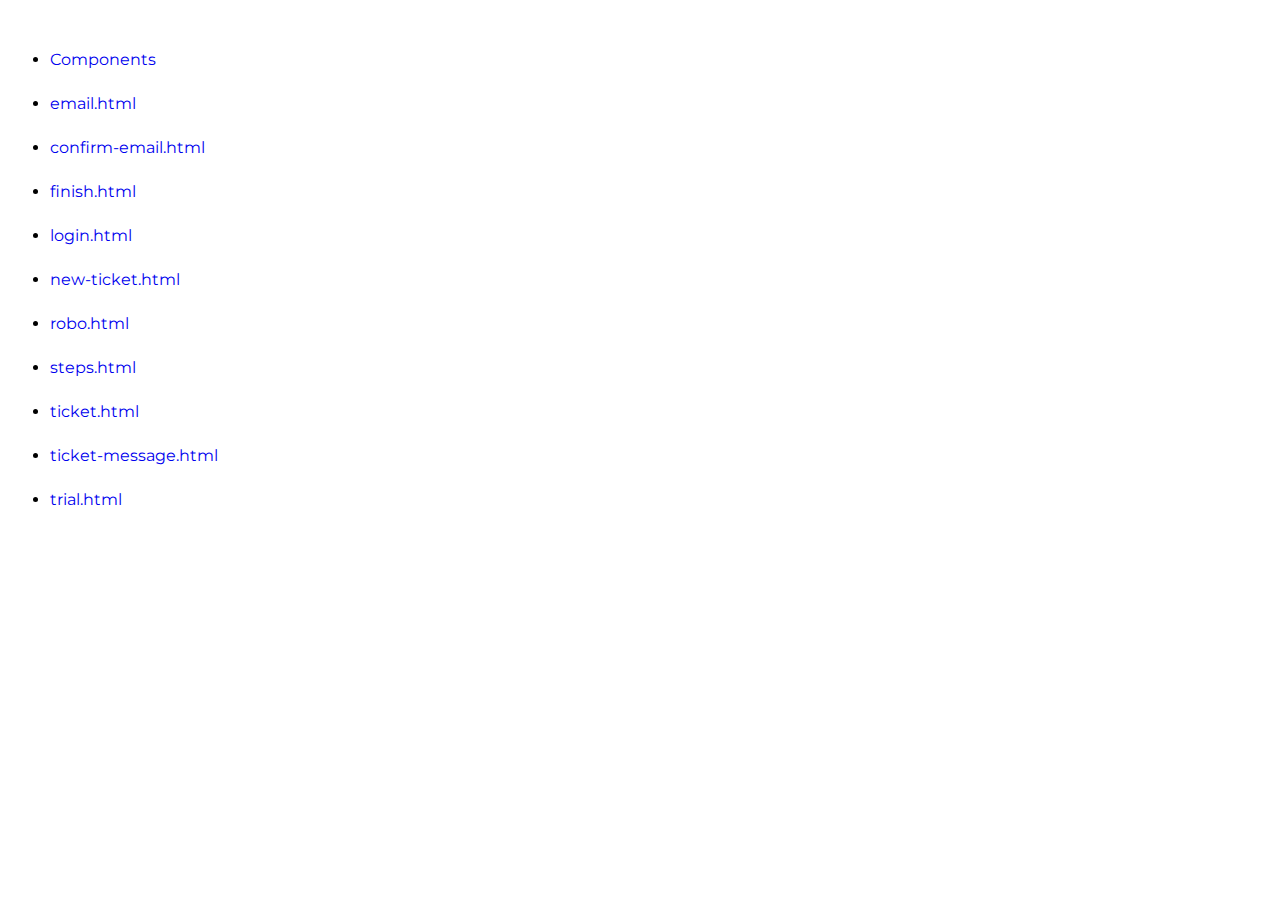
<file: index.html>
<!doctype html>
<html lang="ru">
<head>
  <meta charset="utf-8">
  <meta name="viewport" content="width=device-width, initial-scale=1.0, maximum-scale=1.0, user-scalable=no" />
  <meta http-equiv="X-UA-Compatible" content="ie=edge">
  <meta name="apple-mobile-web-app-status-bar-style" content="#222529">
  <meta name="apple-mobile-web-app-capable" content="yes">
  <meta name="msapplication-config" content="browserconfig.xml" />

  <meta name="theme-color" content="#00CF91">
  <meta name="msapplication-navbutton-color" content="#00CF91">
  <meta name="apple-mobile-web-app-capable" content="yes"/>
  <meta name="apple-mobile-web-app-status-bar-style" content="#00CF91">

  <link rel="icon" type="image/x-icon" href="favicon.ico">
  <link rel="icon" type="image/png" href="favicon.png">
  <link rel="apple-touch-icon" href="android-chrome-192x192.png">

  <link rel="preconnect" href="https://fonts.googleapis.com">
  <link rel="preconnect" href="https://fonts.gstatic.com" crossorigin>
  <link href="https://fonts.googleapis.com/css2?family=Montserrat:wght@100;200;300;400;500;600;700&display=swap" rel="stylesheet">


  <link rel="stylesheet" href="css/style.css">
  <link rel="stylesheet" href="css/responsive.css">


  <script src="js/input-mask.js"></script>
  <title>Ainox</title>
</head>
<body style="padding: 50px;background-color: #FFFFFF">

<ul>
  <li class="mb-25">
    <a href="components.html">Components</a>
  </li>
  <li class="mb-25">
    <a href="email.html">email.html</a>
  </li>
  <li class="mb-25">
    <a href="confirm-email.html">confirm-email.html</a>
  </li>
  <li class="mb-25">
    <a href="finish.html">finish.html</a>
  </li>
  <li class="mb-25">
    <a href="login.html">login.html</a>
  </li>
  <li class="mb-25">
    <a href="new-ticket.html">new-ticket.html</a>
  </li>
  <li class="mb-25">
    <a href="robo.html">robo.html</a>
  </li>
  <li class="mb-25">
    <a href="steps.html">steps.html</a>
  </li>
  <li class="mb-25">
    <a href="ticket.html">ticket.html</a>
  </li>
  <li class="mb-25">
    <a href="ticket-message.html">ticket-message.html</a>
  </li>
  <li class="mb-25">
    <a href="trial.html">trial.html</a>
  </li>
</ul>

<script src="js/mask-data.js"></script>
<script src="js/fastfront.js"></script>
<script src="js/main.js"></script>
</body>
</html>
</file>
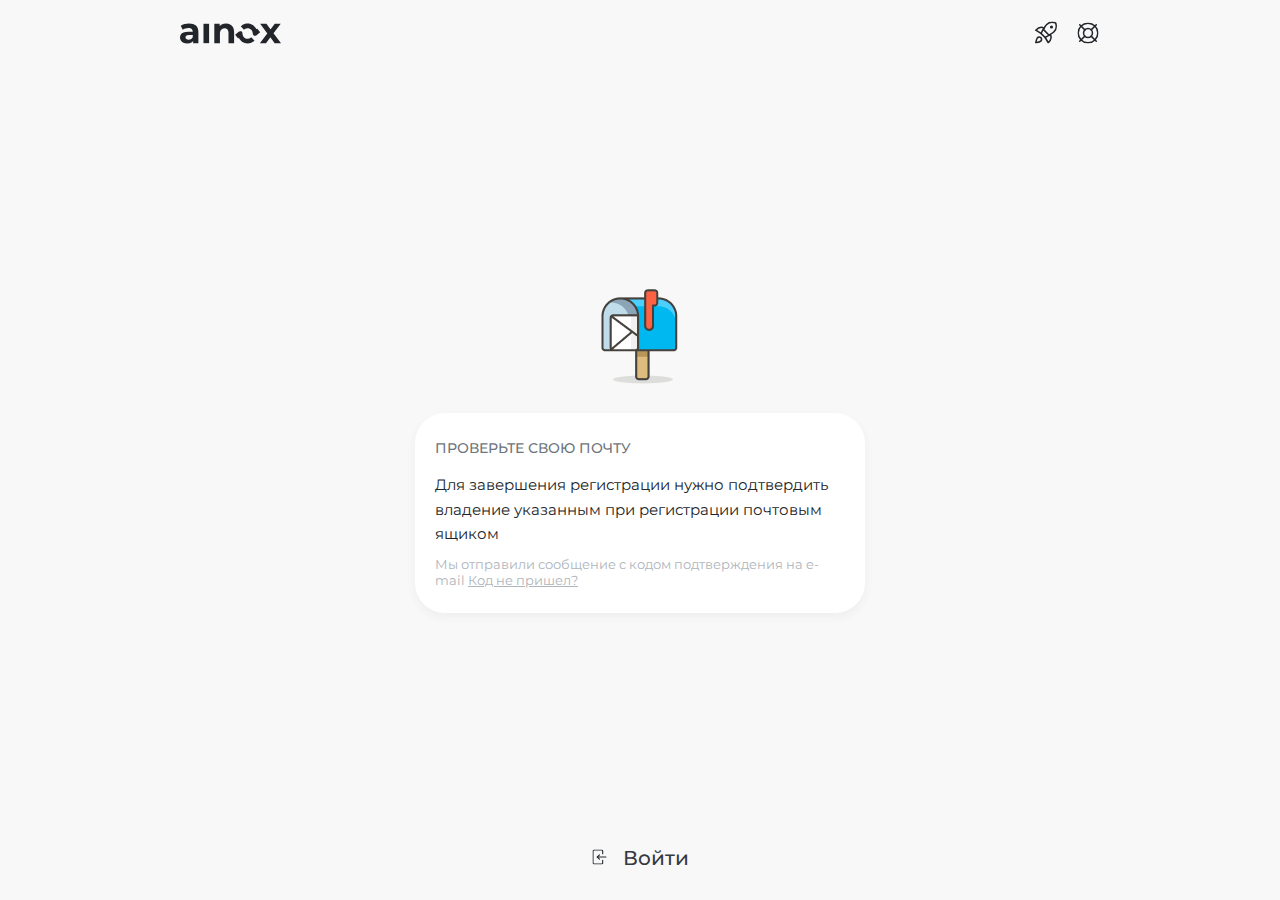
<file: confirm-email.html>
<!doctype html>
<html lang="ru">
<head>
  <meta charset="utf-8">
  <meta name="viewport" content="width=device-width, initial-scale=1.0, maximum-scale=1.0, user-scalable=no" />
  <meta http-equiv="X-UA-Compatible" content="ie=edge">
  <meta name="theme-color" content="#00CF91">
  <meta name="msapplication-navbutton-color" content="#00CF91">
  <meta name="apple-mobile-web-app-capable" content="yes"/>
  <meta name="apple-mobile-web-app-status-bar-style" content="#00CF91">

  <link rel="preconnect" href="https://fonts.googleapis.com">
  <link rel="preconnect" href="https://fonts.gstatic.com" crossorigin>
  <link href="https://fonts.googleapis.com/css2?family=Montserrat:wght@100;200;300;400;500;600;700&display=swap"
        rel="stylesheet">


  <link rel="stylesheet" href="css/style.css">
  <link rel="stylesheet" href="css/responsive.css">


  <script src="js/input-mask.js"></script>
  <title>Email</title>
</head>
<body>


<nav class="navbar">
  <div class="navbar-content">
    <a href="index.html">
      <img src="assets/images/logo-site.svg" alt="logo site">
    </a>


    <div class="navbar-usr-info">
      <a href="#">
        <div class="rocket-icon">
          <img src="assets/icons/rocket.svg" alt="rocket" class="rocket-icon-green">
          <img src="assets/icons/rocket-black.svg" alt="rocket" class="rocket-icon-black">
        </div>
      </a>

      <div class="profile-dropdowns">
        <div class="profile-dropdowns-icon">
          <i class="icon" data-name="help"></i>
        </div>
        <div class="profile-dropdowns-toggle">
          <div class="profile-dropdowns-toggle-title">Справочная информация</div>
          <a href="#" class="profile-dropdowns-toggle-item">
            <img src="assets/icons/energi.svg" alt="energi" class="profile-dropdowns-toggle-icon">
            Мастер быстрой настройки
          </a>
          <a href="#" class="profile-dropdowns-toggle-item">
            <img src="assets/icons/book.svg" alt="book" class="profile-dropdowns-toggle-icon">
            База знаний Ainox
          </a>
          <div class="profile-dropdowns-toggle-title">Справочная информация</div>
          <a href="#" class="profile-dropdowns-toggle-item">
            <img src="assets/icons/send-message.svg" alt="book" class="profile-dropdowns-toggle-icon">
            Поддержка в Telegram
          </a>
          <a href="ticket-message.html" class="profile-dropdowns-toggle-item">
            <img src="assets/icons/help.svg" alt="help" class="profile-dropdowns-toggle-icon">
            Диалоги с поддержкой
          </a>
          <a href="new-ticket.html" class="menu-btn">
            <button class="btn-black">
              <img src="assets/icons/quation.svg" alt="quation" class="profile-dropdowns-toggle-icon">
              Создать обращение
            </button>
          </a>
        </div>
      </div>

    </div>
  </div>
</nav>






<div class="email emaile">

      <div class="email-box emaile-box">
        <div class="image">
          <img src="assets/images/email.png" alt="email">
        </div>
        <div class="wrapper">
          <h3 class="email-box-title">Проверьте свою почту</h3>
          <p class="email-box-subtitle">
            Для завершения регистрации нужно подтвердить владение указанным при регистрации почтовым ящиком
          </p>
          <p class="email-change-kod emaile-box-change">
            Мы отправили сообщение с кодом подтверждения на e-mail
            <a href="#"> Код не пришел?</a>
          </p>
        </div>
        <a href="steps.html" class="register-now sign-emaile">
          <img src="assets/icons/exit-black.svg" alt="exit">
          Войти
        </a>
      </div>


    </div>


<div class="modal-delete-account">
  <div class="modal-delete-account-body"></div>
  <div class="modal-form">
    <h2 class="modal-form-heading">Подтвердите удаление аккаунта</h2>
    <p class="modal-form-title">Все данные об аккаунте будут незамедлительно удалены. Восстановление не возможно.</p>
    <div class="wrapper wrapper-modal-form">
      <span>Подтвердите удаление</span>
      <div class="switch-modal">
        <label class="def-switch">
          <input type="checkbox">
          <span></span>
        </label>
        <p>Подтверждаю удаление аккаунта без возможности восстановления.</p>
      </div>
      <div class="switch-modal switch-modal-mobile">
        <p>Подтверждаю удаление аккаунта без возможности восстановления.</p>
        <label class="def-switch">
          <input type="checkbox">
          <span></span>
        </label>
      </div>
    </div>
    <div class="modal-buttons">
      <button class="close-modal">
        <img src="assets/icons/X.svg" alt="X">
        Отмена
      </button>
      <button class="btn-delete">
        Удалить аккаунт
      </button>
    </div>
  </div>
</div>

<script src="js/mask-data.js"></script>
<script src="js/main.js"></script>
</body>
</html>
</file>
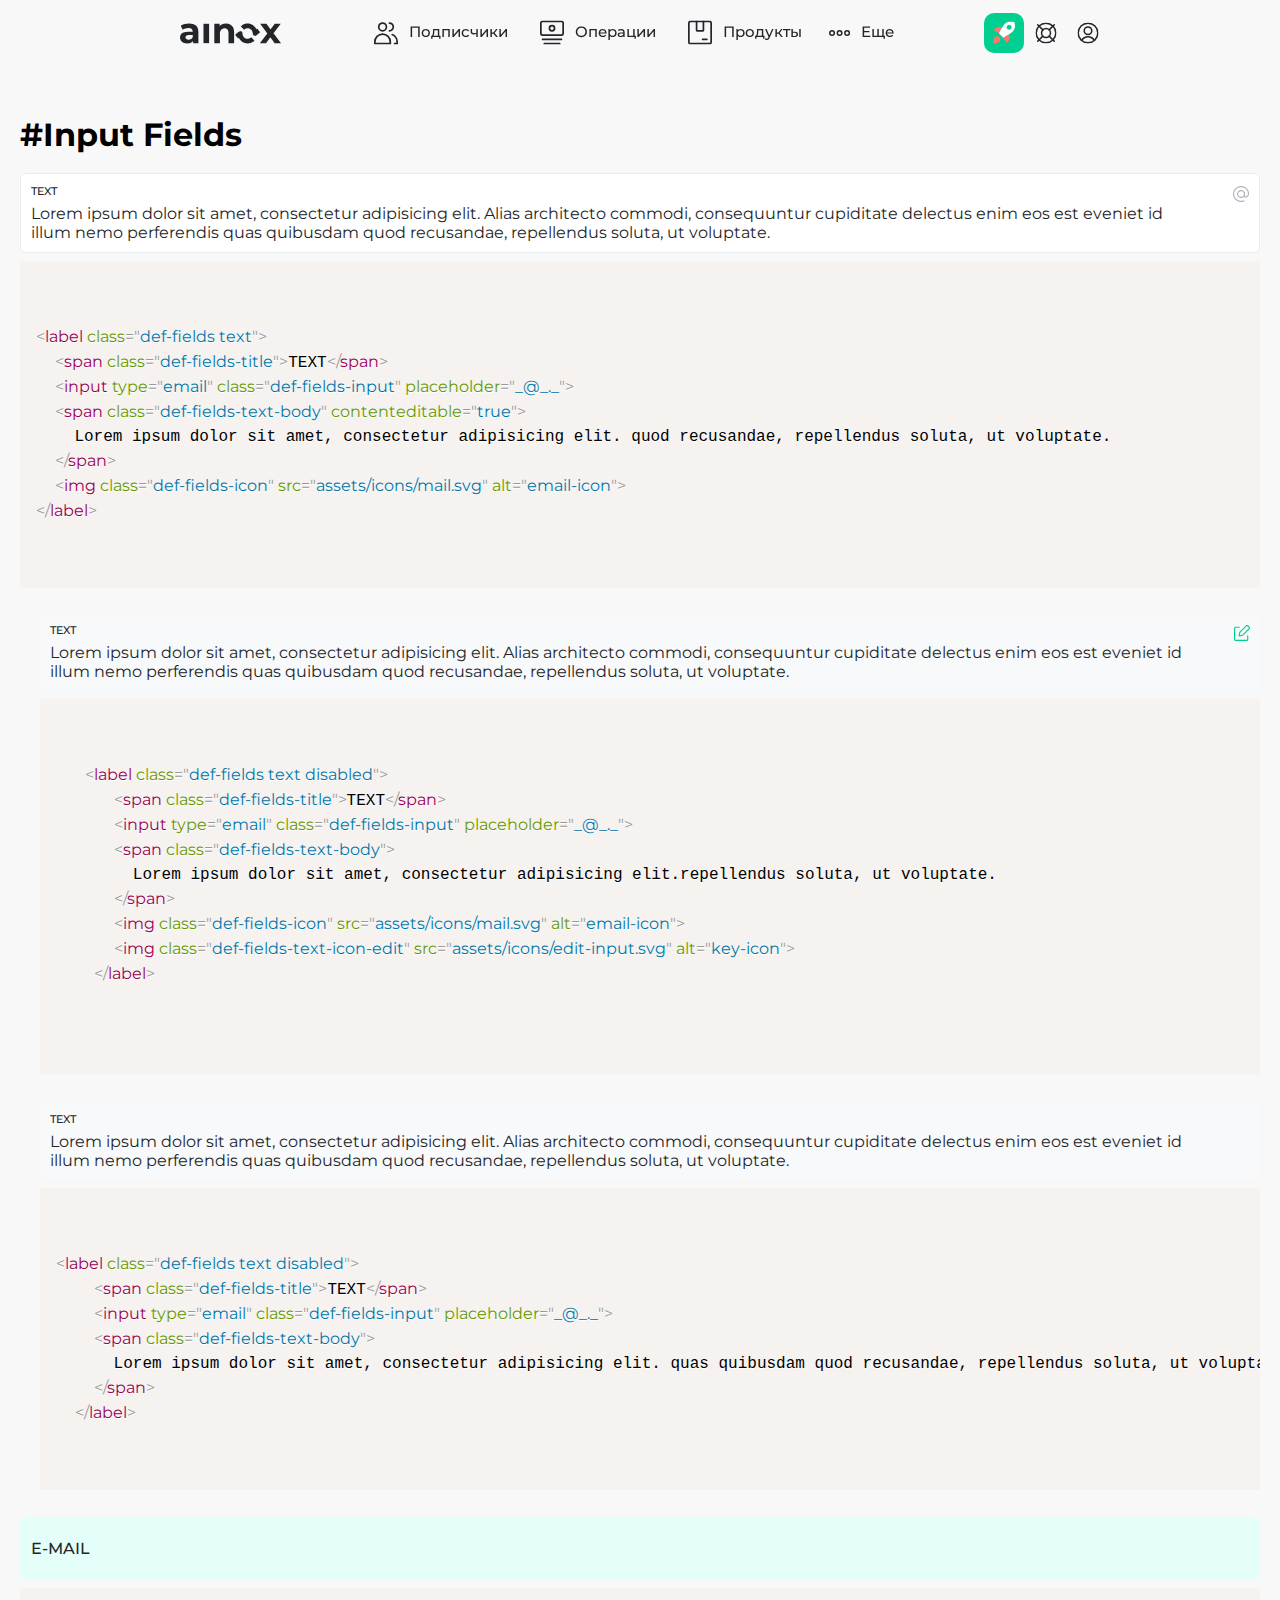
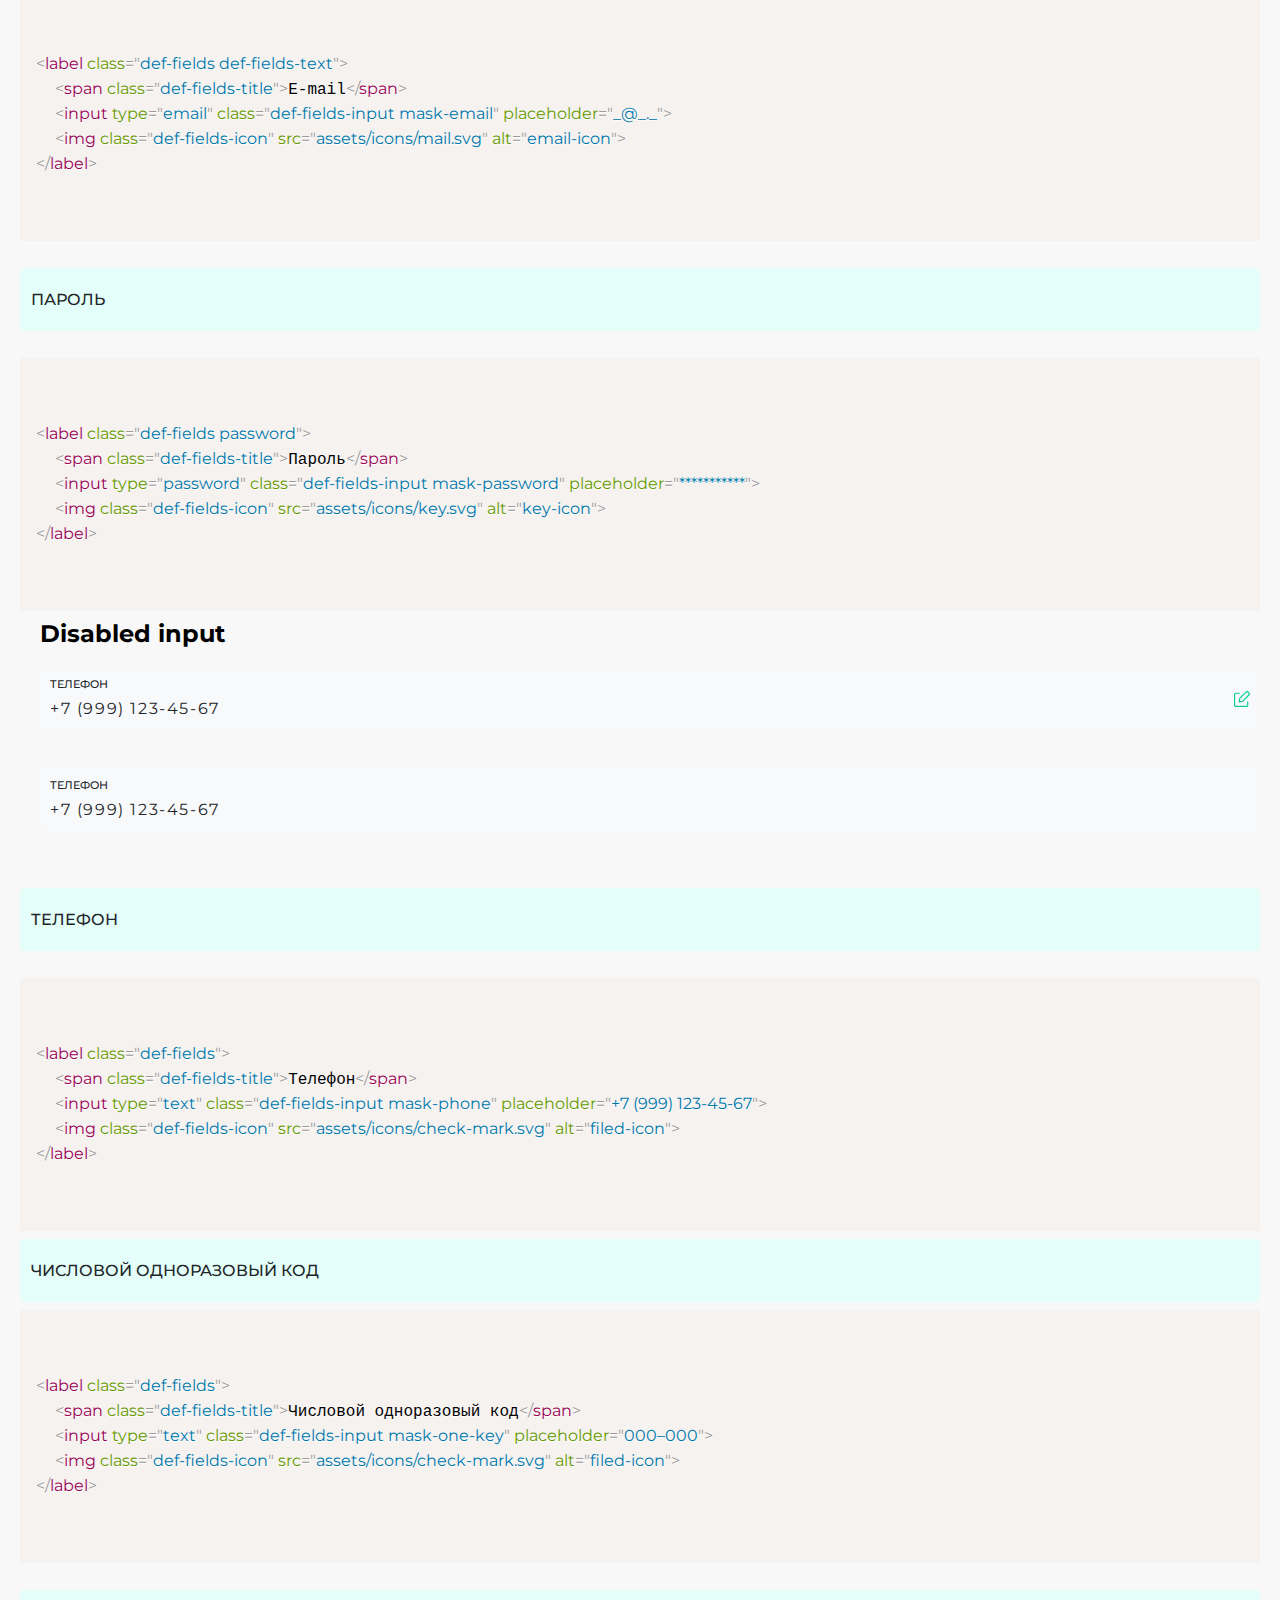
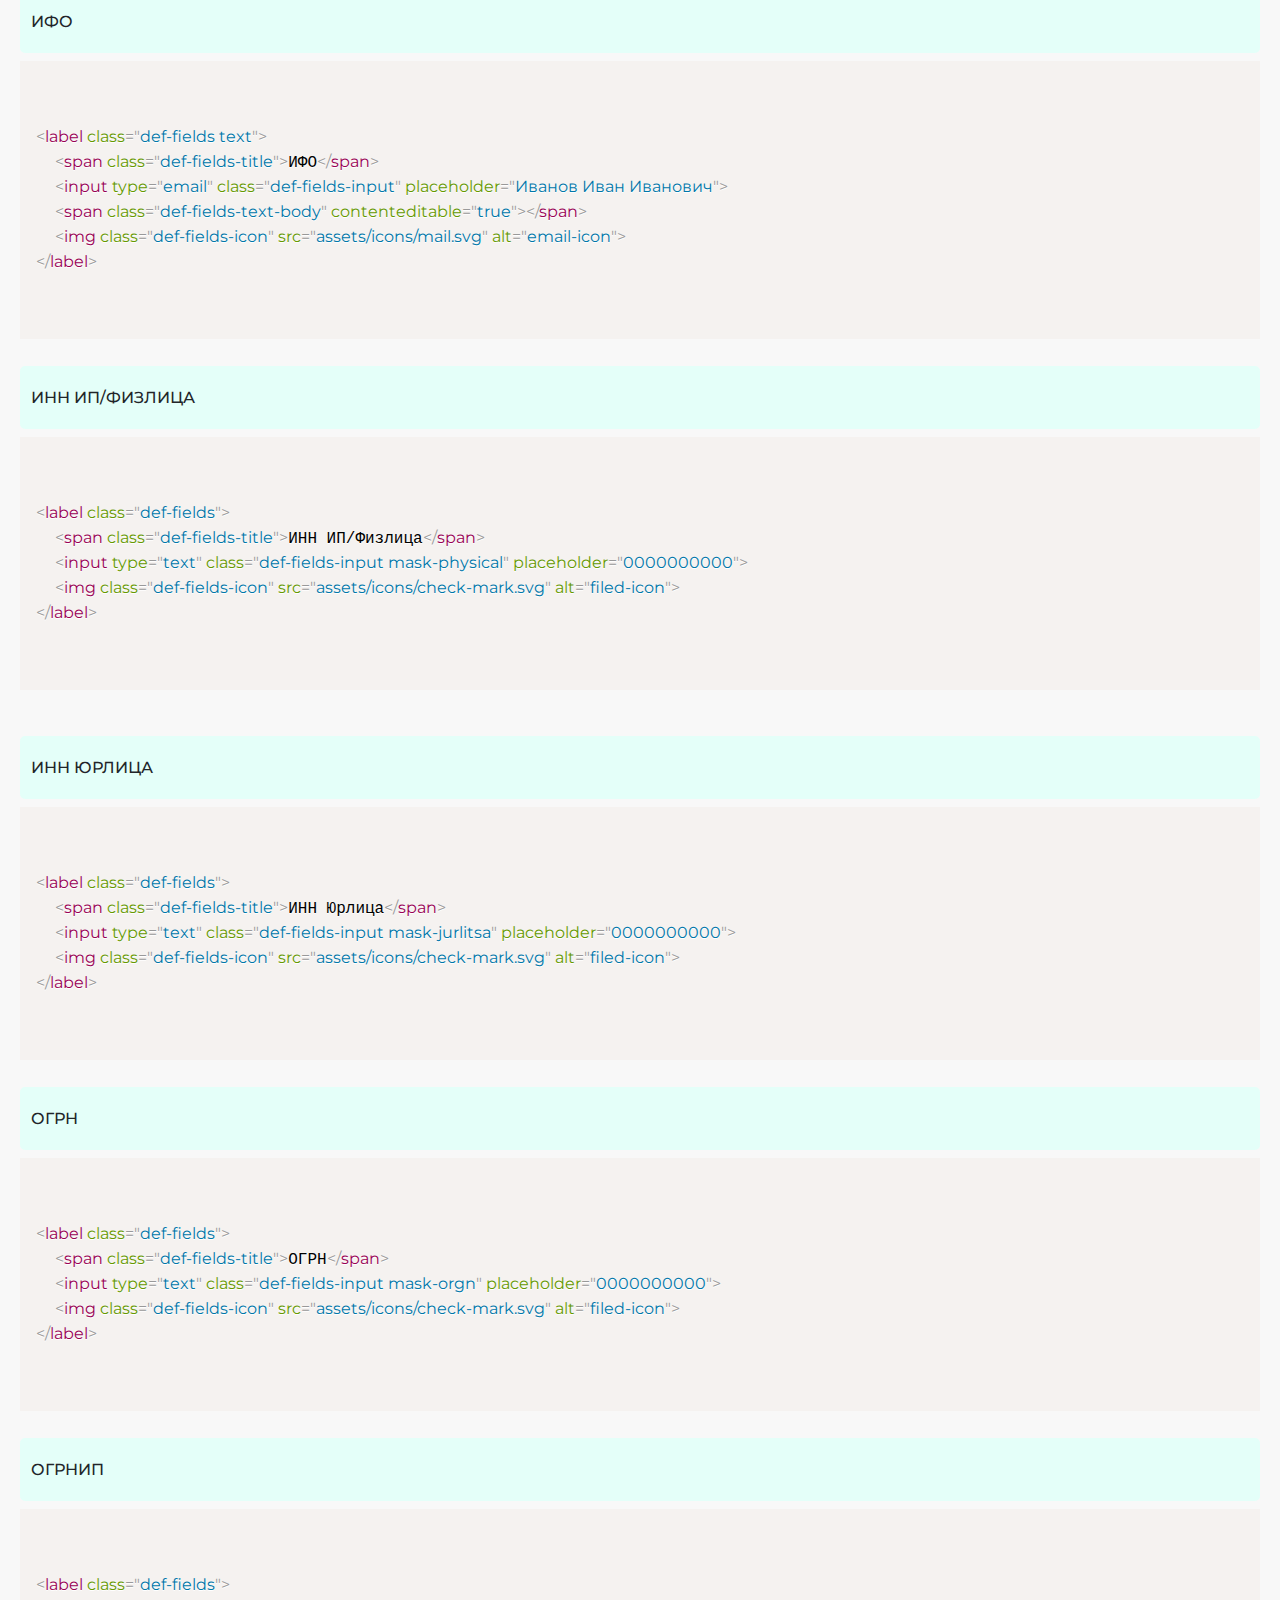
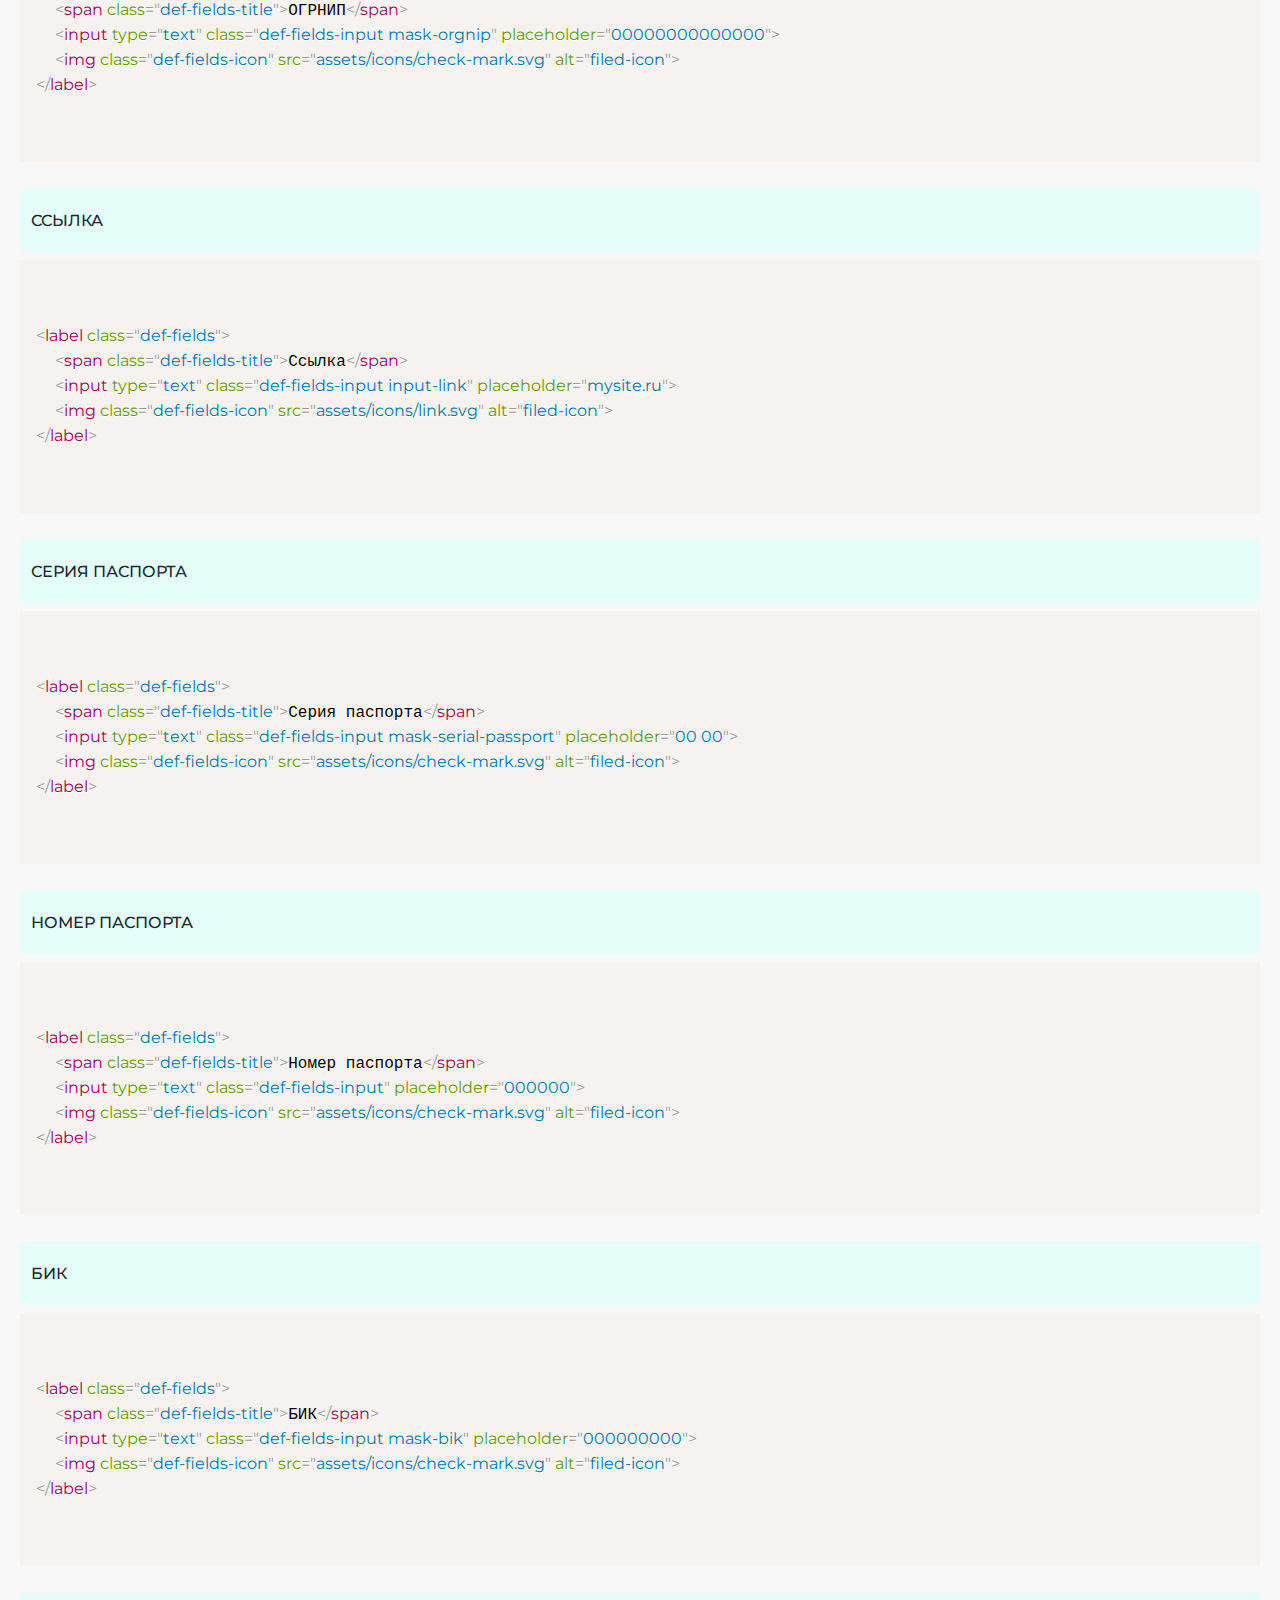
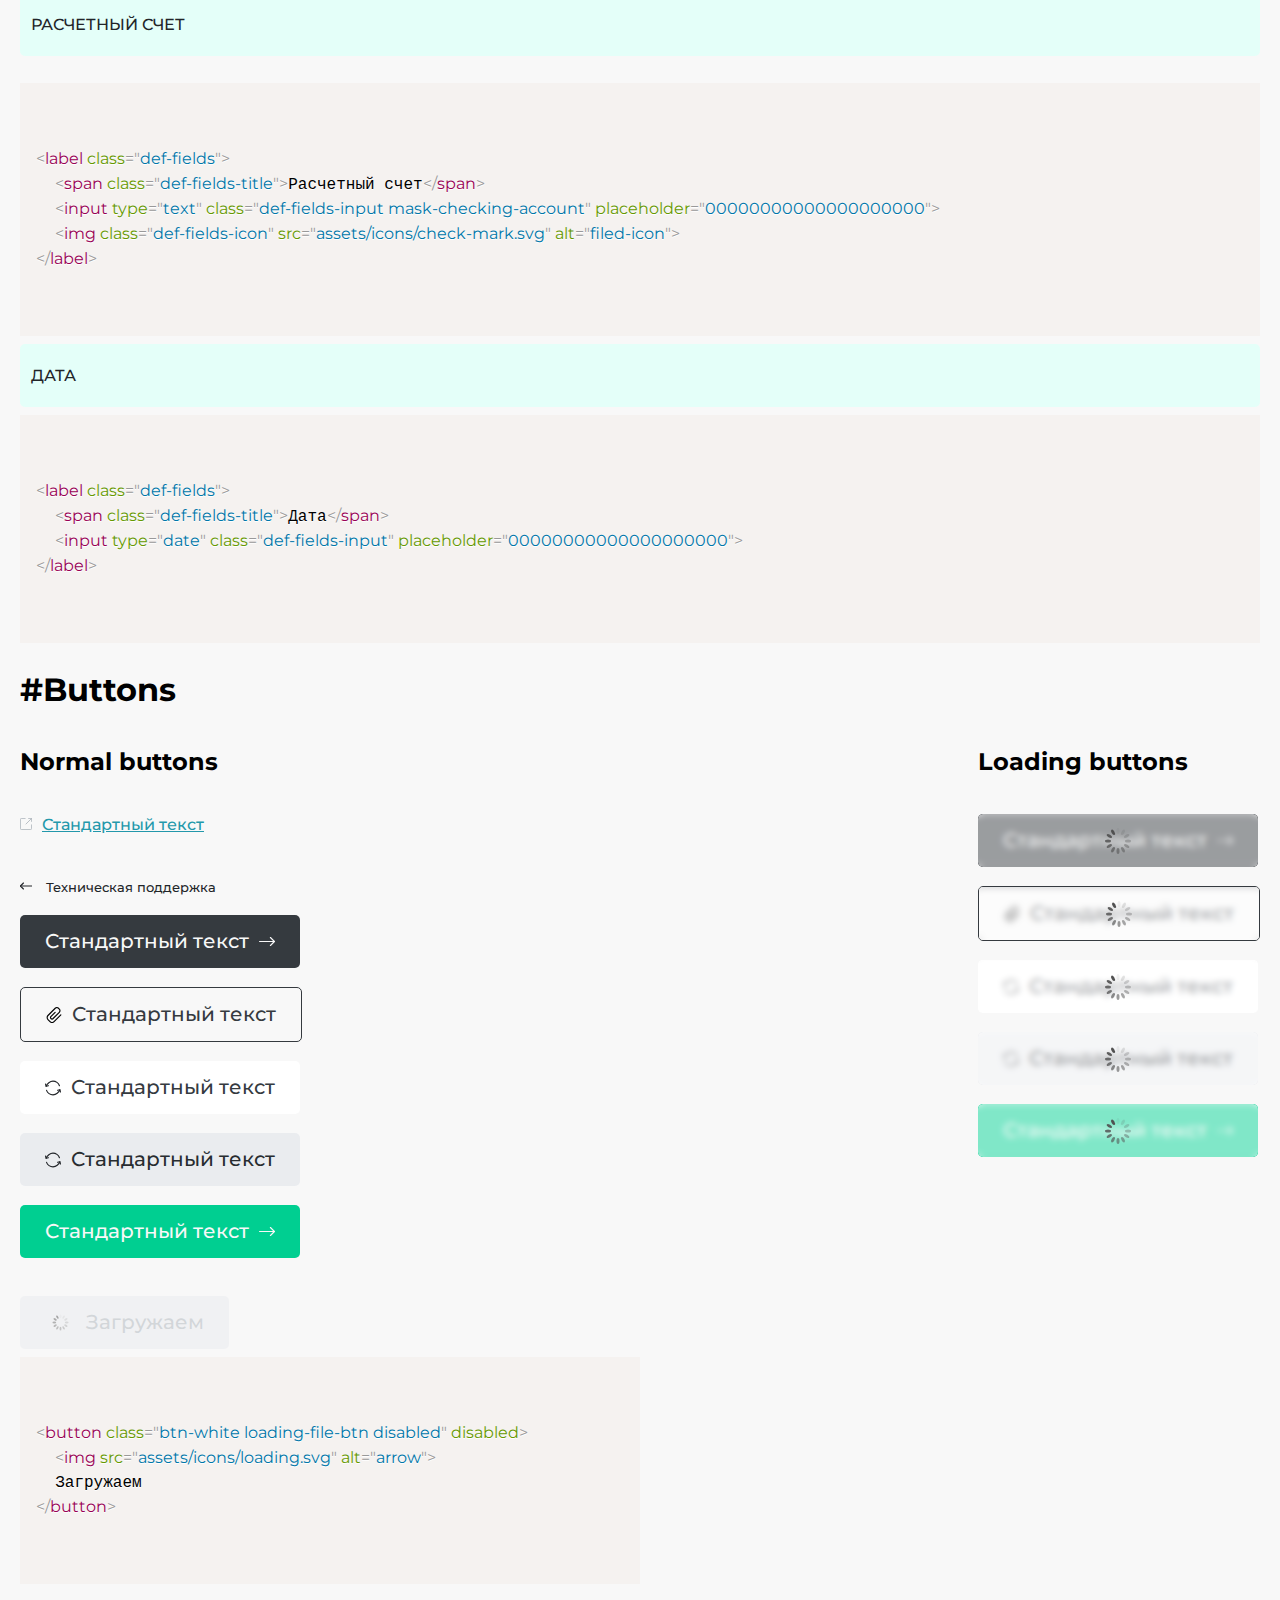
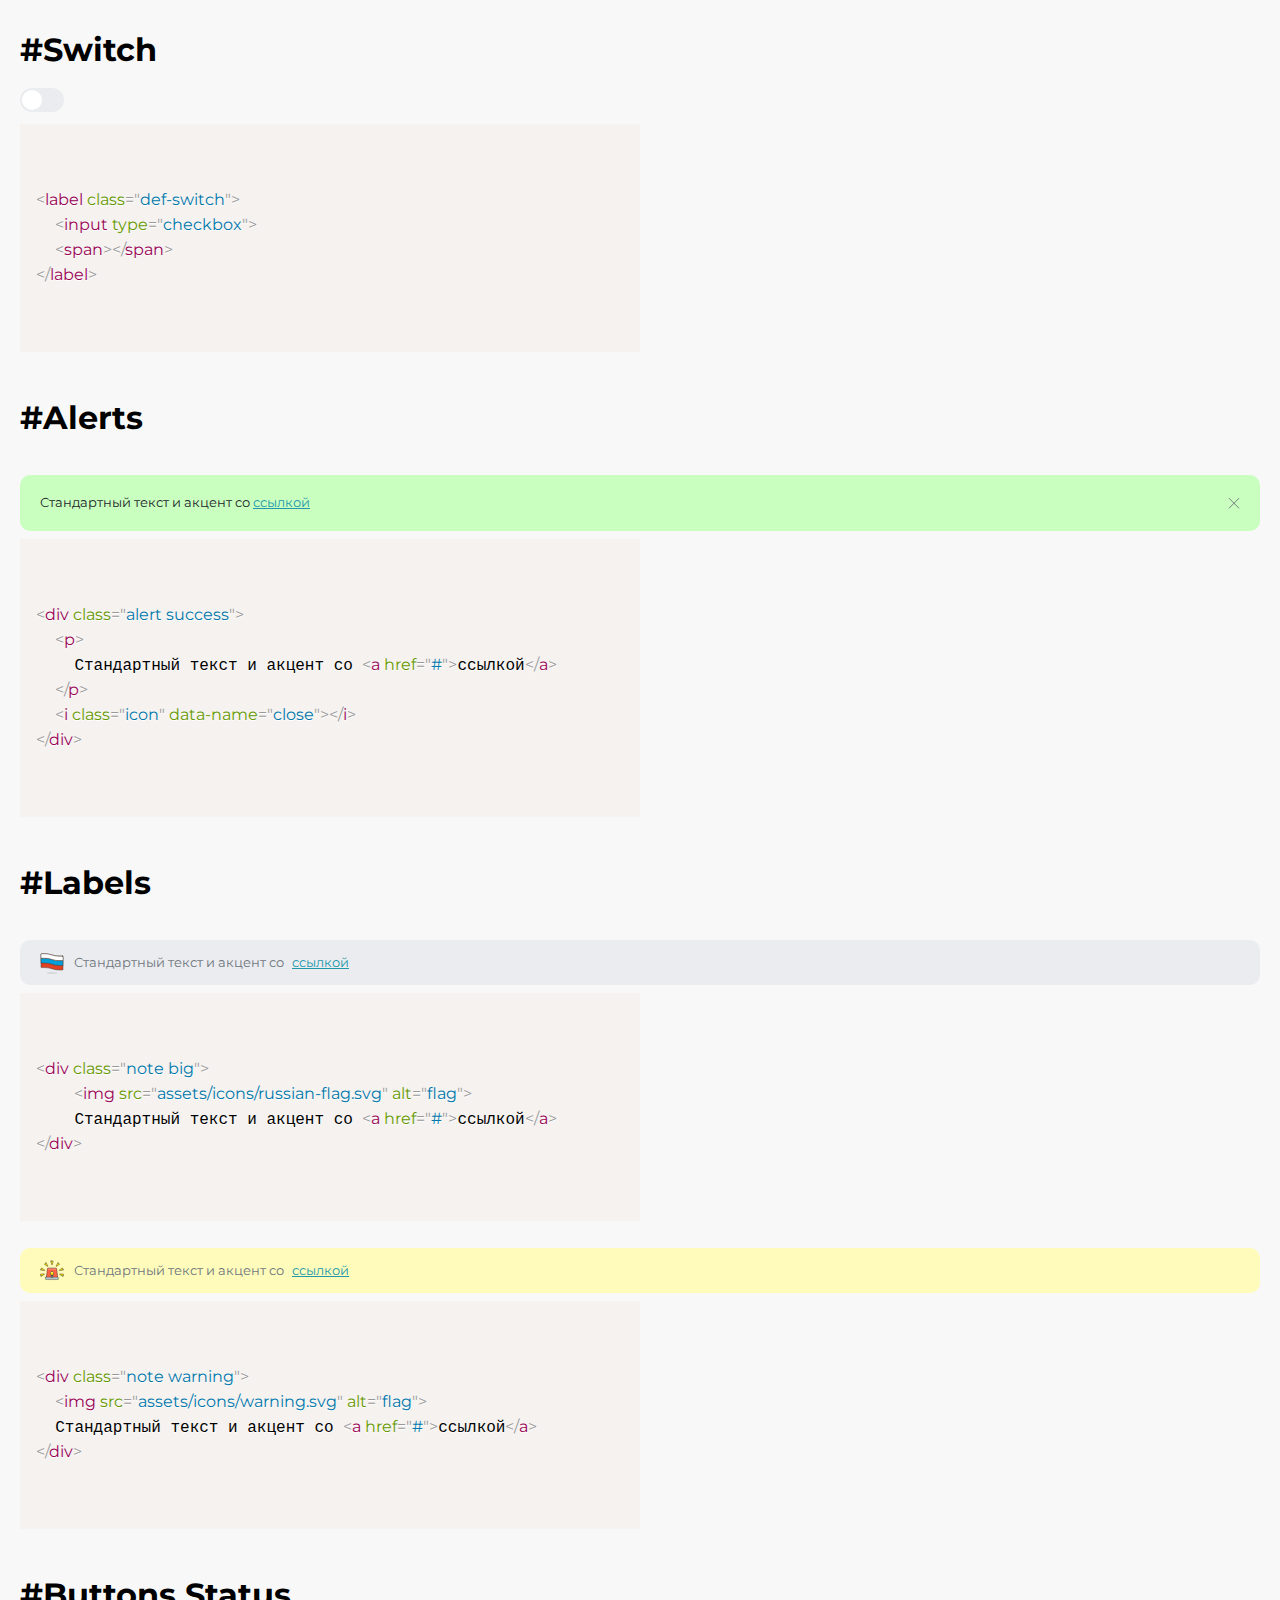
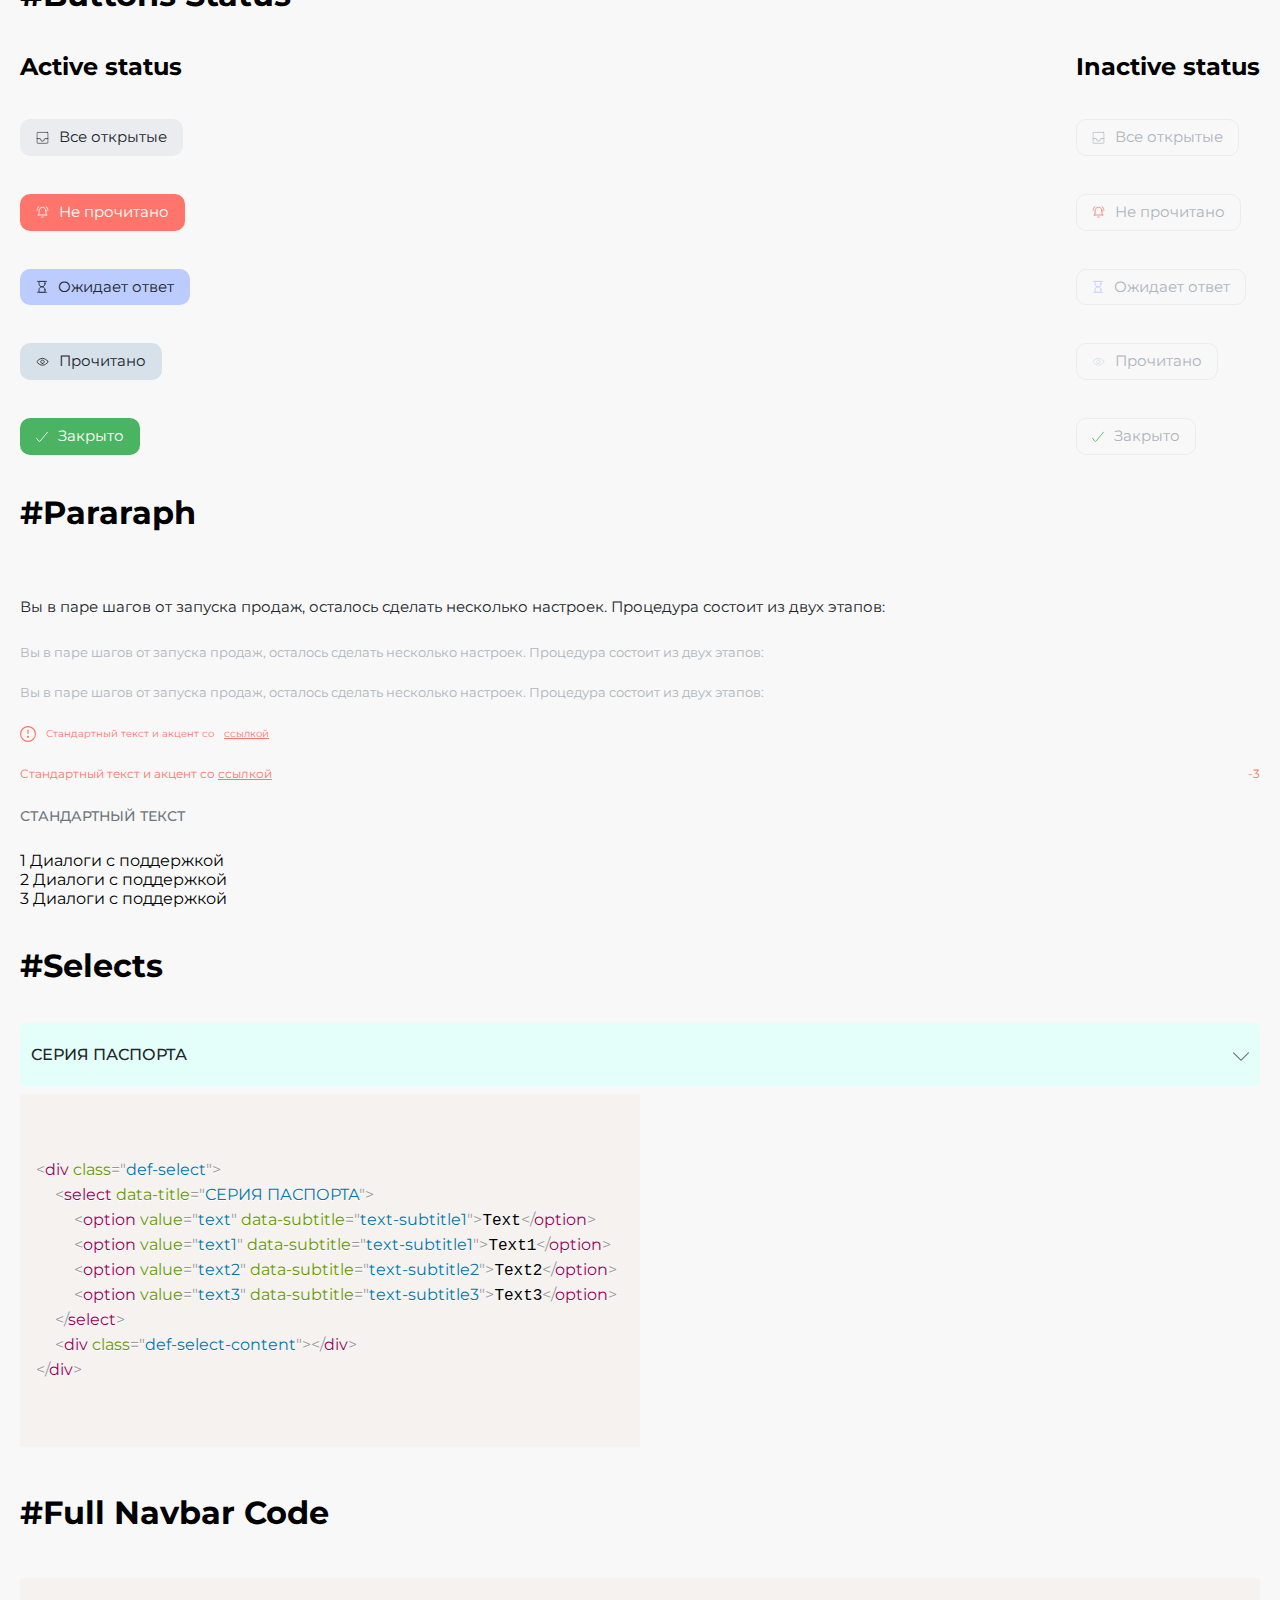
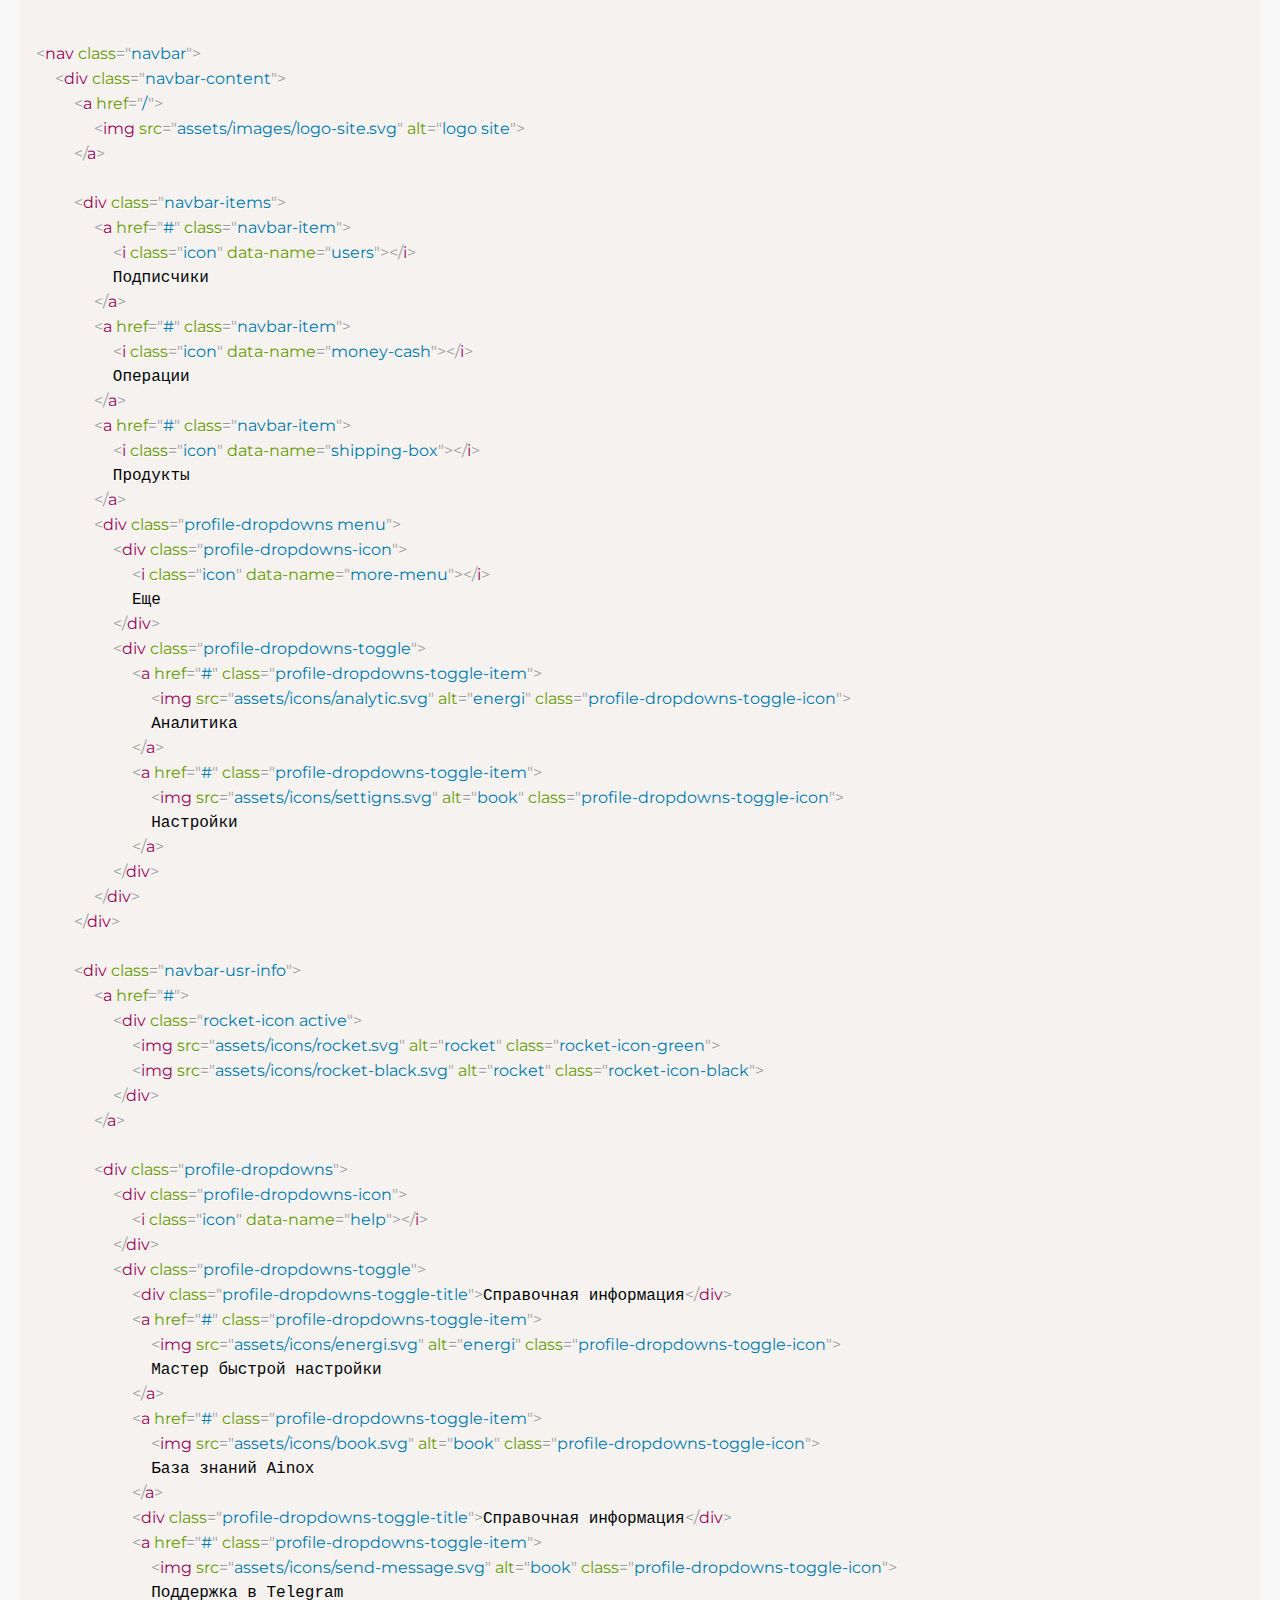
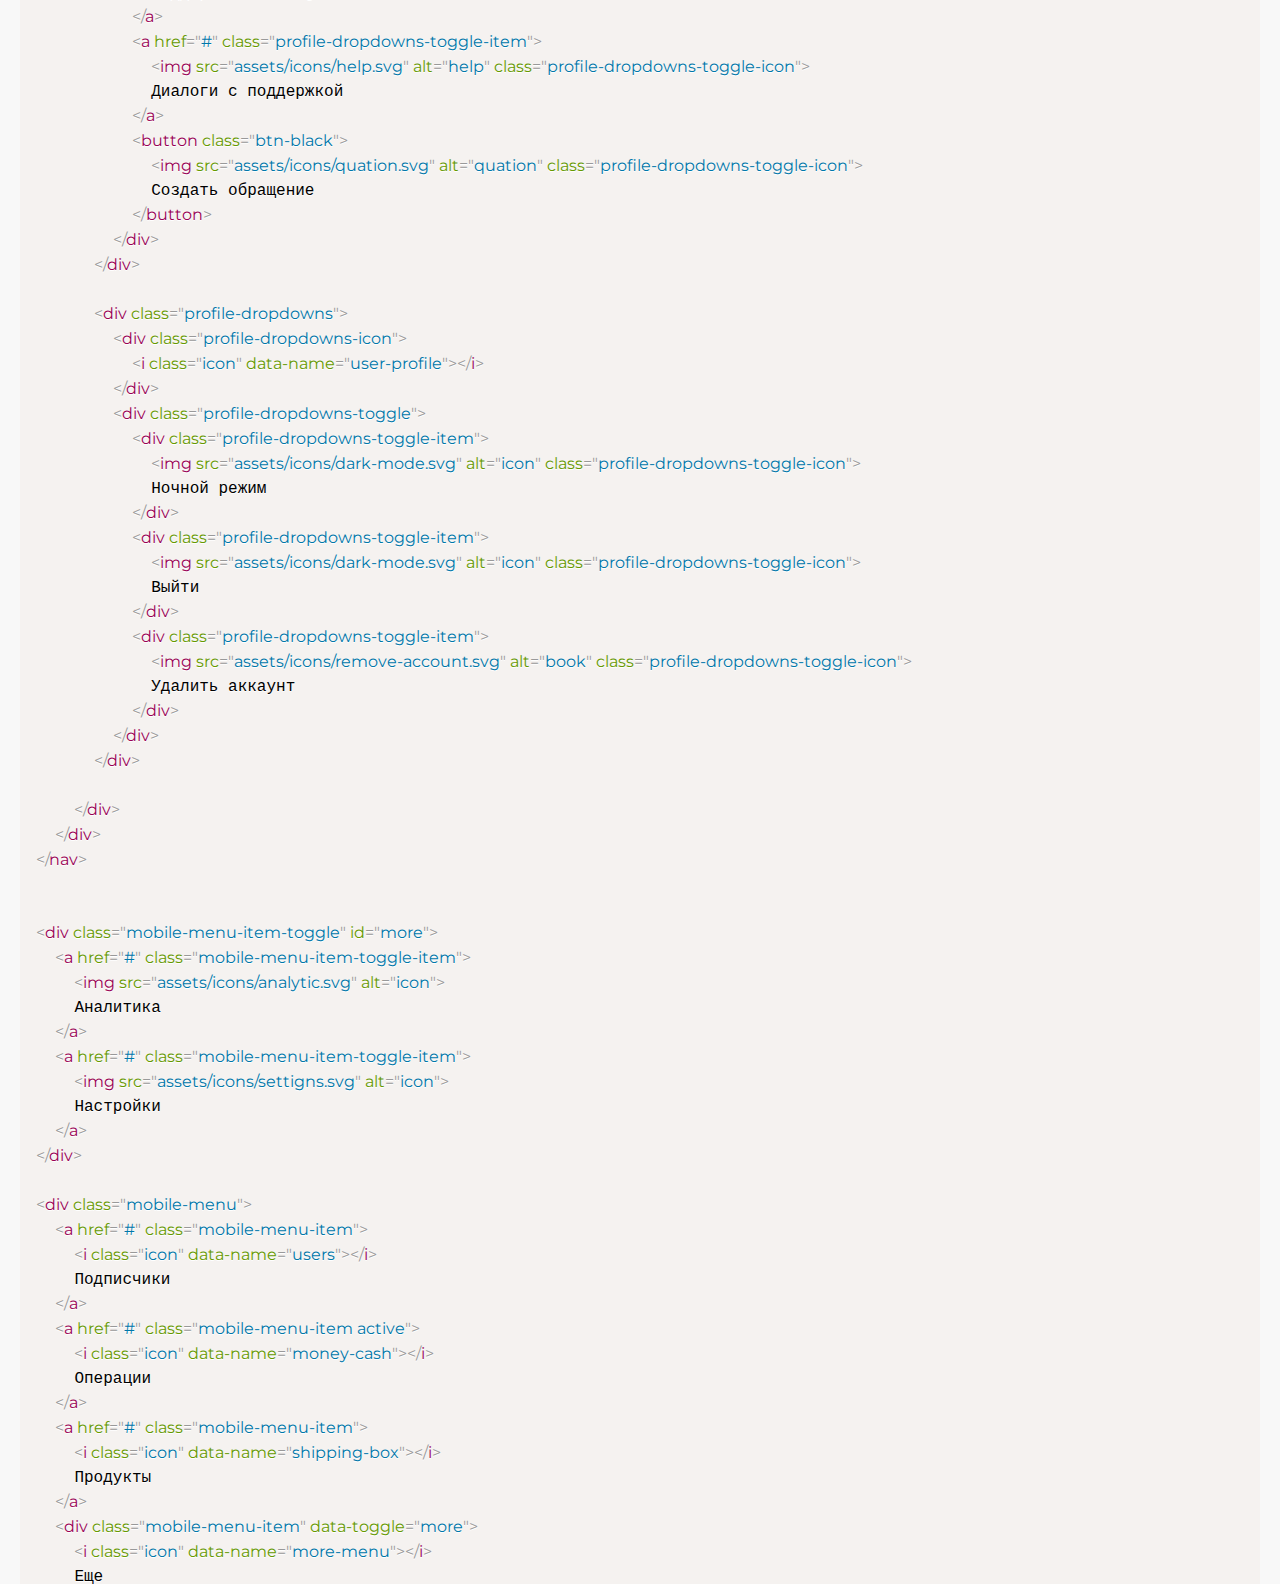
<file: copmonet.html>
<!doctype html>
<html lang="ru">
<head>
  <meta charset="utf-8">
  <meta name="viewport" content="width=device-width, initial-scale=1, viewport-fit=cover">
  <meta http-equiv="X-UA-Compatible" content="ie=edge">

  <link rel="preconnect" href="https://fonts.googleapis.com">
  <link rel="preconnect" href="https://fonts.gstatic.com" crossorigin>
  <link href="https://fonts.googleapis.com/css2?family=Montserrat:wght@100;200;300;400;500;600;700&display=swap" rel="stylesheet">


  <link rel="stylesheet" href="css/style.css">
  <link rel="stylesheet" href="css/responsive.css">
  <link rel="stylesheet" href="for-component-html/prism.css">


  <script src="js/input-mask.js"></script>
  <script src="for-component-html/prism.js"></script>
  <title>Components</title>


  <style>
    .button-row{
        display: flex;
        justify-content: space-between;
        flex-wrap: wrap;
    }

  </style>


</head>
<body style="padding: 20px 20px 100px;">


<br><br><br><br><br>
<nav class="navbar">
  <div class="navbar-content">
    <a href="/">
      <img src="assets/images/logo-site.svg" alt="logo site">
    </a>

    <div class="navbar-items">
      <a href="#" class="navbar-item">
        <i class="icon" data-name="users"></i>
        Подписчики
      </a>
      <a href="#" class="navbar-item">
        <i class="icon" data-name="money-cash"></i>
        Операции
      </a>
      <a href="#" class="navbar-item">
        <i class="icon" data-name="shipping-box"></i>
        Продукты
      </a>
      <div class="profile-dropdowns menu">
        <div class="profile-dropdowns-icon">
          <i class="icon" data-name="more-menu"></i>
          Еще
        </div>
        <div class="profile-dropdowns-toggle">
          <a href="#" class="profile-dropdowns-toggle-item">
            <img src="assets/icons/analytic.svg" alt="energi" class="profile-dropdowns-toggle-icon">
            Аналитика
          </a>
          <a href="#" class="profile-dropdowns-toggle-item">
            <img src="assets/icons/settigns.svg" alt="book" class="profile-dropdowns-toggle-icon">
            Настройки
          </a>
        </div>
      </div>
    </div>

    <div class="navbar-usr-info">
      <a href="#">
        <div class="rocket-icon active">
          <img src="assets/icons/rocket.svg" alt="rocket" class="rocket-icon-green">
          <img src="assets/icons/rocket-black.svg" alt="rocket" class="rocket-icon-black">
        </div>
      </a>

      <div class="profile-dropdowns">
        <div class="profile-dropdowns-icon">
          <i class="icon" data-name="help"></i>
        </div>
        <div class="profile-dropdowns-toggle">
          <div class="profile-dropdowns-toggle-title">Справочная информация</div>
          <a href="#" class="profile-dropdowns-toggle-item">
            <img src="assets/icons/energi.svg" alt="energi" class="profile-dropdowns-toggle-icon">
            Мастер быстрой настройки
          </a>
          <a href="#" class="profile-dropdowns-toggle-item">
            <img src="assets/icons/book.svg" alt="book" class="profile-dropdowns-toggle-icon">
            База знаний Ainox
          </a>
          <div class="profile-dropdowns-toggle-title">Справочная информация</div>
          <a href="#" class="profile-dropdowns-toggle-item">
            <img src="assets/icons/send-message.svg" alt="book" class="profile-dropdowns-toggle-icon">
            Поддержка в Telegram
          </a>
          <a href="#" class="profile-dropdowns-toggle-item">
            <img src="assets/icons/help.svg" alt="help" class="profile-dropdowns-toggle-icon">
            Диалоги с поддержкой
          </a>
          <button class="btn-black">
            <img src="assets/icons/quation.svg" alt="quation" class="profile-dropdowns-toggle-icon">
            Создать обращение
          </button>
        </div>
      </div>

      <div class="profile-dropdowns">
        <div class="profile-dropdowns-icon">
          <i class="icon" data-name="user-profile"></i>
        </div>
        <div class="profile-dropdowns-toggle">
          <div class="profile-dropdowns-toggle-item">
            <img src="assets/icons/dark-mode.svg" alt="icon" class="profile-dropdowns-toggle-icon">
            Ночной режим
          </div>
          <div class="profile-dropdowns-toggle-item">
            <img src="assets/icons/dark-mode.svg" alt="icon" class="profile-dropdowns-toggle-icon">
            Выйти
          </div>
          <div class="profile-dropdowns-toggle-item">
            <img src="assets/icons/remove-account.svg" alt="book" class="profile-dropdowns-toggle-icon">
            Удалить аккаунт
          </div>
        </div>
      </div>

    </div>
  </div>
</nav>


<div class="mobile-menu-item-toggle" id="more">
  <a href="#" class="mobile-menu-item-toggle-item">
    <img src="assets/icons/analytic.svg" alt="icon">
    Аналитика
  </a>
  <a href="#" class="mobile-menu-item-toggle-item">
    <img src="assets/icons/settigns.svg" alt="icon">
    Настройки
  </a>
</div>

<div class="mobile-menu">
  <a href="#" class="mobile-menu-item">
    <i class="icon" data-name="users"></i>
    Подписчики
  </a>
  <a href="#" class="mobile-menu-item active">
    <i class="icon" data-name="money-cash"></i>
    Операции
  </a>
  <a href="#" class="mobile-menu-item">
    <i class="icon" data-name="shipping-box"></i>
    Продукты
  </a>
  <div class="mobile-menu-item" data-toggle="more">
    <i class="icon" data-name="more-menu"></i>
    Еще
  </div>
</div>


<h1>#Input Fields</h1>
<br>

<label class="def-fields text">
  <span class="def-fields-title">TEXT</span>
  <input type="email" class="def-fields-input" placeholder="_@_._">
  <span class="def-fields-text-body" contenteditable="true">
    Lorem ipsum dolor sit amet, consectetur adipisicing elit. Alias architecto commodi, consequuntur cupiditate delectus enim eos est eveniet id illum nemo perferendis quas quibusdam quod recusandae, repellendus soluta, ut voluptate.
  </span>
  <img class="def-fields-icon" src="assets/icons/mail.svg" alt="email-icon">
</label>

<pre>
  <code class="language-html">
    <xmp>
<label class="def-fields text">
  <span class="def-fields-title">TEXT</span>
  <input type="email" class="def-fields-input" placeholder="_@_._">
  <span class="def-fields-text-body" contenteditable="true">
    Lorem ipsum dolor sit amet, consectetur adipisicing elit. quod recusandae, repellendus soluta, ut voluptate.
  </span>
  <img class="def-fields-icon" src="assets/icons/mail.svg" alt="email-icon">
</label>
    </xmp>
  </code>
</pre>

<div class="ps-20 mt-25">
  <label class="def-fields text disabled">
    <span class="def-fields-title">TEXT</span>
    <input type="email" class="def-fields-input" placeholder="_@_._">
    <span class="def-fields-text-body">
      Lorem ipsum dolor sit amet, consectetur adipisicing elit. Alias architecto commodi, consequuntur cupiditate delectus enim eos est eveniet id illum nemo perferendis quas quibusdam quod recusandae, repellendus soluta, ut voluptate.
    </span>
    <img class="def-fields-icon" src="assets/icons/mail.svg" alt="email-icon">
    <img class="def-fields-text-icon-edit" src="assets/icons/edit-input.svg" alt="key-icon">
  </label>
  <pre>
    <code class="language-html">
      <xmp>
   <label class="def-fields text disabled">
      <span class="def-fields-title">TEXT</span>
      <input type="email" class="def-fields-input" placeholder="_@_._">
      <span class="def-fields-text-body">
        Lorem ipsum dolor sit amet, consectetur adipisicing elit.repellendus soluta, ut voluptate.
      </span>
      <img class="def-fields-icon" src="assets/icons/mail.svg" alt="email-icon">
      <img class="def-fields-text-icon-edit" src="assets/icons/edit-input.svg" alt="key-icon">
    </label>
      </xmp>
    </code>
  </pre>
  <br>
  <label class="def-fields text disabled">
    <span class="def-fields-title">TEXT</span>
    <input type="email" class="def-fields-input" placeholder="_@_._">
    <span class="def-fields-text-body">
      Lorem ipsum dolor sit amet, consectetur adipisicing elit. Alias architecto commodi, consequuntur cupiditate delectus enim eos est eveniet id illum nemo perferendis quas quibusdam quod recusandae, repellendus soluta, ut voluptate.
    </span>
  </label>
  <pre>
  <code class="language-html">
    <xmp>
<label class="def-fields text disabled">
    <span class="def-fields-title">TEXT</span>
    <input type="email" class="def-fields-input" placeholder="_@_._">
    <span class="def-fields-text-body">
      Lorem ipsum dolor sit amet, consectetur adipisicing elit. quas quibusdam quod recusandae, repellendus soluta, ut voluptate.
    </span>
  </label>
    </xmp>
  </code>
</pre>
</div>

<br>

<label class="def-fields def-fields-text">
  <span class="def-fields-title">E-mail</span>
  <input type="email" class="def-fields-input mask-email" placeholder="_@_._">
  <img class="def-fields-icon" src="assets/icons/mail.svg" alt="email-icon">
</label>
<pre>
  <code class="language-html">
    <xmp>
<label class="def-fields def-fields-text">
  <span class="def-fields-title">E-mail</span>
  <input type="email" class="def-fields-input mask-email" placeholder="_@_._">
  <img class="def-fields-icon" src="assets/icons/mail.svg" alt="email-icon">
</label>
    </xmp>
  </code>
</pre>


<br>

<label class="def-fields password">
  <span class="def-fields-title">Пароль</span>
  <input type="password" class="def-fields-input mask-password" placeholder="***********">
  <img class="def-fields-icon" src="assets/icons/key.svg" alt="key-icon">
</label>
<br>

<pre>
  <code class="language-html">
    <xmp>
<label class="def-fields password">
  <span class="def-fields-title">Пароль</span>
  <input type="password" class="def-fields-input mask-password" placeholder="***********">
  <img class="def-fields-icon" src="assets/icons/key.svg" alt="key-icon">
</label>
    </xmp>
  </code>
</pre>


<div style="padding-left: 20px;">
  <h2>Disabled input</h2>
  <br>

  <label class="def-fields disabled">
    <span class="def-fields-title">Телефон</span>
    <input type="text" class="def-fields-input mask-phone" placeholder="+7 (999) 123-45-67" value="+7 (999) 123-45-67" disabled>
    <img class="def-fields-icon-edit" src="assets/icons/edit-input.svg" alt="key-icon">
  </label>
  <br><br>
  <label class="def-fields disabled">
    <span class="def-fields-title">Телефон</span>
    <input type="text" class="def-fields-input mask-phone" placeholder="+7 (999) 123-45-67" value="+7 (999) 123-45-67" disabled>
  </label>
  <br><br><br>
</div>


<label class="def-fields">
  <span class="def-fields-title">Телефон</span>
  <input type="text" class="def-fields-input mask-phone" placeholder="+7 (999) 123-45-67">
  <img class="def-fields-icon" src="assets/icons/check-mark.svg" alt="filed-icon">
</label>
<br>

<pre>
  <code class="language-html">
    <xmp>
<label class="def-fields">
  <span class="def-fields-title">Телефон</span>
  <input type="text" class="def-fields-input mask-phone" placeholder="+7 (999) 123-45-67">
  <img class="def-fields-icon" src="assets/icons/check-mark.svg" alt="filed-icon">
</label>
    </xmp>
  </code>
</pre>


<label class="def-fields">
  <span class="def-fields-title">Числовой одноразовый код</span>
  <input type="text" class="def-fields-input mask-one-key" placeholder="000–000">
  <img class="def-fields-icon" src="assets/icons/check-mark.svg" alt="filed-icon">
</label>

<pre>
  <code class="language-html">
    <xmp>
<label class="def-fields">
  <span class="def-fields-title">Числовой одноразовый код</span>
  <input type="text" class="def-fields-input mask-one-key" placeholder="000–000">
  <img class="def-fields-icon" src="assets/icons/check-mark.svg" alt="filed-icon">
</label>
    </xmp>
  </code>
</pre>

<br>

<label class="def-fields text">
  <span class="def-fields-title">ИФО</span>
  <input type="email" class="def-fields-input" placeholder="Иванов Иван Иванович">
  <span class="def-fields-text-body" contenteditable="true"></span>
  <img class="def-fields-icon" src="assets/icons/mail.svg" alt="email-icon">
</label>

<pre>
  <code class="language-html">
    <xmp>
<label class="def-fields text">
  <span class="def-fields-title">ИФО</span>
  <input type="email" class="def-fields-input" placeholder="Иванов Иван Иванович">
  <span class="def-fields-text-body" contenteditable="true"></span>
  <img class="def-fields-icon" src="assets/icons/mail.svg" alt="email-icon">
</label>
    </xmp>
  </code>
</pre>

<br>

<label class="def-fields">
  <span class="def-fields-title">ИНН ИП/Физлица</span>
  <input type="text" class="def-fields-input mask-physical" placeholder="0000000000">
  <img class="def-fields-icon" src="assets/icons/check-mark.svg" alt="filed-icon">
</label>

<pre>
  <code class="language-html">
    <xmp>
<label class="def-fields">
  <span class="def-fields-title">ИНН ИП/Физлица</span>
  <input type="text" class="def-fields-input mask-physical" placeholder="0000000000">
  <img class="def-fields-icon" src="assets/icons/check-mark.svg" alt="filed-icon">
</label>
    </xmp>
  </code>
</pre>

<br>
<br>

<label class="def-fields">
  <span class="def-fields-title">ИНН Юрлица</span>
  <input type="text" class="def-fields-input mask-jurlitsa" placeholder="0000000000">
  <img class="def-fields-icon" src="assets/icons/check-mark.svg" alt="filed-icon">
</label>


<pre>
  <code class="language-html">
    <xmp>
<label class="def-fields">
  <span class="def-fields-title">ИНН Юрлица</span>
  <input type="text" class="def-fields-input mask-jurlitsa" placeholder="0000000000">
  <img class="def-fields-icon" src="assets/icons/check-mark.svg" alt="filed-icon">
</label>
    </xmp>
  </code>
</pre>

<br>

<label class="def-fields">
  <span class="def-fields-title">ОГРН</span>
  <input type="text" class="def-fields-input mask-orgn" placeholder="0000000000">
  <img class="def-fields-icon" src="assets/icons/check-mark.svg" alt="filed-icon">
</label>
<pre>
  <code class="language-html">
    <xmp>
<label class="def-fields">
  <span class="def-fields-title">ОГРН</span>
  <input type="text" class="def-fields-input mask-orgn" placeholder="0000000000">
  <img class="def-fields-icon" src="assets/icons/check-mark.svg" alt="filed-icon">
</label>
    </xmp>
  </code>
</pre>

<br>

<label class="def-fields">
  <span class="def-fields-title">ОГРНИП</span>
  <input type="text" class="def-fields-input mask-orgnip" placeholder="00000000000000">
  <img class="def-fields-icon" src="assets/icons/check-mark.svg" alt="filed-icon">
</label>

<pre>
  <code class="language-html">
    <xmp>
<label class="def-fields">
  <span class="def-fields-title">ОГРНИП</span>
  <input type="text" class="def-fields-input mask-orgnip" placeholder="00000000000000">
  <img class="def-fields-icon" src="assets/icons/check-mark.svg" alt="filed-icon">
</label>
    </xmp>
  </code>
</pre>
<br>

<label class="def-fields">
  <span class="def-fields-title">Ссылка</span>
  <input type="text" class="def-fields-input input-link" placeholder="mysite.ru">
  <img class="def-fields-icon" src="assets/icons/link.svg" alt="filed-icon">
</label>
<pre>
  <code class="language-html">
    <xmp>
<label class="def-fields">
  <span class="def-fields-title">Ссылка</span>
  <input type="text" class="def-fields-input input-link" placeholder="mysite.ru">
  <img class="def-fields-icon" src="assets/icons/link.svg" alt="filed-icon">
</label>
    </xmp>
  </code>
</pre>

<br>

<label class="def-fields">
  <span class="def-fields-title">Серия паспорта</span>
  <input type="text" class="def-fields-input mask-serial-passport" placeholder="00 00">
  <img class="def-fields-icon" src="assets/icons/check-mark.svg" alt="filed-icon">
</label>
<pre>
  <code class="language-html">
    <xmp>
<label class="def-fields">
  <span class="def-fields-title">Серия паспорта</span>
  <input type="text" class="def-fields-input mask-serial-passport" placeholder="00 00">
  <img class="def-fields-icon" src="assets/icons/check-mark.svg" alt="filed-icon">
</label>
    </xmp>
  </code>
</pre>

<br>

<label class="def-fields">
  <span class="def-fields-title">Номер паспорта</span>
  <input type="text" class="def-fields-input" placeholder="000000">
  <img class="def-fields-icon" src="assets/icons/check-mark.svg" alt="filed-icon">
</label>
<pre>
  <code class="language-html">
    <xmp>
<label class="def-fields">
  <span class="def-fields-title">Номер паспорта</span>
  <input type="text" class="def-fields-input" placeholder="000000">
  <img class="def-fields-icon" src="assets/icons/check-mark.svg" alt="filed-icon">
</label>
    </xmp>
  </code>
</pre>


<br>

<label class="def-fields">
  <span class="def-fields-title">БИК</span>
  <input type="text" class="def-fields-input mask-bik" placeholder="000000000">
  <img class="def-fields-icon" src="assets/icons/check-mark.svg" alt="filed-icon">
</label>
<pre>
  <code class="language-html">
    <xmp>
<label class="def-fields">
  <span class="def-fields-title">БИК</span>
  <input type="text" class="def-fields-input mask-bik" placeholder="000000000">
  <img class="def-fields-icon" src="assets/icons/check-mark.svg" alt="filed-icon">
</label>
    </xmp>
  </code>
</pre>

<br>

<label class="def-fields">
  <span class="def-fields-title">Расчетный счет</span>
  <input type="text" class="def-fields-input mask-checking-account" placeholder="00000000000000000000">
  <img class="def-fields-icon" src="assets/icons/check-mark.svg" alt="filed-icon">
</label>
<br>
<pre>
  <code class="language-html">
    <xmp>
<label class="def-fields">
  <span class="def-fields-title">Расчетный счет</span>
  <input type="text" class="def-fields-input mask-checking-account" placeholder="00000000000000000000">
  <img class="def-fields-icon" src="assets/icons/check-mark.svg" alt="filed-icon">
</label>
    </xmp>
  </code>
</pre>

<label class="def-fields">
  <span class="def-fields-title">Дата</span>
  <input type="date" class="def-fields-input" placeholder="00000000000000000000">
</label>
<pre>
  <code class="language-html">
    <xmp>
<label class="def-fields">
  <span class="def-fields-title">Дата</span>
  <input type="date" class="def-fields-input" placeholder="00000000000000000000">
</label>
    </xmp>
  </code>
</pre>

<br>

<h1>#Buttons</h1>
<br><br>
<div class="button-row">
  <div class="buttons">
    <h2>Normal buttons</h2>
    <br>
    <br>
    <button class="btn-link">
      <i class="icon" data-name="link"></i>Стандартный текст
    </button>
    <br><br>
    <button class="go-to-back">
      <img src="assets/icons/arrow-left.svg" alt="arrow-left">
      Техническая поддержка
    </button>
    <br>
    <br>
    <button class="btn-black">
      Стандартный текст
      <img src="assets/icons/arrow-right.svg" alt="arrow">
    </button>
    <br>
    <button class="btn-white">
      <img src="assets/icons/Edit-Attachment.svg" alt="arrow">
      Стандартный текст
    </button>
    <br>
    <button class="btn-transparent">
      <img src="assets/icons/Arrows%20Synchronize.svg" alt="arrow">
      Стандартный текст
    </button>
    <br>
    <button class="btn-gray">
      <img src="assets/icons/Arrows%20Synchronize.svg" alt="arrow">
      Стандартный текст
    </button>
    <br>
    <button class="btn-green">
      Стандартный текст
      <img src="assets/icons/arrow-right.svg" alt="arrow">
    </button>
  </div>
  <div class="buttons">
    <h2>Loading buttons</h2>
    <br>
    <br>
    <button class="btn-black btn-loading">
      Стандартный текст
      <img src="assets/icons/arrow-right.svg" alt="arrow">
    </button>
    <br>
    <button class="btn-white btn-loading">
      <img src="assets/icons/Edit-Attachment.svg" alt="arrow">
      Стандартный текст
    </button>
    <br>
    <button class="btn-transparent btn-loading">
      <img src="assets/icons/Arrows%20Synchronize.svg" alt="arrow">
      Стандартный текст
    </button>
    <br>
    <button class="btn-gray btn-loading">
      <img src="assets/icons/Arrows%20Synchronize.svg" alt="arrow">
      Стандартный текст
    </button>
    <br>
    <button class="btn-green btn-loading">
      Стандартный текст
      <img src="assets/icons/arrow-right.svg" alt="arrow">
    </button>
  </div>
</div>
<br>
<br>
<button class="btn-white loading-file-btn disabled" disabled>
  <img src="assets/icons/loading.svg" alt="arrow">
  Загружаем
</button>

<div style="width: 50%">
  <pre>
  <code class="language-html">
    <xmp>
<button class="btn-white loading-file-btn disabled" disabled>
  <img src="assets/icons/loading.svg" alt="arrow">
  Загружаем
</button>
    </xmp>
  </code>
</pre>
</div>

<br>
<br>

<h1>#Switch</h1>
<br>
<label class="def-switch">
  <input type="checkbox">
  <span></span>
</label>

<div style="width: 50%">
  <pre>
  <code class="language-html">
    <xmp>
<label class="def-switch">
  <input type="checkbox">
  <span></span>
</label>
    </xmp>
  </code>
</pre>
</div>

<br><br>
<h1>#Alerts</h1>
<br><br>
<div class="alert success">
  <p>
    Стандартный текст и акцент со <a href="#">ссылкой</a>
  </p>
  <i class="icon" data-name="close"></i>
</div>
<div style="width: 50%">
  <pre>
  <code class="language-html">
    <xmp>
<div class="alert success">
  <p>
    Стандартный текст и акцент со <a href="#">ссылкой</a>
  </p>
  <i class="icon" data-name="close"></i>
</div>
    </xmp>
  </code>
</pre>
</div>

<br><br>
<h1>#Labels</h1>
<br><br>
<div class="note big">
    <img src="assets/icons/russian-flag.svg" alt="flag">
    Стандартный текст и акцент со <a href="#">ссылкой</a>
</div>

<div style="width: 50%">
  <pre>
  <code class="language-html">
    <xmp>
<div class="note big">
    <img src="assets/icons/russian-flag.svg" alt="flag">
    Стандартный текст и акцент со <a href="#">ссылкой</a>
</div>
    </xmp>
  </code>
</pre>
</div>
<br>
<div class="note warning">
  <img src="assets/icons/warning.svg" alt="flag">
  Стандартный текст и акцент со <a href="#">ссылкой</a>
</div>
<div style="width: 50%">
  <pre>
  <code class="language-html">
    <xmp>
<div class="note warning">
  <img src="assets/icons/warning.svg" alt="flag">
  Стандартный текст и акцент со <a href="#">ссылкой</a>
</div>
    </xmp>
  </code>
</pre>
</div>

<br><br>
<h1>#Buttons Status</h1>
<br><br>

<div class="button-row">
  <div class="buttons">
    <h2>Active status</h2>
    <br>
    <br>
    <button class="btn-status all-opened">
      <i class="icon" data-name="all-open"></i>
      Все открытые
    </button>
    <br>
    <br>
    <button class="btn-status no-read">
      <i class="icon" data-name="notification"></i>
      Не прочитано
    </button>
    <br>
    <br>
    <button class="btn-status wait">
      <i class="icon" data-name="loading"></i>
      Ожидает ответ
    </button>
    <br>
    <br>
    <button class="btn-status read-it">
      <i class="icon" data-name="view"></i>
      Прочитано
    </button>
    <br>
    <br>
    <button class="btn-status closed">
      <i class="icon" data-name="check"></i>
      Закрыто
    </button>
  </div>
  <div class="buttons">
    <h2>Inactive status</h2><br>
    <br>
    <button class="btn-status all-opened disabled">
      <i class="icon" data-name="all-open"></i>
      Все открытые
    </button>
    <br>
    <br>
    <button class="btn-status no-read disabled">
      <i class="icon" data-name="notification"></i>
      Не прочитано
    </button>
    <br>
    <br>
    <button class="btn-status wait disabled">
      <i class="icon" data-name="loading"></i>
      Ожидает ответ
    </button>
    <br>
    <br>
    <button class="btn-status read-it disabled">
      <i class="icon" data-name="view"></i>
      Прочитано
    </button>
    <br>
    <br>
    <button class="btn-status closed disabled">
      <i class="icon" data-name="check"></i>
      Закрыто
    </button>
  </div>
</div>

<br><br>
<h1>#Pararaph</h1>
<br><br>

<p class="standard-p mt-25 mb-25">
  Вы в паре шагов от запуска продаж, осталось сделать несколько настроек. Процедура состоит из двух этапов:
</p>


<p class="standard-explanation mt-25 mb-25">
  Вы в паре шагов от запуска продаж, осталось сделать несколько настроек. Процедура состоит из двух этапов:
</p>
<p class="standard-explanation mt-25 mb-25">
  Вы в паре шагов от запуска продаж, осталось сделать несколько настроек. Процедура состоит из двух этапов:
</p>
<p class="icon-accent">
  <img src="assets/icons/error-rounded.svg" alt="rounded">
  Стандартный текст и акцент со <a href="#">ссылкой</a>
</p>
<p class="error-form mt-25">
  <span>
    Стандартный текст и акцент со <a href="#">ссылкой</a>
  </span>
  <span>-3</span>
</p>
<p class="form-title mt-25 mb-25">
  Стандартный текст
</p>

<div class="menu-list-with-content">
  <span>
    1
  </span>
  Диалоги с поддержкой
</div>
<div class="menu-list-with-content active">
  <span>
    2
  </span>
  Диалоги с поддержкой
</div>
<div class="menu-list-with-content no-active">
  <span>
    3
  </span>
  Диалоги с поддержкой
</div>


<br><br>
<h1>#Selects</h1>
<br><br>



<div class="def-select">
  <select data-title="СЕРИЯ ПАСПОРТА">
    <option value="text" data-subtitle="text-subtitle1">Text</option>
    <option value="text1" data-subtitle="text-subtitle1">Text1</option>
    <option value="text2" data-subtitle="text-subtitle2">Text2</option>
    <option value="text3" data-subtitle="text-subtitle3">Text3</option>
  </select>
  <div class="def-select-content"></div>
</div>

<div style="width: 50%">
  <pre>
  <code class="language-html">
    <xmp>
<div class="def-select">
  <select data-title="СЕРИЯ ПАСПОРТА">
    <option value="text" data-subtitle="text-subtitle1">Text</option>
    <option value="text1" data-subtitle="text-subtitle1">Text1</option>
    <option value="text2" data-subtitle="text-subtitle2">Text2</option>
    <option value="text3" data-subtitle="text-subtitle3">Text3</option>
  </select>
  <div class="def-select-content"></div>
</div>
    </xmp>
  </code>
</pre>
</div>

<br><br>
<h1>#Full Navbar Code</h1>
<br><br>


<div>
  <pre>
  <code class="language-html">
    <xmp>
<nav class="navbar">
  <div class="navbar-content">
    <a href="/">
      <img src="assets/images/logo-site.svg" alt="logo site">
    </a>

    <div class="navbar-items">
      <a href="#" class="navbar-item">
        <i class="icon" data-name="users"></i>
        Подписчики
      </a>
      <a href="#" class="navbar-item">
        <i class="icon" data-name="money-cash"></i>
        Операции
      </a>
      <a href="#" class="navbar-item">
        <i class="icon" data-name="shipping-box"></i>
        Продукты
      </a>
      <div class="profile-dropdowns menu">
        <div class="profile-dropdowns-icon">
          <i class="icon" data-name="more-menu"></i>
          Еще
        </div>
        <div class="profile-dropdowns-toggle">
          <a href="#" class="profile-dropdowns-toggle-item">
            <img src="assets/icons/analytic.svg" alt="energi" class="profile-dropdowns-toggle-icon">
            Аналитика
          </a>
          <a href="#" class="profile-dropdowns-toggle-item">
            <img src="assets/icons/settigns.svg" alt="book" class="profile-dropdowns-toggle-icon">
            Настройки
          </a>
        </div>
      </div>
    </div>

    <div class="navbar-usr-info">
      <a href="#">
        <div class="rocket-icon active">
          <img src="assets/icons/rocket.svg" alt="rocket" class="rocket-icon-green">
          <img src="assets/icons/rocket-black.svg" alt="rocket" class="rocket-icon-black">
        </div>
      </a>

      <div class="profile-dropdowns">
        <div class="profile-dropdowns-icon">
          <i class="icon" data-name="help"></i>
        </div>
        <div class="profile-dropdowns-toggle">
          <div class="profile-dropdowns-toggle-title">Справочная информация</div>
          <a href="#" class="profile-dropdowns-toggle-item">
            <img src="assets/icons/energi.svg" alt="energi" class="profile-dropdowns-toggle-icon">
            Мастер быстрой настройки
          </a>
          <a href="#" class="profile-dropdowns-toggle-item">
            <img src="assets/icons/book.svg" alt="book" class="profile-dropdowns-toggle-icon">
            База знаний Ainox
          </a>
          <div class="profile-dropdowns-toggle-title">Справочная информация</div>
          <a href="#" class="profile-dropdowns-toggle-item">
            <img src="assets/icons/send-message.svg" alt="book" class="profile-dropdowns-toggle-icon">
            Поддержка в Telegram
          </a>
          <a href="#" class="profile-dropdowns-toggle-item">
            <img src="assets/icons/help.svg" alt="help" class="profile-dropdowns-toggle-icon">
            Диалоги с поддержкой
          </a>
          <button class="btn-black">
            <img src="assets/icons/quation.svg" alt="quation" class="profile-dropdowns-toggle-icon">
            Создать обращение
          </button>
        </div>
      </div>

      <div class="profile-dropdowns">
        <div class="profile-dropdowns-icon">
          <i class="icon" data-name="user-profile"></i>
        </div>
        <div class="profile-dropdowns-toggle">
          <div class="profile-dropdowns-toggle-item">
            <img src="assets/icons/dark-mode.svg" alt="icon" class="profile-dropdowns-toggle-icon">
            Ночной режим
          </div>
          <div class="profile-dropdowns-toggle-item">
            <img src="assets/icons/dark-mode.svg" alt="icon" class="profile-dropdowns-toggle-icon">
            Выйти
          </div>
          <div class="profile-dropdowns-toggle-item">
            <img src="assets/icons/remove-account.svg" alt="book" class="profile-dropdowns-toggle-icon">
            Удалить аккаунт
          </div>
        </div>
      </div>

    </div>
  </div>
</nav>


<div class="mobile-menu-item-toggle" id="more">
  <a href="#" class="mobile-menu-item-toggle-item">
    <img src="assets/icons/analytic.svg" alt="icon">
    Аналитика
  </a>
  <a href="#" class="mobile-menu-item-toggle-item">
    <img src="assets/icons/settigns.svg" alt="icon">
    Настройки
  </a>
</div>

<div class="mobile-menu">
  <a href="#" class="mobile-menu-item">
    <i class="icon" data-name="users"></i>
    Подписчики
  </a>
  <a href="#" class="mobile-menu-item active">
    <i class="icon" data-name="money-cash"></i>
    Операции
  </a>
  <a href="#" class="mobile-menu-item">
    <i class="icon" data-name="shipping-box"></i>
    Продукты
  </a>
  <div class="mobile-menu-item" data-toggle="more">
    <i class="icon" data-name="more-menu"></i>
    Еще
  </div>
</div>
    </xmp>
  </code>
</pre>
</div>


<script src="js/fastfront.js"></script>
<script src="js/main.js"></script>
</body>
</html>
</file>
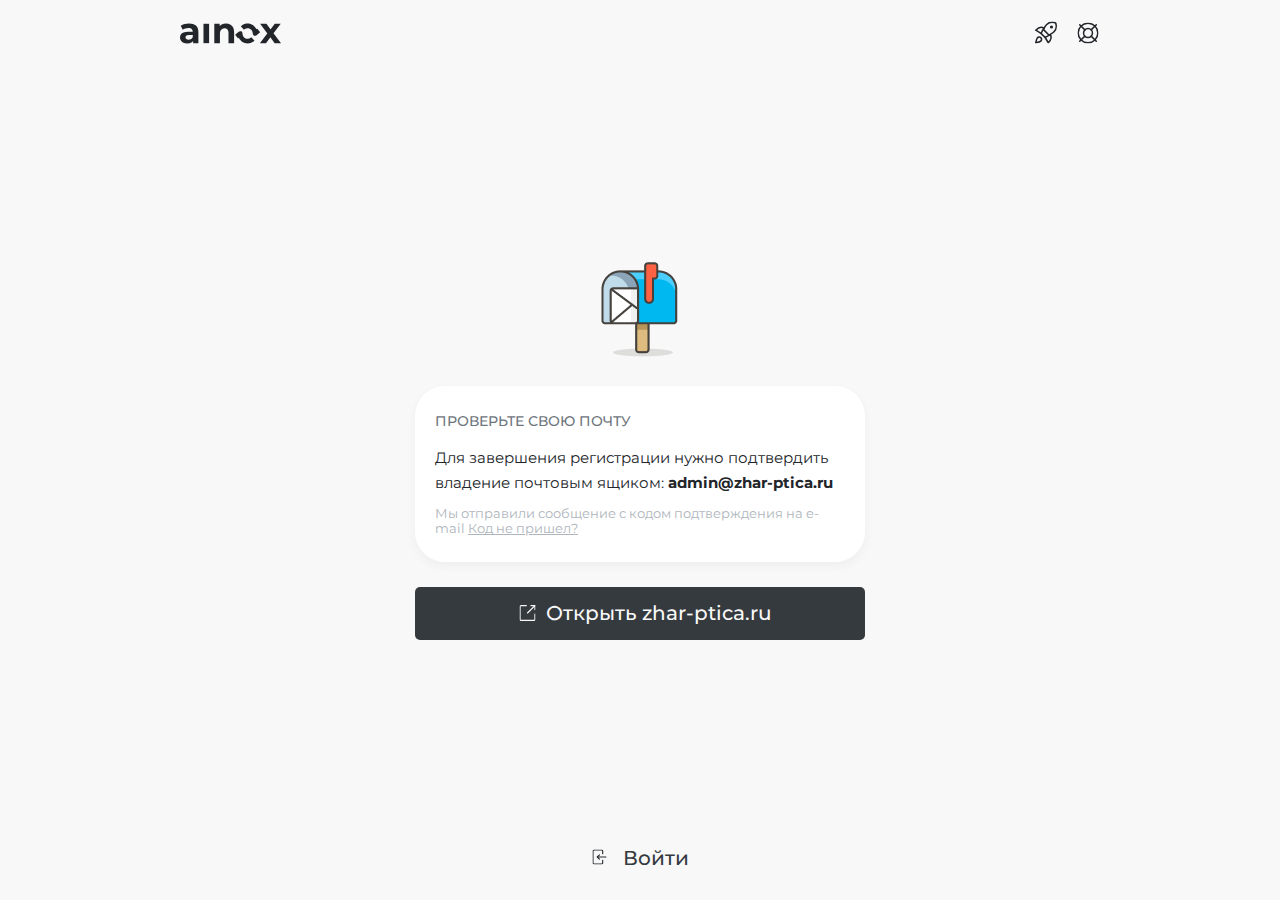
<file: email.html>
<!doctype html>
<html lang="ru">
<head>
  <meta charset="utf-8">
  <meta name="viewport" content="width=device-width, initial-scale=1.0, maximum-scale=1.0, user-scalable=no" />
  <meta http-equiv="X-UA-Compatible" content="ie=edge">
  <meta name="theme-color" content="#00CF91">
  <meta name="msapplication-navbutton-color" content="#00CF91">
  <meta name="apple-mobile-web-app-capable" content="yes"/>
  <meta name="apple-mobile-web-app-status-bar-style" content="#00CF91">

  <link rel="preconnect" href="https://fonts.googleapis.com">
  <link rel="preconnect" href="https://fonts.gstatic.com" crossorigin>
  <link href="https://fonts.googleapis.com/css2?family=Montserrat:wght@100;200;300;400;500;600;700&display=swap"
        rel="stylesheet">


  <link rel="stylesheet" href="css/style.css">
  <link rel="stylesheet" href="css/responsive.css">


  <script src="js/input-mask.js"></script>
  <title>Email</title>
</head>
<body>


<nav class="navbar">
  <div class="navbar-content">
    <a href="index.html">
      <img src="assets/images/logo-site.svg" alt="logo site">
    </a>


    <div class="navbar-usr-info">
      <a href="#">
        <div class="rocket-icon">
          <img src="assets/icons/rocket.svg" alt="rocket" class="rocket-icon-green">
          <img src="assets/icons/rocket-black.svg" alt="rocket" class="rocket-icon-black">
        </div>
      </a>

      <div class="profile-dropdowns">
        <div class="profile-dropdowns-icon">
          <i class="icon" data-name="help"></i>
        </div>
        <div class="profile-dropdowns-toggle">
          <div class="profile-dropdowns-toggle-title">Справочная информация</div>
          <a href="#" class="profile-dropdowns-toggle-item">
            <img src="assets/icons/energi.svg" alt="energi" class="profile-dropdowns-toggle-icon">
            Мастер быстрой настройки
          </a>
          <a href="#" class="profile-dropdowns-toggle-item">
            <img src="assets/icons/book.svg" alt="book" class="profile-dropdowns-toggle-icon">
            База знаний Ainox
          </a>
          <div class="profile-dropdowns-toggle-title">Справочная информация</div>
          <a href="#" class="profile-dropdowns-toggle-item">
            <img src="assets/icons/send-message.svg" alt="book" class="profile-dropdowns-toggle-icon">
            Поддержка в Telegram
          </a>
          <a href="ticket-message.html" class="profile-dropdowns-toggle-item">
            <img src="assets/icons/help.svg" alt="help" class="profile-dropdowns-toggle-icon">
            Диалоги с поддержкой
          </a>
          <a href="new-ticket.html" class="menu-btn">
            <button class="btn-black">
              <img src="assets/icons/quation.svg" alt="quation" class="profile-dropdowns-toggle-icon">
              Создать обращение
            </button>
          </a>
        </div>
      </div>

    </div>
  </div>
</nav>






<div class="email emaile">

      <div class="email-box emaile-box">
        <div class="image">
          <img src="assets/images/email.png" alt="email">
        </div>
        <div class="wrapper">
          <h3 class="email-box-title">Проверьте свою почту</h3>
          <p class="email-box-subtitle">Для завершения регистрации нужно подтвердить владение почтовым ящиком:
            <a href="#">admin@zhar-ptica.ru</a>
          </p>
          <p class="email-change-kod emaile-box-change">
            Мы отправили сообщение с кодом подтверждения на e-mail
            <a href="#"> Код не пришел?</a>
          </p>
        </div>
          <button class="btn-black btn-emaile">
            <img src="assets/icons/arrow-right-top.svg" alt="arrow-">
            Открыть zhar-ptica.ru
          </button>
        <a href="login.html" class="register-now sign-emaile">
          <img src="assets/icons/exit-black.svg" alt="exit">
          Войти
        </a>
      </div>


    </div>


<div class="modal-delete-account">
  <div class="modal-delete-account-body"></div>
  <div class="modal-form">
    <h2 class="modal-form-heading">Подтвердите удаление аккаунта</h2>
    <p class="modal-form-title">Все данные об аккаунте будут незамедлительно удалены. Восстановление не возможно.</p>
    <div class="wrapper wrapper-modal-form">
      <span>Подтвердите удаление</span>
      <div class="switch-modal">
        <label class="def-switch">
          <input type="checkbox">
          <span></span>
        </label>
        <p>Подтверждаю удаление аккаунта без возможности восстановления.</p>
      </div>
      <div class="switch-modal switch-modal-mobile">
        <p>Подтверждаю удаление аккаунта без возможности восстановления.</p>
        <label class="def-switch">
          <input type="checkbox">
          <span></span>
        </label>
      </div>
    </div>
    <div class="modal-buttons">
      <button class="close-modal">
        <img src="assets/icons/X.svg" alt="X">
        Отмена
      </button>
      <button class="btn-delete">
        Удалить аккаунт
      </button>
    </div>
  </div>
</div>

<script src="js/mask-data.js"></script>
<script src="js/main.js"></script>
</body>
</html>
</file>
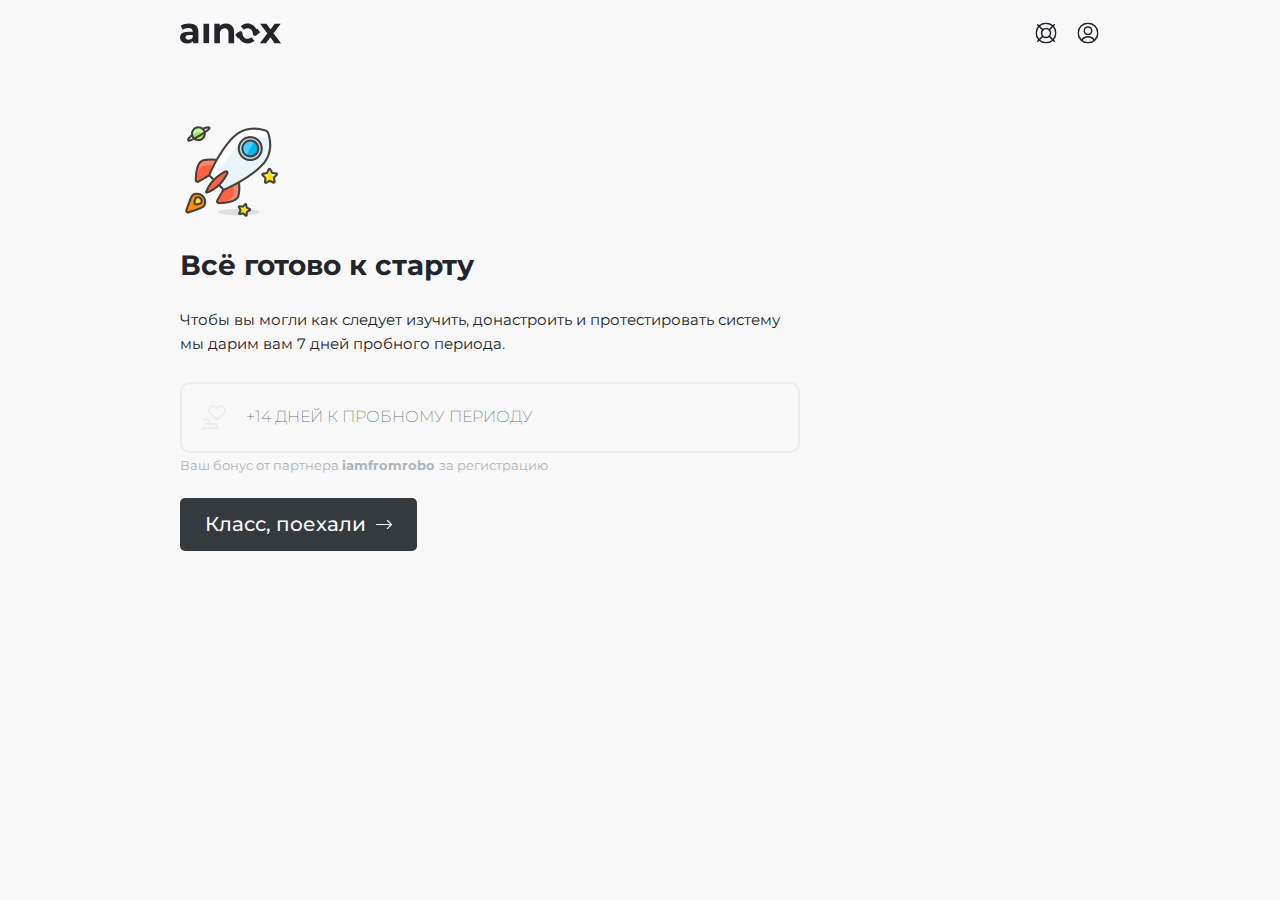
<file: finish.html>
<!doctype html>
<html lang="ru">
<head>
  <meta charset="utf-8">
  <meta name="viewport" content="width=device-width, initial-scale=1.0, maximum-scale=1.0, user-scalable=no" />
  <meta http-equiv="X-UA-Compatible" content="ie=edge">
  <meta name="apple-mobile-web-app-status-bar-style" content="#222529">
  <meta name="apple-mobile-web-app-capable" content="yes">
  <meta name="theme-color" content="#00CF91">
  <meta name="msapplication-navbutton-color" content="#00CF91">
  <meta name="apple-mobile-web-app-capable" content="yes"/>
  <meta name="apple-mobile-web-app-status-bar-style" content="#00CF91">

  <link rel="icon" type="image/x-icon" href="favicon.ico">
  <link rel="icon" type="image/png" href="favicon.png">
  <link rel="apple-touch-icon" href="android-chrome-192x192.png">
  <meta name="msapplication-config" content="browserconfig.xml" />

  <link rel="preconnect" href="https://fonts.googleapis.com">
  <link rel="preconnect" href="https://fonts.gstatic.com" crossorigin>
  <link href="https://fonts.googleapis.com/css2?family=Montserrat:wght@100;200;300;400;500;600;700&display=swap"
        rel="stylesheet">


  <link rel="stylesheet" href="css/style.css">
  <link rel="stylesheet" href="css/responsive.css">


  <script src="js/input-mask.js"></script>
  <title>Finish</title>
</head>
<body class="ticket">

<nav class="navbar">
  <div class="navbar-content">
    <a href="index.html">
      <img src="assets/images/logo-site.svg" alt="logo site">
    </a>


    <div class="navbar-usr-info">

      <div class="profile-dropdowns">
        <div class="profile-dropdowns-icon">
          <i class="icon" data-name="help"></i>
        </div>
        <div class="profile-dropdowns-toggle">
          <div class="profile-dropdowns-toggle-title">Справочная информация</div>
          <a href="#" class="profile-dropdowns-toggle-item">
            <img src="assets/icons/energi.svg" alt="energi" class="profile-dropdowns-toggle-icon">
            Мастер быстрой настройки
          </a>
          <a href="#" class="profile-dropdowns-toggle-item">
            <img src="assets/icons/book.svg" alt="book" class="profile-dropdowns-toggle-icon">
            База знаний Ainox
          </a>
          <div class="profile-dropdowns-toggle-title">Справочная информация</div>
          <a href="#" class="profile-dropdowns-toggle-item">
            <img src="assets/icons/send-message.svg" alt="book" class="profile-dropdowns-toggle-icon">
            Поддержка в Telegram
          </a>
          <a href="ticket-message.html" class="profile-dropdowns-toggle-item">
            <img src="assets/icons/help.svg" alt="help" class="profile-dropdowns-toggle-icon">
            Диалоги с поддержкой
          </a>
          <a href="new-ticket.html" class="menu-btn">
            <button class="btn-black">
              <img src="assets/icons/quation.svg" alt="quation" class="profile-dropdowns-toggle-icon">
              Создать обращение
            </button>
          </a>
        </div>
      </div>

      <div class="profile-dropdowns">
        <div class="profile-dropdowns-icon">
          <i class="icon" data-name="user-profile"></i>
        </div>
        <div class="profile-dropdowns-toggle">
          <div class="profile-dropdowns-toggle-item">
            <img src="assets/icons/dark-mode.svg" alt="icon" class="profile-dropdowns-toggle-icon">
            Ночной режим
          </div>
          <div class="profile-dropdowns-toggle-item">
            <img src="assets/icons/dark-mode.svg" alt="icon" class="profile-dropdowns-toggle-icon">
            Выйти
          </div>
          <div class="profile-dropdowns-toggle-item btn-delete-account">
            <img src="assets/icons/remove-account.svg" alt="book" class="profile-dropdowns-toggle-icon">
            Удалить аккаунт
          </div>
        </div>
      </div>

    </div>
  </div>
</nav>


<div class="container container-finish pt-30">
  <div class="finish">
    <div class="image">
      <img src="assets/images/finish.png" alt="finish-img">
    </div>
    <h2 class="finish-heading">Всё готово к старту</h2>
    <p class="finish-title">Чтобы вы могли как следует изучить, донастроить и протестировать систему мы дарим вам 7 дней пробного периода.</p>
      <div class="finish-text">
        <img src="assets/icons/finish-text.svg" alt="text-finish">
        <span>+14 дней к пробному периоду</span>
      </div>
    <p class="finish-subtitle" >Ваш бонус от партнера <span> iamfromrobo </span> за регистрацию</p>
      <button class="btn-black btn-finish">
        Класс, поехали
        <img src="assets/icons/arrow-right.svg" alt="arrow">
      </button>
  </div>
</div>


<div class="modal-delete-account">
  <div class="modal-delete-account-body"></div>
  <div class="modal-form">
    <h2 class="modal-form-heading">Подтвердите удаление аккаунта</h2>
    <p class="modal-form-title">Все данные об аккаунте будут незамедлительно удалены. Восстановление не возможно.</p>
    <div class="wrapper wrapper-modal-form">
      <span>Подтвердите удаление</span>
      <div class="switch-modal">
        <label class="def-switch">
          <input type="checkbox">
          <span></span>
        </label>
        <p>Подтверждаю удаление аккаунта без возможности восстановления.</p>
      </div>
      <div class="switch-modal switch-modal-mobile">
        <p>Подтверждаю удаление аккаунта без возможности восстановления.</p>
        <label class="def-switch">
          <input type="checkbox">
          <span></span>
        </label>
      </div>
    </div>
    <div class="modal-buttons">
      <button class="close-modal">
        <img src="assets/icons/X.svg" alt="X">
        Отмена
      </button>
      <button class="btn-delete">
        Удалить аккаунт
      </button>
    </div>
  </div>
</div>

<script src="js/mask-data.js"></script>
<script src="js/fastfront.js"></script>
<script src="js/main.js"></script>
</body>
</html>
</file>
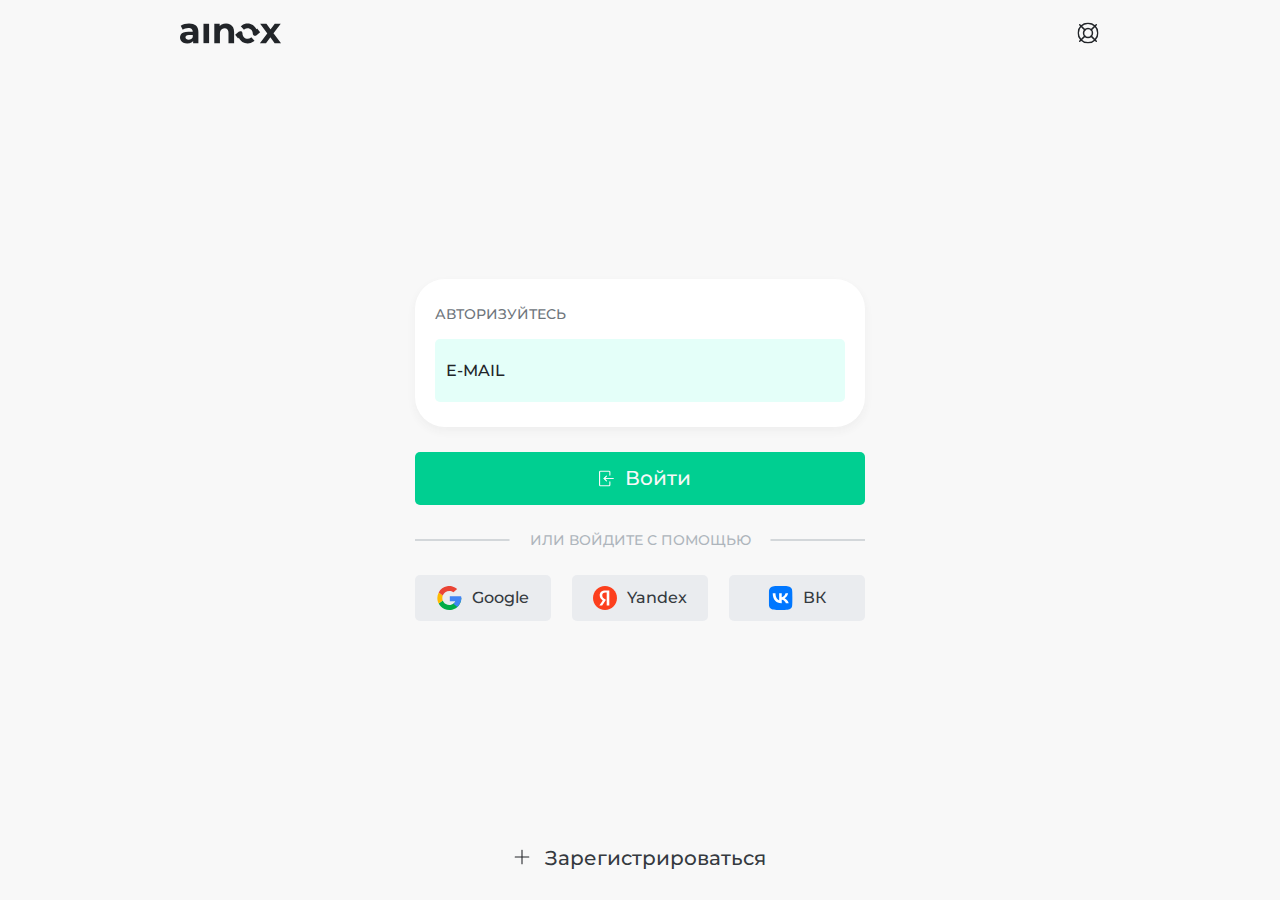
<file: login.html>
<!doctype html>
<html lang="ru">
<head>
  <meta charset="utf-8">
  <meta name="viewport" content="width=device-width, initial-scale=1.0, maximum-scale=1.0, user-scalable=no" />
  <meta http-equiv="X-UA-Compatible" content="ie=edge">
  <meta name="theme-color" content="#00CF91">
  <meta name="msapplication-navbutton-color" content="#00CF91">
  <meta name="apple-mobile-web-app-capable" content="yes"/>
  <meta name="apple-mobile-web-app-status-bar-style" content="#00CF91">
  <link rel="icon" type="image/x-icon" href="favicon.ico">
  <link rel="icon" type="image/png" href="favicon.png">
  <link rel="apple-touch-icon" href="android-chrome-192x192.png">
  <meta name="msapplication-config" content="browserconfig.xml" />


  <link rel="preconnect" href="https://fonts.googleapis.com">
  <link rel="preconnect" href="https://fonts.gstatic.com" crossorigin>
  <link href="https://fonts.googleapis.com/css2?family=Montserrat:wght@100;200;300;400;500;600;700&display=swap"
        rel="stylesheet">


  <link rel="stylesheet" href="css/style.css">
  <link rel="stylesheet" href="css/responsive.css">


  <script src="js/input-mask.js"></script>
  <title>Login</title>
</head>
<body>


<nav class="navbar">
  <div class="navbar-content">
    <a href="index.html">
      <img src="assets/images/logo-site.svg" alt="logo site">
    </a>


    <div class="navbar-usr-info">


      <div class="profile-dropdowns">
        <div class="profile-dropdowns-icon">
          <i class="icon" data-name="help"></i>
        </div>
        <div class="profile-dropdowns-toggle">
          <div class="profile-dropdowns-toggle-title">Справочная информация</div>
          <a href="#" class="profile-dropdowns-toggle-item">
              <img src="assets/icons/energi.svg" alt="energi" class="profile-dropdowns-toggle-icon">
              Мастер быстрой настройки
          </a>
          <a href="#" class="profile-dropdowns-toggle-item">
              <img src="assets/icons/book.svg" alt="book" class="profile-dropdowns-toggle-icon">
              База знаний Ainox
          </a>
          <div class="profile-dropdowns-toggle-title">Справочная информация</div>
          <a href="#" class="profile-dropdowns-toggle-item">
              <img src="assets/icons/send-message.svg" alt="book" class="profile-dropdowns-toggle-icon">
              Поддержка в Telegram
          </a>
          <a href="ticket-message.html" class="profile-dropdowns-toggle-item">
              <img src="assets/icons/help.svg" alt="help" class="profile-dropdowns-toggle-icon">
              Диалоги с поддержкой
          </a>
          <a href="new-ticket.html" class="menu-btn">
            <button class="btn-black">
              <img src="assets/icons/quation.svg" alt="quation" class="profile-dropdowns-toggle-icon">
              Создать обращение
            </button>
          </a>
        </div>
      </div>

    </div>
  </div>
</nav>





<div class="email">

  <div class="email-box">

    <div class="wrapper login">
      <h3 class="email-box-title">Авторизуйтесь</h3>

      <label class="def-fields def-fields-text">
        <span class="def-fields-title">E-mail</span>
        <input type="email" class="def-fields-input mask-email email-input" placeholder="_@_._">
        <img class="def-fields-icon-edit " id="def-fields-icon-edit-email" src="assets/icons/edit-input.svg" alt="key-icon">
        <img class="def-fields-icon" src="assets/icons/mail.svg" alt="email-icon">
      </label>

      <p class="error-form d-none mt-6" id="email-alert">
        Пожалуйста, введите правильный адрес электронной почты
      </p>

      <div class="input-kod">
        <label class="def-fields fields-kod">
          <span class="def-fields-title">Код из письма</span>
          <input type="text" class="def-fields-input mask-one-key email-kod" placeholder="000–000">
          <img class="def-fields-icon" src="assets/icons/check-mark.svg" alt="filed-icon">
          <img class="def-fields-icon-edit" src="assets/icons/edit-input.svg" alt="key-icon">
        </label>
        <p class="email-change-kod">
          Мы отправили вам на почту одноразовый код для авторизации.
          <a href="#">Код не пришел?</a>
        </p>
      </div>
      <div class="email-password">
        <label class="def-fields fields-password">
          <span class="def-fields-title">Пароль</span>
          <input type="password" id="password" class="def-fields-input mask-password email-password-input"
                 placeholder="✱✱✱✱✱✱✱✱✱✱">
          <img class="def-fields-icon" src="assets/icons/key.svg" alt="key-icon">
          <img class="def-fields-icon-edit" src="assets/icons/edit-input.svg" alt="key-icon">
        </label>
        <a href="#">Код не пришел?</a>
      </div>
    </div>
    <button class="btn-green btn-email">
      <img src="assets/icons/exit.svg" alt="exit" class="exit">
      <img src="assets/icons/loading.svg" alt="arrow" class="icon-loading">
      Войти
    </button>
    <div class="email-footer">
      <div class="solid-text">
        <span>Или войдите с помощью</span>
      </div>
      <div class="social-sites">
        <button class="btn-social">
          <img src="assets/icons/google.svg" alt="google">
          Google
        </button>
        <button class="btn-social">
          <img src="assets/icons/Yandex.svg" alt="yandex">
          Yandex
        </button>
        <button class="btn-social">
          <img src="assets/icons/VK.svg" alt="vk">
          ВК
        </button>
      </div>
    </div>
    <a href="#" class="register-now">
      <img src="assets/icons/plus.svg" alt="plus">
      Зарегистрироваться
    </a>
  </div>

</div>


<div class="modal-delete-account">
  <div class="modal-delete-account-body"></div>
  <div class="modal-form">
    <h2 class="modal-form-heading">Подтвердите удаление аккаунта</h2>
    <p class="modal-form-title">Все данные об аккаунте будут незамедлительно удалены. Восстановление не возможно.</p>
    <div class="wrapper wrapper-modal-form">
      <span>Подтвердите удаление</span>
      <div class="switch-modal">
        <label class="def-switch">
          <input type="checkbox">
          <span></span>
        </label>
        <p>Подтверждаю удаление аккаунта без возможности восстановления.</p>
      </div>
      <div class="switch-modal switch-modal-mobile">
        <p>Подтверждаю удаление аккаунта без возможности восстановления.</p>
        <label class="def-switch">
          <input type="checkbox">
          <span></span>
        </label>
      </div>
    </div>
    <div class="modal-buttons">
      <button class="close-modal">
        <img src="assets/icons/X.svg" alt="X">
        Отмена
      </button>
      <button class="btn-delete">
        Удалить аккаунт
      </button>
    </div>
  </div>
</div>


<script src="js/mask-data.js"></script>
<script src="js/fastfront.js"></script>
<script src="js/main.js"></script>
<script src="js/login.js"></script>
</body>
</html>
</file>
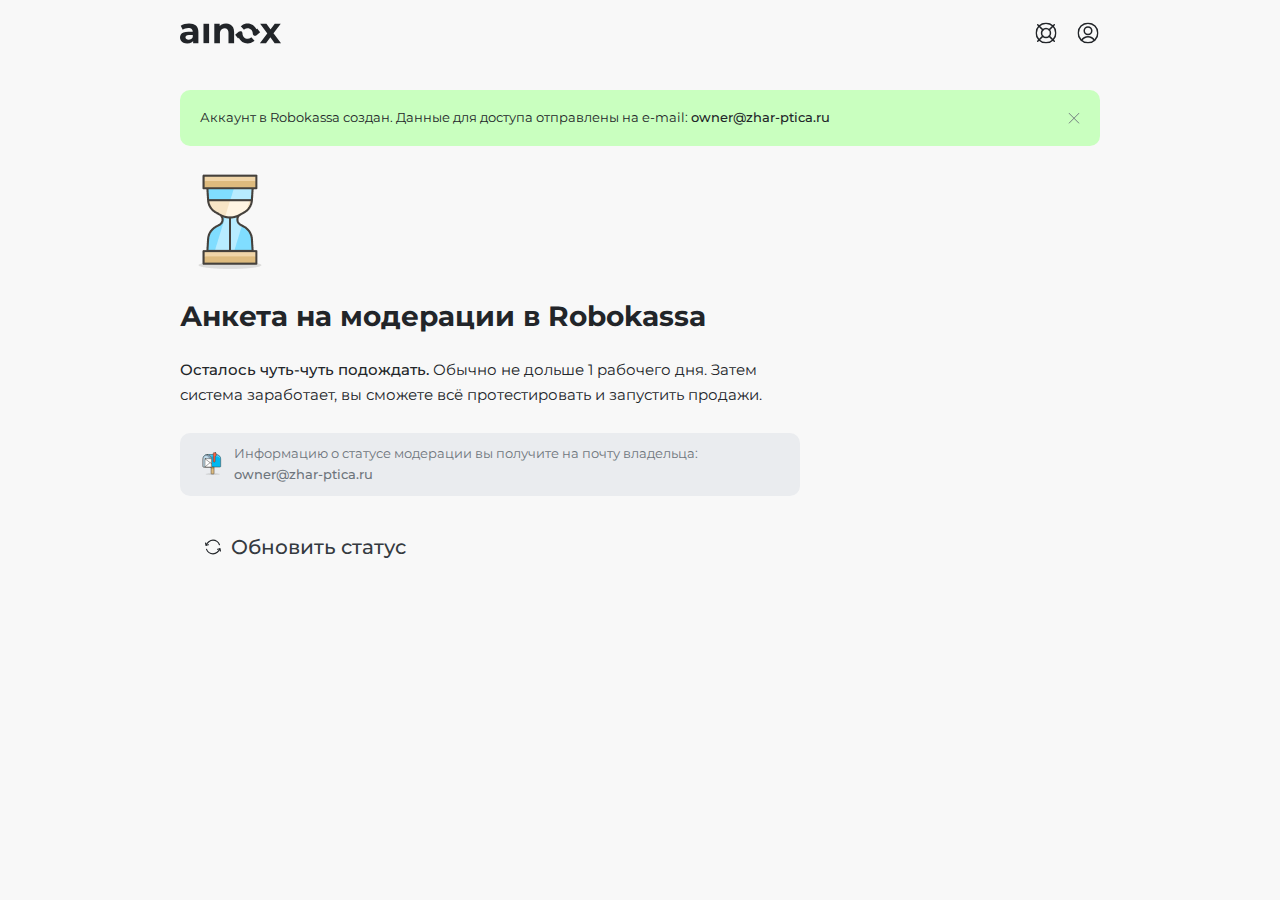
<file: robo.html>
<!doctype html>
<html lang="ru">
<head>
  <meta charset="utf-8">
  <meta name="viewport" content="width=device-width, initial-scale=1.0, maximum-scale=1.0, user-scalable=no" />
  <meta http-equiv="X-UA-Compatible" content="ie=edge">
  <meta name="theme-color" content="#00CF91">
  <meta name="msapplication-navbutton-color" content="#00CF91">
  <meta name="apple-mobile-web-app-capable" content="yes"/>
  <meta name="apple-mobile-web-app-status-bar-style" content="#00CF91">
  <link rel="icon" type="image/x-icon" href="favicon.ico">
  <link rel="icon" type="image/png" href="favicon.png">
  <link rel="apple-touch-icon" href="android-chrome-192x192.png">
  <meta name="msapplication-config" content="browserconfig.xml" />

  <link rel="preconnect" href="https://fonts.googleapis.com">
  <link rel="preconnect" href="https://fonts.gstatic.com" crossorigin>
  <link href="https://fonts.googleapis.com/css2?family=Montserrat:wght@100;200;300;400;500;600;700&display=swap"
        rel="stylesheet">


  <link rel="stylesheet" href="css/style.css">
  <link rel="stylesheet" href="css/responsive.css">


  <script src="js/input-mask.js"></script>
  <title>Robo</title>
</head>
<body class="ticket">

<nav class="navbar">
  <div class="navbar-content">
    <a href="index.html">
      <img src="assets/images/logo-site.svg" alt="logo site">
    </a>


    <div class="navbar-usr-info">

      <div class="profile-dropdowns">
        <div class="profile-dropdowns-icon">
          <i class="icon" data-name="help"></i>
        </div>
        <div class="profile-dropdowns-toggle">
          <div class="profile-dropdowns-toggle-title">Справочная информация</div>
          <a href="#" class="profile-dropdowns-toggle-item">
            <img src="assets/icons/energi.svg" alt="energi" class="profile-dropdowns-toggle-icon">
            Мастер быстрой настройки
          </a>
          <a href="#" class="profile-dropdowns-toggle-item">
            <img src="assets/icons/book.svg" alt="book" class="profile-dropdowns-toggle-icon">
            База знаний Ainox
          </a>
          <div class="profile-dropdowns-toggle-title">Справочная информация</div>
          <a href="#" class="profile-dropdowns-toggle-item">
            <img src="assets/icons/send-message.svg" alt="book" class="profile-dropdowns-toggle-icon">
            Поддержка в Telegram
          </a>
          <a href="ticket-message.html" class="profile-dropdowns-toggle-item">
            <img src="assets/icons/help.svg" alt="help" class="profile-dropdowns-toggle-icon">
            Диалоги с поддержкой
          </a>
          <a href="new-ticket.html" class="menu-btn">
            <button class="btn-black">
              <img src="assets/icons/quation.svg" alt="quation" class="profile-dropdowns-toggle-icon">
              Создать обращение
            </button>
          </a>
        </div>
      </div>

      <div class="profile-dropdowns">
        <div class="profile-dropdowns-icon">
          <i class="icon" data-name="user-profile"></i>
        </div>
        <div class="profile-dropdowns-toggle">
          <div class="profile-dropdowns-toggle-item">
            <img src="assets/icons/dark-mode.svg" alt="icon" class="profile-dropdowns-toggle-icon">
            Ночной режим
          </div>
          <div class="profile-dropdowns-toggle-item">
            <img src="assets/icons/dark-mode.svg" alt="icon" class="profile-dropdowns-toggle-icon">
            Выйти
          </div>
          <div class="profile-dropdowns-toggle-item btn-delete-account">
            <img src="assets/icons/remove-account.svg" alt="book" class="profile-dropdowns-toggle-icon">
            Удалить аккаунт
          </div>
        </div>
      </div>

    </div>
  </div>
</nav>


<div class="container container-robo">

  <div class="alert success alert-robo">
    <p>
      Аккаунт в Robokassa создан. Данные для доступа отправлены на e-mail: <a href="#">owner@zhar-ptica.ru</a>
    </p>
    <i class="icon" data-name="close"></i>
  </div>

  <div class="robo">

    <div class="image">
      <img src="assets/images/robo-image.png" alt="robo-img">
    </div>

    <h2 class="robo-heading">Анкета на модерации в Robokassa</h2>
    <p class="robo-title"><span>Осталось чуть-чуть подождать.</span> Обычно не дольше 1 рабочего дня. Затем система заработает,
      вы сможете всё протестировать и запустить продажи.</p>

    <div class="robo-box">
      <img src="assets/icons/robo-icon.svg" alt="robo">
      <span>Информацию о статусе модерации вы получите на почту владельца:
      <a href="#">owner@zhar-ptica.ru</a>
      </span>
    </div>
    <button class="btn-transparent btn-robo">
      <img src="assets/icons/Arrows%20Synchronize.svg" alt="arrow">
      Обновить статус
    </button>
  </div>

</div>


<div class="modal-delete-account">
  <div class="modal-delete-account-body"></div>
  <div class="modal-form">
    <h2 class="modal-form-heading">Подтвердите удаление аккаунта</h2>
    <p class="modal-form-title">Все данные об аккаунте будут незамедлительно удалены. Восстановление не возможно.</p>
    <div class="wrapper wrapper-modal-form">
      <span>Подтвердите удаление</span>
      <div class="switch-modal">
        <label class="def-switch">
          <input type="checkbox">
          <span></span>
        </label>
        <p>Подтверждаю удаление аккаунта без возможности восстановления.</p>
      </div>
      <div class="switch-modal switch-modal-mobile">
        <p>Подтверждаю удаление аккаунта без возможности восстановления.</p>
        <label class="def-switch">
          <input type="checkbox">
          <span></span>
        </label>
      </div>
    </div>
    <div class="modal-buttons">
      <button class="close-modal">
        <img src="assets/icons/X.svg" alt="X">
        Отмена
      </button>
      <button class="btn-delete">
        Удалить аккаунт
      </button>
    </div>
  </div>
</div>

<script src="js/mask-data.js"></script>
<script src="js/main.js"></script>
</body>
</html>
</file>
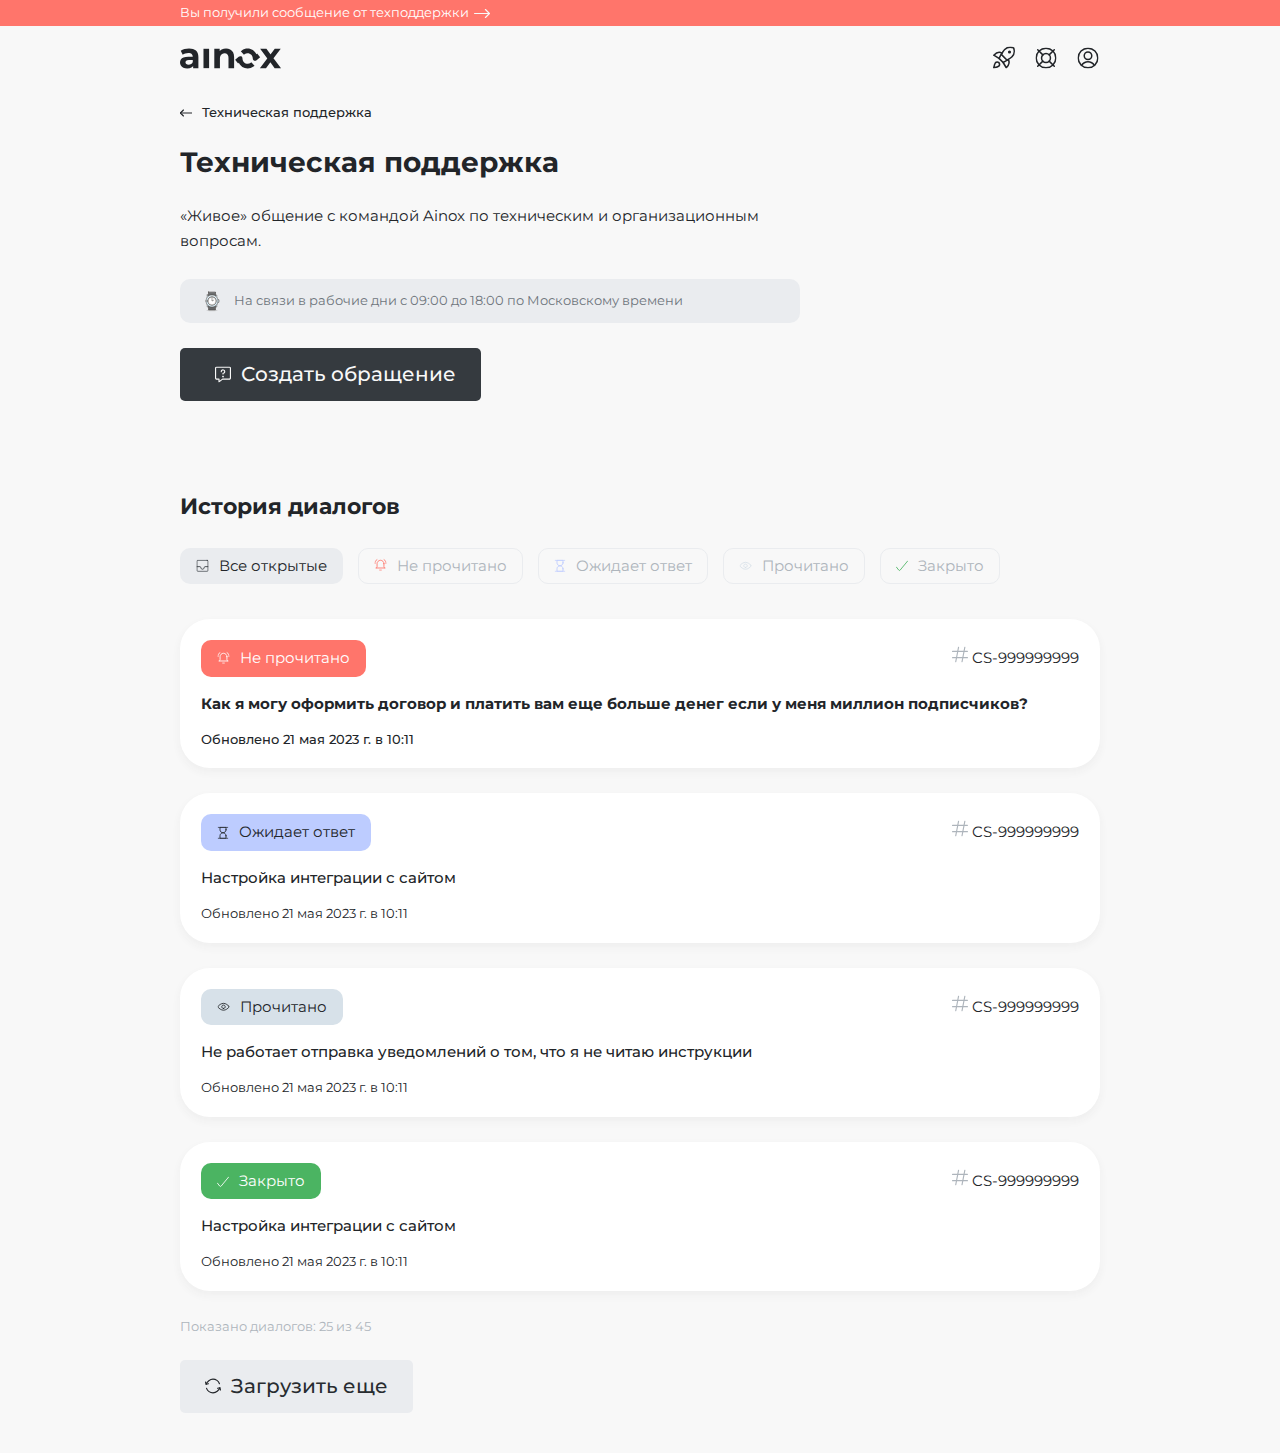
<file: ticket-message.html>
<!doctype html>
<html lang="ru">
<head>
  <meta charset="utf-8">
  <meta name="viewport" content="width=device-width, initial-scale=1.0, maximum-scale=1.0, user-scalable=no" />
  <meta http-equiv="X-UA-Compatible" content="ie=edge">
  <meta name="theme-color" content="#00CF91">
  <meta name="msapplication-navbutton-color" content="#00CF91">
  <meta name="apple-mobile-web-app-capable" content="yes"/>
  <meta name="apple-mobile-web-app-status-bar-style" content="#00CF91">
  <link rel="icon" type="image/x-icon" href="favicon.ico">
  <link rel="icon" type="image/png" href="favicon.png">
  <link rel="apple-touch-icon" href="android-chrome-192x192.png">
  <meta name="msapplication-config" content="browserconfig.xml"/>

  <link rel="preconnect" href="https://fonts.googleapis.com">
  <link rel="preconnect" href="https://fonts.gstatic.com" crossorigin>
  <link href="https://fonts.googleapis.com/css2?family=Montserrat:wght@100;200;300;400;500;600;700&display=swap"
        rel="stylesheet">


  <link rel="stylesheet" href="css/style.css">
  <link rel="stylesheet" href="css/responsive.css">


  <script src="js/input-mask.js"></script>
  <title>Ticket Message</title>
</head>
<body class="ticket-message">

<div class="got-a-message">
  <div class="container got-a-message-container">
    <p> Вы получили сообщение от техподдержки </p>
    <img src="assets/icons/arrow-right.svg" alt="arrow-right">
  </div>
</div>

<nav class="navbar actives">
  <div class="navbar-content">
    <a href="index.html">
      <img src="assets/images/logo-site.svg" alt="logo site">
    </a>


    <div class="navbar-usr-info">
      <a href="#">
        <div class="rocket-icon">
          <img src="assets/icons/rocket.svg" alt="rocket" class="rocket-icon-green">
          <img src="assets/icons/rocket-black.svg" alt="rocket" class="rocket-icon-black">
        </div>
      </a>

      <div class="profile-dropdowns">
        <div class="profile-dropdowns-icon">
          <i class="icon" data-name="help"></i>
        </div>
        <div class="profile-dropdowns-toggle">
          <div class="profile-dropdowns-toggle-title">Справочная информация</div>
          <a href="#" class="profile-dropdowns-toggle-item">
            <img src="assets/icons/energi.svg" alt="energi" class="profile-dropdowns-toggle-icon">
            Мастер быстрой настройки
          </a>
          <a href="#" class="profile-dropdowns-toggle-item">
            <img src="assets/icons/book.svg" alt="book" class="profile-dropdowns-toggle-icon">
            База знаний Ainox
          </a>
          <div class="profile-dropdowns-toggle-title">Справочная информация</div>
          <a href="#" class="profile-dropdowns-toggle-item">
            <img src="assets/icons/send-message.svg" alt="book" class="profile-dropdowns-toggle-icon">
            Поддержка в Telegram
          </a>
          <a href="ticket-message.html" class="profile-dropdowns-toggle-item">
            <img src="assets/icons/help.svg" alt="help" class="profile-dropdowns-toggle-icon">
            Диалоги с поддержкой
          </a>
          <a href="new-ticket.html" class="menu-btn">
            <button class="btn-black">
              <img src="assets/icons/quation.svg" alt="quation" class="profile-dropdowns-toggle-icon">
              Создать обращение
            </button>
          </a>
        </div>
      </div>

      <div class="profile-dropdowns">
        <div class="profile-dropdowns-icon">
          <i class="icon" data-name="user-profile"></i>
        </div>
        <div class="profile-dropdowns-toggle">
          <div class="profile-dropdowns-toggle-item">
            <img src="assets/icons/dark-mode.svg" alt="icon" class="profile-dropdowns-toggle-icon">
            Ночной режим
          </div>
          <div class="profile-dropdowns-toggle-item">
            <img src="assets/icons/dark-mode.svg" alt="icon" class="profile-dropdowns-toggle-icon">
            Выйти
          </div>
          <div class="profile-dropdowns-toggle-item btn-delete-account">
            <img src="assets/icons/remove-account.svg" alt="book" class="profile-dropdowns-toggle-icon">
            Удалить аккаунт
          </div>
        </div>
      </div>

    </div>
  </div>
</nav>

<div class="container ticket-message-container">

  <div class="ticket-message-description actives">
    <button class="btn-transparent btn-transparent-ticket">
      <img src="assets/icons/arrow-left.svg" alt="arrow-left">
      Техническая поддержка
    </button>
    <h2 class="heading-ticket-message">
      Техническая поддержка
    </h2>
    <p class="title-ticket-message">
      «Живое» общение с командой Ainox по техническим и организационным вопросам.
    </p>
    <div class="watch-box">
      <img src="assets/icons/watch.svg" alt="watch">
      <span>На связи в рабочие дни с 09:00 до 18:00 по Московскому времени</span>
    </div>
    <a href="new-ticket.html">
      <button class="btn-black">
        <img src="assets/icons/message-icon.svg" alt="message-icon">
        Создать обращение
      </button>
    </a>
  </div>

  <div class="history-of-dialogues">
    <h2 class="history-of-dialogues-heading">История диалогов</h2>
    <div class="buttons">
      <button class="btn-status all-opened active" data-type="all">
        <i class="icon" data-name="all-open"></i>
        Все открытые
      </button>
      <button class="btn-status no-read disabled" data-type="no-read">
        <i class="icon" data-name="notification"></i>
        Не прочитано
      </button>
      <button class="btn-status wait disabled" data-type="wait">
        <i class="icon" data-name="loading"></i>
        Ожидает ответ
      </button>
      <button class="btn-status read-it disabled" data-type="read-it">
        <i class="icon" data-name="view"></i>
        Прочитано
      </button>
      <button class="btn-status closed disabled" data-type="closed">
        <i class="icon" data-name="check"></i>
        Закрыто
      </button>
    </div>
    <div class="wrappers">
      <a href="ticket.html">
        <div class="wrapper wrapper-ticket-message" data-type="no-read">
          <div class="buttons-wrapper">
            <button class="btn-status no-read ">
              <i class="icon" data-name="notification"></i>
              Не прочитано
            </button>
            <span>
              <img src="assets/icons/check-mark.svg" alt="chek-mark">
              CS-999999999
            </span>
          </div>
          <h4 class="wrapper-title">
            Как я могу оформить договор и платить вам еще больше денег если у меня миллион подписчиков?
          </h4>
          <p class="wrapper-subtitle">Обновлено 21 мая 2023 г. в 10:11</p>
        </div>
      </a>
      <a href="ticket.html">
        <div class="wrapper wrapper-ticket-message" data-type="wait">
          <div class="buttons-wrapper">
            <button class="btn-status wait ">
              <i class="icon" data-name="loading"></i>
              Ожидает ответ
            </button>
            <span>
              <img src="assets/icons/check-mark.svg" alt="chek-mark">
              CS-999999999
            </span>
          </div>
            <h4 class="wrapper-title-min">Настройка интеграции с сайтом</h4>
          <p class="wrapper-subtitle-min">Обновлено 21 мая 2023 г. в 10:11</p>
        </div>
      </a>
      <a href="ticket.html">
        <div class="wrapper wrapper-ticket-message" data-type="read-it">
          <div class="buttons-wrapper">
            <button class="btn-status read-it ">
              <i class="icon" data-name="view"></i>
              Прочитано
            </button>
            <span>
              <img src="assets/icons/check-mark.svg" alt="chek-mark">
              CS-999999999
            </span>
          </div>
            <h4 class="wrapper-title-min">Не работает отправка уведомлений о том, что я не читаю инструкции</h4>
          <p class="wrapper-subtitle-min">Обновлено 21 мая 2023 г. в 10:11</p>
        </div>
      </a>
      <a href="ticket.html">
        <div class="wrapper wrapper-ticket-message" data-type="closed">
          <div class="buttons-wrapper">
            <button class="btn-status closed ">
              <i class="icon" data-name="check"></i>
              Закрыто
            </button>
            <span>
              <img src="assets/icons/check-mark.svg" alt="chek-mark">
              CS-999999999
            </span>
          </div>
          <h4 class="wrapper-title-min">Настройка интеграции с сайтом</h4>
          <p class="wrapper-subtitle-min">Обновлено 21 мая 2023 г. в 10:11</p>
        </div>
      </a>
    </div>
    <span class="footer-title">Показано диалогов: 25 из 45</span>
<!--    <button class="btn-gray">-->
<!--      <img src="assets/icons/Arrows%20Synchronize.svg" alt="arrow">-->
<!--      Загрузить еще-->
<!--    </button>-->
    <button class="btn-gray">
      <img src="assets/icons/Arrows%20Synchronize.svg" alt="arrow" class="loading-file-btn-default">
      <img src="assets/icons/loading.svg" alt="arrow" class="loading-file-btn-loading">
      Загрузить еще
    </button>
  </div>

</div>


<div class="modal-delete-account">
  <div class="modal-delete-account-body"></div>
  <div class="modal-form">
    <h2 class="modal-form-heading">Подтвердите удаление аккаунта</h2>
    <p class="modal-form-title">Все данные об аккаунте будут незамедлительно удалены. Восстановление не возможно.</p>
    <div class="wrapper wrapper-modal-form">
      <span>Подтвердите удаление</span>
      <div class="switch-modal">
        <label class="def-switch">
          <input type="checkbox">
          <span></span>
        </label>
        <p>Подтверждаю удаление аккаунта без возможности восстановления.</p>
      </div>
      <div class="switch-modal switch-modal-mobile">
        <p>Подтверждаю удаление аккаунта без возможности восстановления.</p>
        <label class="def-switch">
          <input type="checkbox">
          <span></span>
        </label>
      </div>
    </div>
    <div class="modal-buttons">
      <button class="close-modal">
        <img src="assets/icons/X.svg" alt="X">
        Отмена
      </button>
      <button class="btn-delete">
        Удалить аккаунт
      </button>
    </div>
  </div>
</div>

<script src="js/mask-data.js"></script>
<script src="js/main.js"></script>
<script src="js/ticket-message.js"></script>
</body>
</html>
</file>
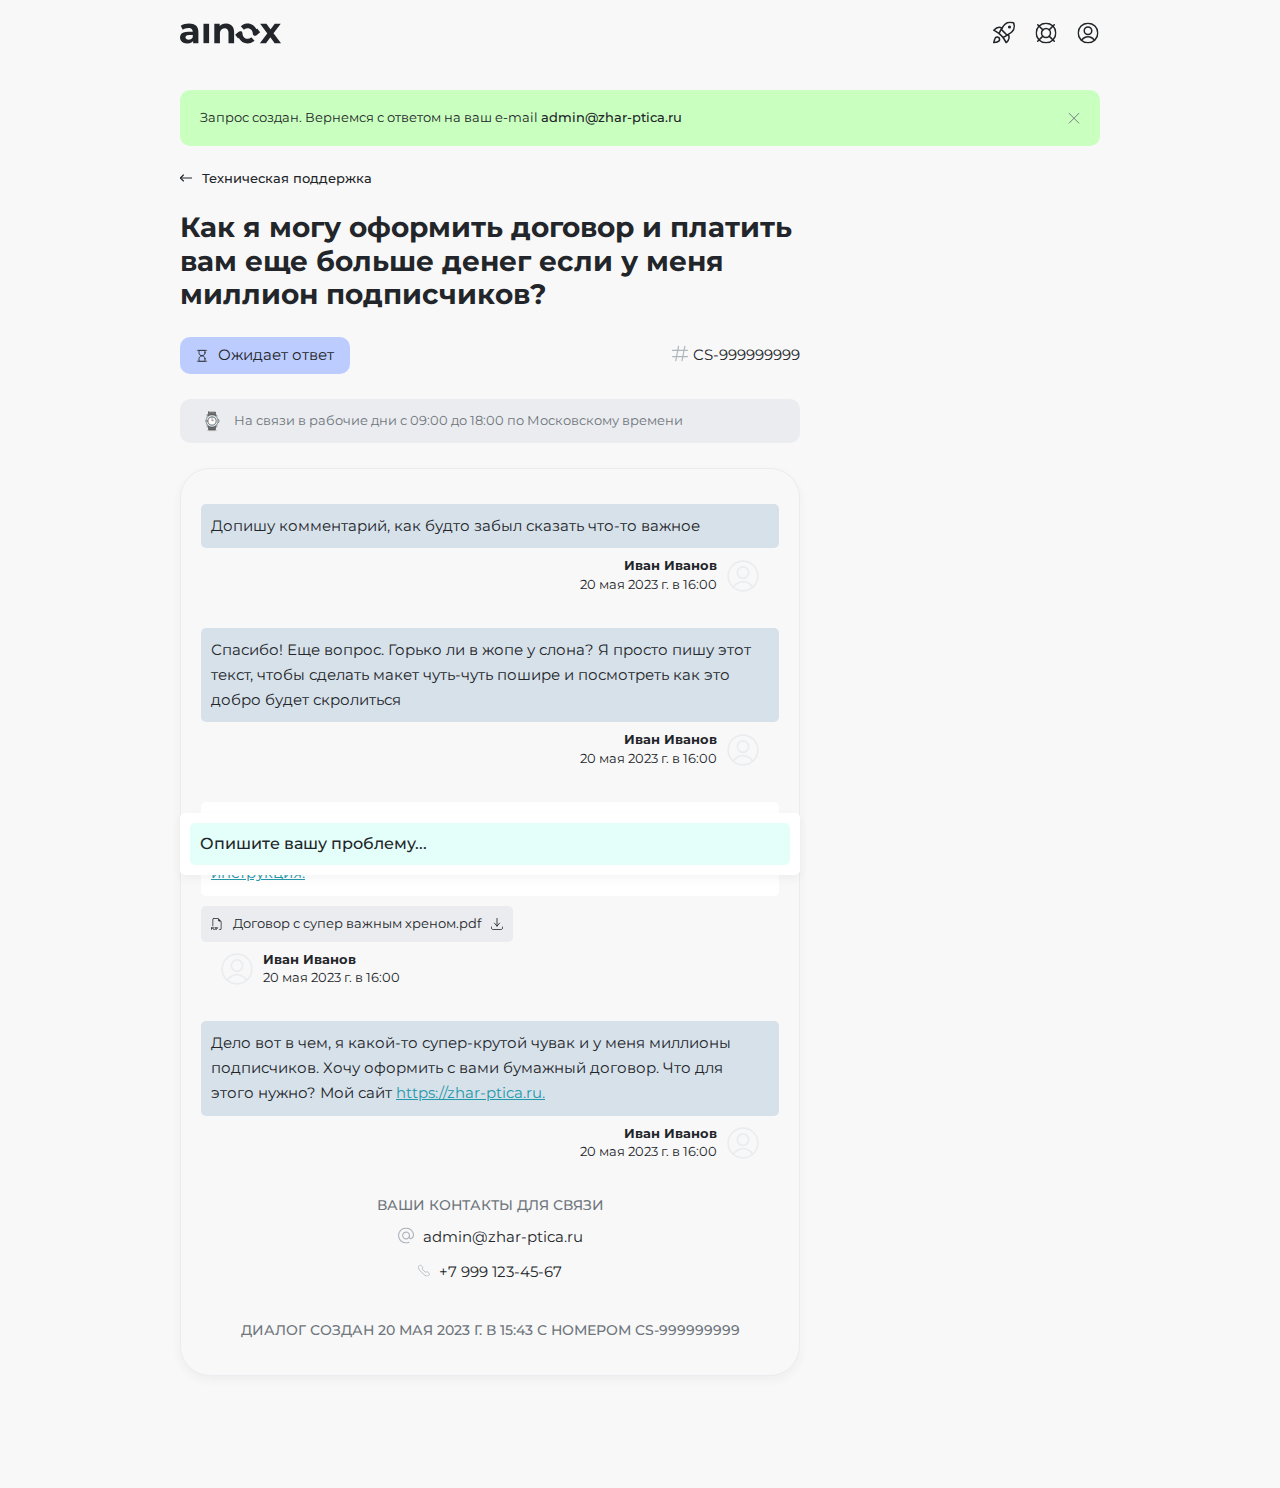
<file: ticket.html>
<!doctype html>
<html lang="ru">
<head>
  <meta charset="utf-8">
  <meta name="viewport" content="width=device-width, initial-scale=1.0, maximum-scale=1.0, user-scalable=no" />
  <meta http-equiv="X-UA-Compatible" content="ie=edge">
  <meta name="theme-color" content="#00CF91">
  <meta name="msapplication-navbutton-color" content="#00CF91">
  <meta name="apple-mobile-web-app-capable" content="yes"/>
  <meta name="apple-mobile-web-app-status-bar-style" content="#00CF91">
  <link rel="icon" type="image/x-icon" href="favicon.ico">
  <link rel="icon" type="image/png" href="favicon.png">
  <link rel="apple-touch-icon" href="android-chrome-192x192.png">
  <meta name="msapplication-config" content="browserconfig.xml" />

  <link rel="preconnect" href="https://fonts.googleapis.com">
  <link rel="preconnect" href="https://fonts.gstatic.com" crossorigin>
  <link href="https://fonts.googleapis.com/css2?family=Montserrat:wght@100;200;300;400;500;600;700&display=swap"
        rel="stylesheet">


  <link rel="stylesheet" href="css/style.css">
  <link rel="stylesheet" href="css/responsive.css">


  <script src="js/input-mask.js"></script>
  <title>Ticket</title>
</head>
<body class="ticket">

<nav class="navbar">
  <div class="navbar-content">
    <a href="index.html">
      <img src="assets/images/logo-site.svg" alt="logo site">
    </a>


    <div class="navbar-usr-info">
      <a href="#">
        <div class="rocket-icon">
          <img src="assets/icons/rocket.svg" alt="rocket" class="rocket-icon-green">
          <img src="assets/icons/rocket-black.svg" alt="rocket" class="rocket-icon-black">
        </div>
      </a>
      <div class="profile-dropdowns">
        <div class="profile-dropdowns-icon">
          <i class="icon" data-name="help"></i>
        </div>
        <div class="profile-dropdowns-toggle">
          <div class="profile-dropdowns-toggle-title">Справочная информация</div>
          <a href="#" class="profile-dropdowns-toggle-item">
            <img src="assets/icons/energi.svg" alt="energi" class="profile-dropdowns-toggle-icon">
            Мастер быстрой настройки
          </a>
          <a href="#" class="profile-dropdowns-toggle-item">
            <img src="assets/icons/book.svg" alt="book" class="profile-dropdowns-toggle-icon">
            База знаний Ainox
          </a>
          <div class="profile-dropdowns-toggle-title">Справочная информация</div>
          <a href="#" class="profile-dropdowns-toggle-item">
            <img src="assets/icons/send-message.svg" alt="book" class="profile-dropdowns-toggle-icon">
            Поддержка в Telegram
          </a>
          <a href="ticket-message.html" class="profile-dropdowns-toggle-item">
            <img src="assets/icons/help.svg" alt="help" class="profile-dropdowns-toggle-icon">
            Диалоги с поддержкой
          </a>
          <a href="new-ticket.html" class="menu-btn">
            <button class="btn-black">
              <img src="assets/icons/quation.svg" alt="quation" class="profile-dropdowns-toggle-icon">
              Создать обращение
            </button>
          </a>
        </div>
      </div>

      <div class="profile-dropdowns">
        <div class="profile-dropdowns-icon">
          <i class="icon" data-name="user-profile"></i>
        </div>
        <div class="profile-dropdowns-toggle">
          <div class="profile-dropdowns-toggle-item">
            <img src="assets/icons/dark-mode.svg" alt="icon" class="profile-dropdowns-toggle-icon">
            Ночной режим
          </div>
          <div class="profile-dropdowns-toggle-item">
            <img src="assets/icons/dark-mode.svg" alt="icon" class="profile-dropdowns-toggle-icon">
            Выйти
          </div>
          <div class="profile-dropdowns-toggle-item btn-delete-account">
            <img src="assets/icons/remove-account.svg" alt="book" class="profile-dropdowns-toggle-icon">
            Удалить аккаунт
          </div>
        </div>
      </div>

    </div>
  </div>
</nav>



<div class="container ticket-container">

  <div class="alert success request-box">
    <p>
      Запрос создан. Вернемся с ответом на ваш e-mail <a href="#">admin@zhar-ptica.ru</a>
    </p>
    <i class="icon" data-name="close"></i>
  </div>

    <div class="chat">
      <a href="ticket-message.html">
        <button class="btn-transparent btn-transparent-ticket">
          <img src="assets/icons/arrow-left.svg" alt="arrow-left">
          Техническая поддержка
        </button>
      </a>
      <h2 class="heading-ticket">Как я могу оформить договор и платить вам еще больше денег если у меня миллион подписчиков?
      </h2>
      <div class="submissions">
            <button class="btn-status wait">
              <i class="icon" data-name="loading"></i>
              Ожидает ответ
            </button>
            <a href="#">
              <img src="assets/icons/check-mark.svg" alt="check">
              CS-999999999
            </a>
      </div>
      <div class="watch-box">
        <img src="assets/icons/watch.svg" alt="watch">
        <span>На связи в рабочие дни с 09:00 до 18:00 по Московскому времени</span>
      </div>
      <div class="wrapper wrapper-ticket">
        <div class="messages">
          <div class="message">
            <div class="message-ticket">
                <p>Допишу комментарий, как будто забыл сказать что-то важное</p>
            </div>
            <div class="user">
              <div class="user-about">
              <h4 class="user-name">Иван Иванов</h4>
              <span class="data-message">20 мая 2023 г. в 16:00</span>
              </div>
              <div class="user-image">
                <img src="assets/icons/user-image.svg" alt="user-image">
              </div>
            </div>
          </div>
          <div class="message">
            <div class="message-ticket">
                <p>Спасибо! Еще вопрос. Горько ли в жопе у слона? Я просто пишу этот текст, чтобы сделать макет чуть-чуть пошире и посмотреть как это добро будет скролиться</p>
            </div>
            <div class="user">
              <div class="user-about">
              <h4 class="user-name">Иван Иванов</h4>
              <span class="data-message">20 мая 2023 г. в 16:00</span>
              </div>
              <div class="user-image">
                <img src="assets/icons/user-image.svg" alt="user-image">
              </div>
            </div>
          </div>
          <div class="my-message">
            <div class="my-message-ticket">
              <p>
                Никаких проблем! Просто подпишите договор и отправьте его по адресу: Москва, Мира 111. Файл с договором прикрепляю. Во
                <a class="link-blue" href="#">инструкция.</a>
              </p>
            </div>
            <button class="file-download">
              <span>
                <img class="pdf-icon" src="assets/icons/file-pdf.svg" alt="file">
                Договор с супер важным хреном.pdf
              </span>
              <img class="download-icon" src="assets/icons/download.svg" alt="download">
            </button>
            <div class="my-user">
              <div class="my-user-image">
                <img src="assets/icons/user-image.svg" alt="user-image">
              </div>
              <div class="my-user-about">
                <h4 class="my-user-name">Иван Иванов</h4>
                <span class="my-data-message">20 мая 2023 г. в 16:00</span>
              </div>
            </div>
          </div>
          <div class="message">
          <div class="message-ticket">
            <p>Дело вот в чем, я какой-то супер-крутой чувак и у меня миллионы подписчиков. Хочу оформить с вами бумажный договор. Что для этого нужно? Мой сайт
              <a class="link-blue" href="#">https://zhar-ptica.ru.</a>
            </p>
          </div>
          <div class="user">
            <div class="user-about">
              <h4 class="user-name">Иван Иванов</h4>
              <span class="data-message">20 мая 2023 г. в 16:00</span>
            </div>
            <div class="user-image">
              <img src="assets/icons/user-image.svg" alt="user-image">
            </div>
          </div>
        </div>
        </div>
        <div class="contacts">
          <h2>Ваши контакты для связи</h2>
          <a class="contacts-email"  href="#">
            <img src="assets/icons/mail.svg" alt="mail">
            admin@zhar-ptica.ru</a>
          <a class="contacts-number" href="#">
            <img src="assets/icons/phone.svg" alt="phone">
            +7 999 123-45-67</a>
          <p>Диалог создан 20 мая 2023 Г. в 15:43 с номером CS-999999999</p>
        </div>
      </div>
      <div class="footer-btn-ticket">
        <label class="fields-ticket">
          <input type="submit" class="submit-ticket" value="Опишите вашу проблему...">
        </label>
      </div>
    </div>
  </div>


<div class="new-request ">
  <div class="modal-delete-new-ticket"></div>
  <div class="form">

    <div class="form-inputs form-inputs-ticket">

      <div class="form-heading">
        <span>Новый запрос</span>
        <div class="icons">
          <img class="X botom-left" src="assets/icons/bottom-left-arrow.svg" alt="botom-left">
          <img class="exit-newRequest" src="assets/icons/X.svg" alt="X">
        </div>
      </div>

      <div class="form-input-box form-input-box-ticket">
        <span class="title">Введите свой запрос</span>
        <div class="subject">
          <label class="textarea-fields">
            <!--          <span class="def-fields-title">Тема</span>-->
            <textarea name="subject-textarea" id="Description" placeholder="Опишите вашу проблему..." ></textarea>
          </label>
        </div>
      </div>
      <div class="todos-switch todos-switch-ticket">
      <div class="todos">
        <div class="todo-item">
          Документ.pdf
          <img class="fa-trash" src="assets/icons/fa-trash.svg" alt="trash">
        </div>
      </div>
      </div>
    </div>
    <div class="footer-buttons">
      <label class="btn-white footer-buttons-btn">
        <img class="footer-img-file active" src="assets/icons/loading-icon.svg" alt="loading">
        <img class="footer-img-loading" src="assets/icons/loading.svg" alt="arrow">
        <input type="file" class="input-loading d-none" multiple="multiple" accept="image/png, image/jpeg, image/jpg, application/pdf">
        Загрузить
      </label>
      <a href="ticket.html">
        <button class="btn-green footer-buttons-btn-green">
          Отправить запрос
          <img src="assets/icons/arrow-right.svg" alt="arrow-right">
        </button>
      </a>
    </div>

  </div>

</div>

<div class="upload-box">
  <img src="assets/images/upload.png" alt="uplaod">
</div>


<div class="modal-delete-account">
  <div class="modal-delete-account-body"></div>
  <div class="modal-form">
    <h2 class="modal-form-heading">Подтвердите удаление аккаунта</h2>
    <p class="modal-form-title">Все данные об аккаунте будут незамедлительно удалены. Восстановление не возможно.</p>
    <div class="wrapper wrapper-modal-form">
      <span>Подтвердите удаление</span>
      <div class="switch-modal">
        <label class="def-switch">
          <input type="checkbox">
          <span></span>
        </label>
        <p>Подтверждаю удаление аккаунта без возможности восстановления.</p>
      </div>
      <div class="switch-modal switch-modal-mobile">
        <p>Подтверждаю удаление аккаунта без возможности восстановления.</p>
        <label class="def-switch">
          <input type="checkbox">
          <span></span>
        </label>
      </div>
    </div>
    <div class="modal-buttons">
      <button class="close-modal">
        <img src="assets/icons/X.svg" alt="X">
        Отмена
      </button>
      <button class="btn-delete">
        Удалить аккаунт
      </button>
    </div>
  </div>
</div>

<script src="js/mask-data.js"></script>
<script src="js/main.js"></script>
<script src="js/ticket.js"></script>
</body>
</html>
</file>
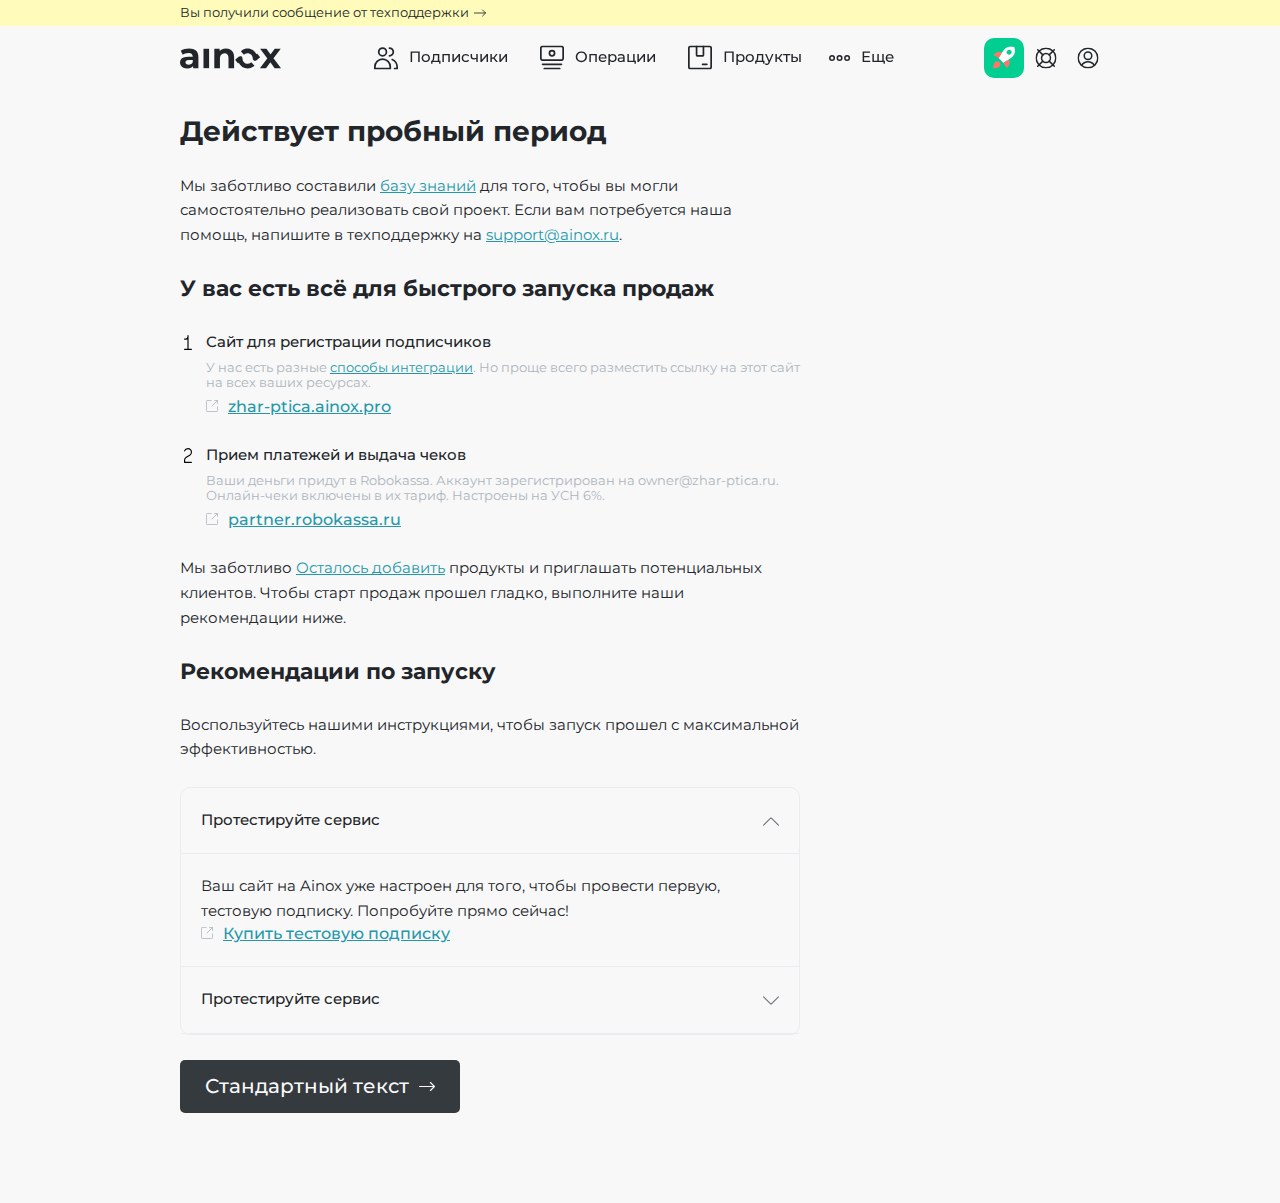
<file: trial.html>
<!doctype html>
<html lang="ru">
<head>
  <meta charset="utf-8">
  <meta name="viewport" content="width=device-width, initial-scale=1.0, maximum-scale=1.0, user-scalable=no" />
  <meta http-equiv="X-UA-Compatible" content="ie=edge">
  <meta name="theme-color" content="#00CF91">
  <meta name="msapplication-navbutton-color" content="#00CF91">
  <meta name="apple-mobile-web-app-capable" content="yes"/>
  <meta name="apple-mobile-web-app-status-bar-style" content="#00CF91">
  <link rel="icon" type="image/x-icon" href="favicon.ico">
  <link rel="icon" type="image/png" href="favicon.png">
  <link rel="apple-touch-icon" href="android-chrome-192x192.png">
  <meta name="msapplication-config" content="browserconfig.xml" />

  <link rel="preconnect" href="https://fonts.googleapis.com">
  <link rel="preconnect" href="https://fonts.gstatic.com" crossorigin>
  <link href="https://fonts.googleapis.com/css2?family=Montserrat:wght@100;200;300;400;500;600;700&display=swap"
        rel="stylesheet">


  <link rel="stylesheet" href="css/style.css">
  <link rel="stylesheet" href="css/responsive.css">


  <script src="js/input-mask.js"></script>
  <title>Trial</title>
</head>
<body class="ticket-message trial-body">

<div class="got-a-message got-a-message-trial">
    <div class="container got-a-message-container">
     <p> Вы получили сообщение от техподдержки </p>
      <img src="assets/icons/arrow-right-black.svg" alt="arrow-right">
    </div>
</div>

<nav class="navbar actives">
  <div class="navbar-content">
    <a href="index.html">
      <img src="assets/images/logo-site.svg" alt="logo site">
    </a>

    <div class="navbar-items">
      <a href="#" class="navbar-item">
        <i class="icon" data-name="users"></i>
        Подписчики
      </a>
      <a href="#" class="navbar-item">
        <i class="icon" data-name="money-cash"></i>
        Операции
      </a>
      <a href="#" class="navbar-item">
        <i class="icon" data-name="shipping-box"></i>
        Продукты
      </a>
      <div class="profile-dropdowns menu">
        <div class="profile-dropdowns-icon">
          <i class="icon" data-name="more-menu"></i>
          Еще
        </div>
        <div class="profile-dropdowns-toggle">
          <a href="#" class="profile-dropdowns-toggle-item">
            <img src="assets/icons/analytic.svg" alt="energi" class="profile-dropdowns-toggle-icon">
            Аналитика
          </a>
          <a href="#" class="profile-dropdowns-toggle-item">
            <img src="assets/icons/settigns.svg" alt="book" class="profile-dropdowns-toggle-icon">
            Настройки
          </a>
        </div>
      </div>
    </div>

    <div class="navbar-usr-info">
      <a href="#">
        <div class="rocket-icon active">
          <img src="assets/icons/rocket.svg" alt="rocket" class="rocket-icon-green">
          <img src="assets/icons/rocket-black.svg" alt="rocket" class="rocket-icon-black">
        </div>
      </a>

      <div class="profile-dropdowns">
        <div class="profile-dropdowns-icon">
          <i class="icon" data-name="help"></i>
        </div>
        <div class="profile-dropdowns-toggle">
          <div class="profile-dropdowns-toggle-title">Справочная информация</div>
          <a href="#" class="profile-dropdowns-toggle-item">
            <img src="assets/icons/energi.svg" alt="energi" class="profile-dropdowns-toggle-icon">
            Мастер быстрой настройки
          </a>
          <a href="#" class="profile-dropdowns-toggle-item">
            <img src="assets/icons/book.svg" alt="book" class="profile-dropdowns-toggle-icon">
            База знаний Ainox
          </a>
          <div class="profile-dropdowns-toggle-title">Справочная информация</div>
          <a href="#" class="profile-dropdowns-toggle-item">
            <img src="assets/icons/send-message.svg" alt="book" class="profile-dropdowns-toggle-icon">
            Поддержка в Telegram
          </a>
          <a href="ticket-message.html" class="profile-dropdowns-toggle-item">
            <img src="assets/icons/help.svg" alt="help" class="profile-dropdowns-toggle-icon">
            Диалоги с поддержкой
          </a>
          <a href="new-ticket.html" class="menu-btn">
            <button class="btn-black">
              <img src="assets/icons/quation.svg" alt="quation" class="profile-dropdowns-toggle-icon">
              Создать обращение
            </button>
          </a>
        </div>
      </div>

      <div class="profile-dropdowns">
        <div class="profile-dropdowns-icon">
          <i class="icon" data-name="user-profile"></i>
        </div>
        <div class="profile-dropdowns-toggle">
          <div class="profile-dropdowns-toggle-item">
            <img src="assets/icons/dark-mode.svg" alt="icon" class="profile-dropdowns-toggle-icon">
            Ночной режим
          </div>
          <div class="profile-dropdowns-toggle-item">
            <img src="assets/icons/dark-mode.svg" alt="icon" class="profile-dropdowns-toggle-icon">
            Выйти
          </div>
          <div class="profile-dropdowns-toggle-item btn-delete-account">
            <img src="assets/icons/remove-account.svg" alt="book" class="profile-dropdowns-toggle-icon">
            Удалить аккаунт
          </div>
        </div>
      </div>

    </div>
  </div>
</nav>

<div class="mobile-menu-item-toggle" id="more">
  <a href="#" class="mobile-menu-item-toggle-item">
    <img src="assets/icons/analytic.svg" alt="icon">
    Аналитика
  </a>
  <a href="#" class="mobile-menu-item-toggle-item">
    <img src="assets/icons/settigns.svg" alt="icon">
    Настройки
  </a>
</div>

<div class="mobile-menu">
  <a href="#" class="mobile-menu-item">
    <i class="icon" data-name="users"></i>
    Подписчики
  </a>
  <a href="#" class="mobile-menu-item active">
    <i class="icon" data-name="money-cash"></i>
    Операции
  </a>
  <a href="#" class="mobile-menu-item">
    <i class="icon" data-name="shipping-box"></i>
    Продукты
  </a>
  <div class="mobile-menu-item" data-toggle="more">
    <i class="icon" data-name="more-menu"></i>
    Еще
  </div>
</div>


<main>
  <div class="container trial-container active">

    <div class="trial">

      <h2 class="trial-heading">Действует пробный период</h2>
      <p class="trial-title">Мы заботливо
        составили <a href="#">базу знаний</a> для того, чтобы вы могли
        самостоятельно реализовать свой проект. Если вам потребуется наша помощь,
        напишите в техподдержку на <a href="#">support@ainox.ru</a>.
      </p>
      <h2 class="trial-heading2">У вас есть всё для быстрого запуска продаж</h2>
      <div class="one-box">
        <div class="image">
          <img src="assets/icons/one.svg" alt="one">
        </div>
        <div class="one-box-titles">
          <h4>Сайт для регистрации подписчиков</h4>
          <p>У нас есть разные <a href="#">способы интеграции</a>. Но проще всего разместить ссылку на этот сайт на всех ваших ресурсах.</p>
          <button class="btn-link">
            <i class="icon" data-name="link"></i>zhar-ptica.ainox.pro
          </button>
        </div>
      </div>
      <div class="one-box">
        <div class="image">
          <img src="assets/icons/two.svg" alt="two">
        </div>
        <div class="one-box-titles">
          <h4>Прием платежей и выдача чеков</h4>
          <p>Ваши деньги придут в Robokassa. Аккаунт зарегистрирован на owner@zhar-ptica.ru.
            Онлайн-чеки включены в их тариф. Настроены на УСН 6%.</p>
          <button class="btn-link">
            <i class="icon" data-name="link"></i>partner.robokassa.ru
          </button>
        </div>
      </div>
      <p class="trial-title">Мы заботливо
        <a href="ticket.html">Осталось добавить</a> продукты и приглашать потенциальных клиентов. Чтобы старт продаж прошел гладко,
        выполните наши рекомендации ниже.
      </p>
      <h2 class="trial-heading2 trial-heading3">Рекомендации по запуску</h2>
      <p class="trial-title">Воспользуйтесь нашими инструкциями, чтобы запуск прошел с максимальной эффективностью.
      </p>
      <div class="faq">
        <div class="faq-item">
          <input class="faq-input" type="checkbox" checked name="faq" id="faq_1" >
          <label for="faq_1" class="faq-title">Протестируйте сервис
            <img src="assets/icons/acardion-bottom.svg" alt="acardion">
          </label>
          <div class="faq-text faq-text1">
            <p>Ваш сайт на Ainox уже настроен для того, чтобы провести
              первую, тестовую подписку. Попробуйте прямо сейчас!</p>
            <button class="btn-link">
              <i class="icon" data-name="link"></i>Купить тестовую подписку
            </button>
          </div>
        </div>
        <div class="faq-item">
          <input class="faq-input" type="checkbox" name="faq" id="faq_2" >
          <label for="faq_2" class="faq-title">Протестируйте сервис
            <img src="assets/icons/acardion-bottom.svg" alt="acardion">
          </label>
          <div class="faq-text">
            <p>Ваш сайт на Ainox уже настроен для того, чтобы провести
              первую, тестовую подписку. Попробуйте прямо сейчас!</p>
            <button class="btn-link">
              <i class="icon" data-name="link"></i>Посмотрите обзор интерфейса
            </button>
          </div>
        </div>
      </div>
      <button class="btn-black btn-trial">
        Стандартный текст
        <img src="assets/icons/arrow-right.svg" alt="arrow">
      </button>
    </div>
  </div>
</main>


<div class="modal-delete-account">
  <div class="modal-delete-account-body"></div>
  <div class="modal-form">
    <h2 class="modal-form-heading">Подтвердите удаление аккаунта</h2>
    <p class="modal-form-title">Все данные об аккаунте будут незамедлительно удалены. Восстановление не возможно.</p>
    <div class="wrapper wrapper-modal-form">
      <span>Подтвердите удаление</span>
      <div class="switch-modal">
        <label class="def-switch">
          <input type="checkbox">
          <span></span>
        </label>
        <p>Подтверждаю удаление аккаунта без возможности восстановления.</p>
      </div>
      <div class="switch-modal switch-modal-mobile">
        <p>Подтверждаю удаление аккаунта без возможности восстановления.</p>
        <label class="def-switch">
          <input type="checkbox">
          <span></span>
        </label>
      </div>
    </div>
    <div class="modal-buttons">
      <button class="close-modal">
        <img src="assets/icons/X.svg" alt="X">
        Отмена
      </button>
      <button class="btn-delete">
        Удалить аккаунт
      </button>
    </div>
  </div>
</div>

<script src="js/mask-data.js"></script>
<script src="js/main.js"></script>
<script src="js/trial.js"></script>
</body>
</html>
</file>
<file: css/style.css>
:root {
  --textCrey: #AEB5BC;
  --blue: #0056D3;
  --black: #222529;
  --linkColor: #2398AB;
  --openWhite: #F8F8F8;
  --openGreen: #E4FFF9;
  --white: #FFF;
  --red: #FF756B;
  --grey: #EAECEF;
  --green: #00CF91;
  --blueWhite: #DFE2E6;
}

::-webkit-scrollbar {
  width: 5px;
  height: 2px;
  border-radius: 5px;
}

/* Track */
::-webkit-scrollbar-track {
  background: white;
}

/* Handle */
::-webkit-scrollbar-thumb {
  background: #CFD4D9;
  border-radius: 10px;
}

/* Handle on hover */
::-webkit-scrollbar-thumb:hover {
  background: #2a2929;
}

* {
  margin: 0;
  padding: 0;
  text-decoration: none;
  outline: none;
  border: none;
  -webkit-box-sizing: border-box;
  box-sizing: border-box;
  -webkit-font-smoothing: antialiased;
  -moz-osx-font-smoothing: grayscale;
  font-family: "Montserrat", sans-serif;
}

input[type="date"]::-webkit-calendar-picker-indicator {
  color: rgba(0, 0, 0, 0);
  opacity: 1;
  display: block;
  background: url(../assets/icons/date.svg) no-repeat;
  width: 20px;
  height: 20px;
  border-width: thin;
}

a {
  text-decoration: none;
}

body{
  /*background-color: var(--green);*/
  background: var(--openWhite);
  /*touch-action: none;*/
}

main {
  margin-top: 65px;
  padding-bottom: 100px;
}

.trans {
  -webkit-transition: 0.3s;
  transition: 0.3s;
}

.cursor-pointer {
  cursor: pointer;
}
.d-inline-block{
  display: inline-block;
}

.d-none {
  display: none !important;
}

.bg-image {
  background-repeat: no-repeat;
  background-position: center center;
  background-size: cover;
}

.container {
  width: 100%;
  max-width: 940px;
  margin: 0 auto;
  position: relative;
  padding: 0 10px;
}

/* password  */

.def-fields {
  display: block;
  border-radius: 5px;
  background: var(--openGreen);
  padding: 10px;
  width: 100%;
  height: 63px;
  position: relative;
  border: 1px solid transparent;
  -webkit-transition: 0.3s;
  transition: 0.3s;
}

.def-fields-clue{
  position: absolute;
  left: 0;
  top: calc(100% + 5px);
  width: 100%;
  border-radius: 5px;
  border: 1px solid #EAECEF;
  background: #FFF;
  padding: 10px;
  z-index: 1000;
  display: none;
  max-height: 245px;
  overflow-y: auto;
  counter-reset: labels;
}

.def-fields-clue-item{
  width: 100%;
  display: block;
  color: #222529;
  font-size: 16px;
  font-style: normal;
  font-weight: 400;
  line-height: 140%; /* 22.4px */
  padding-bottom: 15px;
  border-bottom: 1px solid #EAECEF;
  margin-top: 10px;
  cursor: pointer;
}
.def-fields-clue-item:last-child{
  border: 0;
  padding-bottom: 5px;
}

.def-fields.open-clue .def-fields-clue{
  display: block;
}


.def-fields.text .def-fields-icon{
  top: 20px;
}
.def-fields.text .def-fields-text-icon-edit{
  top: 20px;
}

.def-fields .def-fields-icon {
  -webkit-transition: 0.3s opacity;
  transition: 0.3s opacity;
  opacity: 0;
}

.def-fields-input{
  text-align: left;
}

.def-fields-title {
  text-transform: uppercase;
  display: block;
  margin-bottom: 5px;
  position: absolute;
  left: 10px;
  top: 20px;
  color: var(--black);
  font-size: 16px;
  font-weight: 500;
  line-height: 140%;
  -webkit-transition: 0.3s;
  transition: 0.3s;
}

.def-fields-input {
  color: var(--black);
  font-size: 16px;
  line-height: 140%;
  letter-spacing: 1.6px;
  width: calc(100% - 45px);
  -webkit-transition: 0.3s;
  transition: 0.3s;
  opacity: 0;
  height: calc(100% - 10px);
  position: absolute;
  bottom: 10px;
  background: transparent;
}


.def-fields-input::-webkit-input-placeholder {
  color: var(--blueWhite);
  font-size: 16px;
  line-height: 140%;
}


.def-fields-input::-moz-placeholder {
  color: var(--blueWhite);
  font-size: 16px;
  line-height: 140%;
}


.def-fields-input:-ms-input-placeholder {
  color: var(--blueWhite);
  font-size: 16px;
  line-height: 140%;
}


.def-fields-input::-ms-input-placeholder {
  color: var(--blueWhite);
  font-size: 16px;
  line-height: 140%;
}


.def-fields-input::placeholder {
  color: var(--blueWhite);
  font-size: 16px;
  line-height: 140%;
}

.def-fields.text .def-fields-input {
  letter-spacing: 0;
  display: none;
}


.def-fields.text .def-fields-text-body {
  display: block;
  color: var(--black);
  font-size: 16px;
  width: calc(100% - 45px);
  opacity: 0;
  position: relative;
  top: 15px;
  background: transparent;
  height: 55px;
  overflow: hidden;
  cursor: text;
  margin-top: -22px;
}
.def-fields-text input{
  letter-spacing: 0;
}
.def-fields.text{
  /*height: auto;*/
  padding-bottom: 25px;
}
.def-fields.text.disabled .def-fields-text-body{
  cursor: default;
}

.def-fields.text.disabled .def-fields-text-icon-edit{
  display: block;
  cursor: pointer;
}

.def-fields.text .def-fields-text-icon-edit{
  display: none;
}

.def-fields.text.active{
  height: auto;
}
.def-fields.text.active.no-active .def-fields-text-icon-edit{
  display: none;
}

.def-fields.text.active .def-fields-text-body{
  opacity: 1;
  height: auto;
  min-height: 26px;
  margin-top: 5px;
  letter-spacing: 0;
}

.def-fields.password .def-fields-input {
  color: var(--black);
  font-size: 20px;
  font-style: normal;
  font-weight: 600;
  line-height: 140%;
  letter-spacing: 1.6px;
}

/*#password{*/
/*  font-size: 30px;*/
/*}*/


/*#password::placeholder {*/
/*    color: var(--black);*/
/*  font-size: 14px;*/
/*}*/


.def-fields-icon, .def-fields-icon-edit, .def-fields-text-icon-edit {
  position: absolute;
  right: 10px;
  top: 50%;
  -webkit-transform: translateY(-50%);
  transform: translateY(-50%);
}

.def-fields-icon-edit {
  display: none;
  cursor: pointer;
}

.def-fields.active {
  border: 1px solid var(--grey);
  background: var(--white);
}

.def-fields.active .def-fields-title{
  top: 10px;
  font-size: 11px;
}

.def-fields.active .def-fields-input {
  opacity: 1;
  height: 22px;
}

.def-fields.active .def-fields-input {
  opacity: 1;
  height: 22px;
}

.def-fields.active .def-fields-icon {
  opacity: 1;
}

.def-fields.disabled {
  background: #F8F9FA;
  border: 0 !important;
}

.def-fields.disabled.disabled-active {
  background: #F8F9FA;
  border: 0 !important;
}

.def-fields.disabled.disabled-active .def-fields-title {
  top: 10px;
  font-size: 11px;
}

.def-fields.disabled.disabled-active .def-fields-input {
  opacity: 1;
  height: 22px;
  color: var(--black);
}

.def-fields.disabled.disabled-active .def-fields-icon-edit {
  display: block;
  cursor: pointer;
}


.def-fields.active.disabled .def-fields-icon {
  display: none;
}

.def-fields.active.disabled .def-fields-icon-edit {
  display: block;
}


/*   del-account   */

.modal-delete-account{
  position: fixed;
  left: 0;
  top: 0;
  width: 100%;
  height: 100%;
  display: -webkit-box;
  display: -ms-flexbox;
  display: flex;
  -webkit-box-pack: center;
  -ms-flex-pack: center;
  justify-content: center;
  -webkit-box-align: center;
  -ms-flex-align: center;
  align-items: center;
  background: rgba(34, 37, 41, 0.90);
  -webkit-backdrop-filter: blur(6px);
  backdrop-filter: blur(6px);
  z-index: 2222;
  -webkit-clip-path: polygon(0 0, 100% 0, 100% 0, 0 0);
  clip-path: polygon(0 0, 100% 0, 100% 0, 0 0);
  -webkit-transition: .3s;
  transition: .3s;
}

.modal-delete-account-body{
  position: absolute;
  left: 0;
  top: 0;
  width: 100%;
  height: 100%;
  background: transparent;
}




.modal-delete-account.active{
  -webkit-clip-path: polygon(0 0, 100% 0, 100% 100%, 0 100%);
  clip-path: polygon(0 0, 100% 0, 100% 100%, 0 100%);
  -webkit-transition: .3s;
  transition: .3s;
}

.modal-delete-account .modal-form{
  padding: 30px;
  border-radius: 30px;
  background: var(--openWhite);
  max-width: 466px;
  width: 100%;
  z-index: 1000;
}

.modal-delete-account .modal-form .modal-form-heading{
  color: var(--black);
  font-size: 28px;
  font-style: normal;
  font-weight: 700;
  line-height: 120%;
}

.modal-delete-account .modal-form .modal-form-title{
  color: var(--black);
  font-size: 15px;
  font-style: normal;
  font-weight: 400;
  line-height: 165%;
  margin: 25px 0;
}

.modal-delete-account .modal-form .wrapper-modal-form span{
  color: #6E757C;
  font-size: 14px;
  font-style: normal;
  font-weight: 500;
  line-height: 145%;
  text-transform: uppercase;
}

.modal-delete-account .modal-form .wrapper-modal-form .switch-modal{
  display: -webkit-box;
  display: -ms-flexbox;
  display: flex;
  -webkit-box-align: center;
  -ms-flex-align: center;
  align-items: center;
  margin-top: 15px;
}

.modal-delete-account .modal-form .wrapper-modal-form .switch-modal-mobile{
  display: none;
}

.modal-delete-account .modal-form .wrapper-modal-form .switch-modal p{
  color: var(--black);
  font-size: 13px;
  font-style: normal;
  font-weight: 400;
  line-height: 120%;
  margin-left: 25px;
}

.modal-delete-account .modal-form .wrapper-modal-form .switch-modal-mobile p{
  margin-left: 0;
}

.modal-delete-account .modal-form .modal-buttons{
  margin-top: 25px;
  display: -webkit-box;
  display: -ms-flexbox;
  display: flex;
  -webkit-box-pack: justify;
  -ms-flex-pack: justify;
  justify-content: space-between;
  -webkit-box-align: center;
  -ms-flex-align: center;
  align-items: center;
}

.modal-delete-account .modal-form .modal-buttons .close-modal{
  background: none;
  padding: 10px 25px;
  display: -webkit-box;
  display: -ms-flexbox;
  display: flex;
  -webkit-box-align: center;
  -ms-flex-align: center;
  align-items: center;
  color: #353A3F;
  text-align: center;
  font-size: 20px;
  font-style: normal;
  font-weight: 500;
  line-height: 165%;
  cursor: pointer;
  border-radius: 5px;
}

.modal-delete-account .modal-form .modal-buttons .close-modal img{
  margin-right: 10px;
}

.modal-delete-account .modal-form .modal-buttons .btn-delete{
  padding: 10px 25px;
  display: -webkit-box;
  display: -ms-flexbox;
  display: flex;
  -webkit-box-align: center;
  -ms-flex-align: center;
  align-items: center;
  border-radius: 5px;
  background: var(--red);
  color: var(--openWhite);
  text-align: center;
  font-size: 20px;
  font-style: normal;
  font-weight: 500;
  line-height: 165%;
  cursor: pointer;
}


/* ............. Login .......*/

.email {
  min-height: 100vh;
  display: -webkit-box;
  display: -ms-flexbox;
  display: flex;
  -webkit-box-pack: center;
  -ms-flex-pack: center;
  justify-content: center;
  -webkit-box-align: center;
  -ms-flex-align: center;
  align-items: center;
  background: var(--openWhite);
}

.email .email-box {
  max-width: 450px;
  width: 100%;
}

.wrapper {
  border-radius: 30px;
  background: var(--white);
  width: 100%;
  -webkit-box-shadow: 0 4px 10px 0 rgba(53, 58, 63, 0.05);
  box-shadow: 0 4px 10px 0 rgba(53, 58, 63, 0.05);
  padding: 25px 20px;
}



.email .email-box .email-box-title {
  color: #6E757C;
  font-size: 14px;
  font-weight: 500;
  line-height: 145%;
  text-transform: uppercase;
  margin-bottom: 15px;
}

.email .email-box .btn-email {
  width: 100%;
  margin-top: 25px;
}

.email .email-box .btn-email img {
  margin-right: 10px;
}

.btn-email .exit{
  display: block;
}

.btn-email .icon-loading{
  display: none;
}

.btn-email.loading .exit{
  display: none;
}

.btn-email.loading .icon-loading{
  display: block;
}

.email .email-box .input-kod {
  display: none;
}


.email .email-box .input-kod.active {
  display: initial;
}


.email .email-box .email-password {
  display: none;
}


.email .email-box .email-password.active {
  display: initial;
}

.email .email-box .fields-kod {
  margin-top: 15px;
}

.email .email-box .fields-password {
  margin-top: 15px;
  margin-bottom: 5px;
}

.email .email-box .email-change-kod {
  color: var(--textCrey);
  font-size: 13px;
  line-height: 120%;
  margin-top: 10px;
}

.email .email-box .email-change-kod a {
  color: var(--textCrey);
  font-size: 13px;
  line-height: 120%;
  text-decoration: underline;
}

.email .email-box .email-password a {
  color: var(--textCrey);
  font-size: 13px;
  line-height: 120%;
  text-decoration: underline;
}

.email-box .solid-text {
  width: 100%;
  height: 20px;
  position: relative;
  margin-top: 25px;
}

.email-box .solid-text:before {
  content: "";
  position: absolute;
  left: 0;
  top: 50%;
  -webkit-transform: translateY(-50%);
  transform: translateY(-50%);
  width: 100%;
  height: 1px;
  background: #AEB5BC;
}

.email-box .solid-text span {
  position: absolute;
  left: 50%;
  top: 50%;
  -webkit-transform: translate(-50%, -50%);
  transform: translate(-50%, -50%);
  background: var(--openWhite);
  height: 100%;
  padding: 0 20px;
  color: var(--textCrey);
  font-size: 14px;
  font-weight: 500;
  line-height: 145%;
  text-transform: uppercase;
  white-space: nowrap;
}

.email-box .social-sites {
  display: -webkit-box;
  display: -ms-flexbox;
  display: flex;
  width: 100%;
  -webkit-box-pack: justify;
  -ms-flex-pack: justify;
  justify-content: space-between;
  margin-top: 25px;
}

.email-box .social-sites .btn-social {
  display: -webkit-box;
  display: -ms-flexbox;
  display: flex;
  width: 136px;
  padding: 10px;
  -webkit-box-pack: center;
  -ms-flex-pack: center;
  justify-content: center;
  -webkit-box-align: center;
  -ms-flex-align: center;
  align-items: center;
  border-radius: 5px;
  background: var(--grey);
  cursor: pointer;
  color: #353A3F;
  text-align: center;
  font-size: 16px;
  font-weight: 500;
  line-height: 165%;
}

.email-box .social-sites .btn-social:hover{
    background: #DFE2E6;
  }

.email-box .social-sites .btn-social img {
  margin-right: 10px;
}

.email-box .register-now {
  text-align: center;
  display: block;
  color: #353A3F;
  font-size: 20px;
  font-weight: 500;
  line-height: 165%;
  white-space: nowrap;
  position: absolute;
  bottom: 25px;
  left: 0;
  right: 0;
  margin: 0 auto;
}

.email-box .register-now img {
  margin-right: 10px;
  width: 16px;
  height: 16px;
}


/*............  Login end ..............*/


/*   ........... Email..............         */


.emaile .emaile-box .image {
  display: -webkit-box;
  display: -ms-flexbox;
  display: flex;
  -webkit-box-pack: center;
  -ms-flex-pack: center;
  justify-content: center;
  -webkit-box-align: center;
  -ms-flex-align: center;
  align-items: center;
  margin-bottom: 25px;
}

.emaile .emaile-box .email-box-subtitle {
  color: var(--black);
  font-size: 15px;
  line-height: 165%;
  width: 100%;
}

.emaile .emaile-box .email-box-subtitle a {
  font-size: 15px;
  font-weight: 700;
  color: var(--black);

}

.emaile .emaile-box .emaile-box-change {
  width: 100%;
}

.emaile .emaile-box .btn-emaile {
  width: 100%;
  margin-top: 25px;
}

.emaile .emaile-box .btn-emaile img {
  margin-right: 10px;
}



/*   ........... Email end..............         */


/*   robo */


.container-robo{
  margin-top: 90px;
}

.container-robo .alert-robo p{
  color: var(--black);
  font-size: 13px;
  font-style: normal;
  font-weight: 400;
  line-height: 120%;
}

.container-robo .alert-robo p a{
  font-weight: 500;
  color: var(--black);
  text-decoration: none;
}

.robo{
  max-width: 620px;
  width: 100%;
  margin-top: 25px;
}

.container-robo .robo .robo-heading{
  color: var(--black);
  font-size: 28px;
  font-style: normal;
  font-weight: 700;
  line-height: 120%;
  margin: 25px 0;
}

.container-robo .robo .robo-title{
  color: var(--black);
  font-size: 15px;
  font-style: normal;
  font-weight: 400;
  line-height: 165%;
}

.container-robo .robo .robo-title span{
  font-weight: 500;
}

.container-robo .robo .robo-box {
  padding: 10px 20px;
  border-radius: 10px;
  background: var(--grey);
  margin: 25px 0;
  display: -webkit-box;
  display: -ms-flexbox;
  display: flex;
  -webkit-box-align: center;
  -ms-flex-align: center;
  align-items: center;

}

.container-robo .robo .robo-box span {
  color: #6E757C;
  font-size: 13px;
  font-style: normal;
  font-weight: 400;
  line-height: 165%;
  margin-left: 10px;
}

.container-robo .robo .robo-box span a{
  color: #6E757C;
  font-weight: 500;
}

.container-robo .robo .btn-robo{
  background: none;
}


/* ......... end Robo ........*/



/* ............ Finish.......... */

.container-finish{
  margin-top: 90px;
}


.finish{
  max-width: 620px;
  width: 100%;
}

.container-finish .finish .finish-heading{
  color: var(--black);
  font-size: 28px;
  font-style: normal;
  font-weight: 700;
  line-height: 120%;
  margin: 25px 0;
}

.container-finish  .finish .finish-title{
  color: var(--black);
  font-size: 15px;
  font-style: normal;
  font-weight: 400;
  line-height: 165%;
  margin-bottom: 25px;
}

.container-finish .finish .finish-subtitle{
  color: var(--textCrey);
  font-size: 13px;
  font-style: normal;
  font-weight: 400;
  line-height: 120%;
  margin-top: 5px;
  margin-bottom: 25px;
}
.container-finish .finish .finish-subtitle span{
  font-weight: 600;
}


.container-finish .finish .finish-subtitle span{
  font-weight: 700;
}

.container-finish .finish .finish-text{
  padding: 20px;
  border-radius: 10px;
  border: 2px solid #EAECEF;
  display: -webkit-box;
  display: -ms-flexbox;
  display: flex;
  -webkit-box-align: center;
  -ms-flex-align: center;
  align-items: center;
}

.container-finish .finish .finish-text span{
  color: #6E757C;
  font-size: 16px;
  font-style: normal;
  font-weight: 200;
  line-height: 165%;
  text-transform: uppercase;
  margin-left: 20px;
}



/*............ end finish............. */


/*  ...........trial .......*/


.got-a-message-trial{
  background:  #FFFCBB !important;
}

.got-a-message-trial p{
  color: var(--black) !important;
}

.trial-container{
  margin-top: 90px;
}

.trial-container.active{
  margin-top: 115px;
}



.trial{
  max-width: 620px;
  width: 100%;
}

.trial-body main{
  padding-bottom: 65px;
}

.trial .trial-heading{
  color: var(--black);
  font-size: 28px;
  font-style: normal;
  font-weight: 700;
  line-height: 120%;
}


.trial .trial-title{
  color: var(--black);
  font-size: 15px;
  font-style: normal;
  font-weight: 400;
  line-height: 165%;
  margin: 25px 0;
}

.trial .trial-title a{
  color: var(--linkColor);
  text-decoration: underline;
}

.trial .trial-heading2{
  color: var(--black);
  font-size: 22px;
  font-style: normal;
  font-weight: 700;
  line-height: 145%;
  margin-bottom: 25px;
}

.trial .trial-heading3{
  margin-bottom: 0;
}


.trial .one-box{
  display: -webkit-box;
  display: -ms-flexbox;
  display: flex;
  margin-bottom: 25px;
}

.trial .one-box .image{
  margin-right: 10px;
  margin-top: 4px;
}

.trial .one-box .one-box-titles h4{
  color: var(--black);
  font-size: 15px;
  font-style: normal;
  font-weight: 500;
  line-height: 165%;
}

.trial .one-box .one-box-titles p{
  color: var(--textCrey);
  font-size: 13px;
  font-style: normal;
  font-weight: 400;
  line-height: 120%;
  margin: 5px 0;
}

.trial .one-box .one-box-titles p a{
  color: var(--linkColor);
  text-decoration: underline;
}

/* faq */


.faq{
  border-radius: 10px;
  border: 1px solid var(--grey);
  margin-bottom: 25px;
}

.faq .faq-title{
  position: relative;
  cursor: pointer;
  display: block;
  color: var(--black);
  font-size: 15px;
  font-style: normal;
  font-weight: 500;
  line-height: 165%;
  border-bottom: 1px solid transparent;
  padding: 20px;
}

.faq .faq-title img{
  -webkit-transition: .3s;
  transition: .3s;
  position: absolute;
  top: 25px;
  right: 20px;
  -webkit-transform: rotate(0);
  transform: rotate(0)
}

.faq .faq-input{
  width: 0;
  height: 0;
  -webkit-appearance: none;
  -moz-appearance: none;
  appearance: none;
  position: absolute;
}

.faq .faq-input:checked ~ .faq-text{
  max-height: 300px;
  padding: 20px;
}

.faq .faq-input:checked ~ .faq-title img{
  -webkit-transform: rotate(-180deg)  ;
  transform: rotate(-180deg)  ;

}
.faq .faq-input:checked ~ .faq-title{
  border-bottom: 1px solid var(--grey);
}



.faq .faq-text{
  -webkit-transition: .3s;
  transition: .3s;
  height: 100%;
  max-height: 0;
  overflow: hidden;
  padding: 0 20px;
  border-bottom: 1px solid var(--grey);
}

.faq .faq-text p{
  color: var(--black);
  font-size: 15px;
  font-style: normal;
  font-weight: 400;
  line-height: 165%;
}

.trial .btn-trial{
  margin-bottom: 25px;
}

/* .......... end trial............*/



/* .......... New ticket ..................    */

.new-ticket-body{
  background: var(--openWhite);
}

.container-new-ticket .technical-support {
  margin-top: 90px;
  max-width: 620px;
}


.heading-tew-ticket {
  color: var(--black);
  font-size: 28px;
  font-style: normal;
  font-weight: 700;
  line-height: 120%;
  margin-top: 25px;
}

.title-new-ticket {
  color: var(--black);
  font-size: 15px;
  font-style: normal;
  font-weight: 400;
  line-height: 165%;
  margin-top: 25px;
}

.container-new-ticket .technical-support .title-new-ticket a {
  text-decoration: underline;
  color: var(--linkColor);
}

.container-new-ticket .technical-support .watch-box {
  padding: 10px 20px;
  border-radius: 10px;
  background: var(--grey);
  margin-top: 25px;
  display: -webkit-box;
  display: -ms-flexbox;
  display: flex;
  -webkit-box-align: center;
  -ms-flex-align: center;
  align-items: center;
}

.container-new-ticket .technical-support .watch-box span {
  color: #6E757C;
  font-size: 13px;
  font-style: normal;
  font-weight: 400;
  line-height: 165%;
  margin-left: 10px;
}

.container-new-ticket .technical-support .footer-btn-new-ticket {
  position: fixed;
  bottom: 25px;
  background: var(--white);
  padding: 10px;
  width: 620px;
  border-radius: 5px;
  -webkit-box-shadow: 0 4px 10px 0 rgba(53, 58, 63, 0.05);
  box-shadow: 0 4px 10px 0 rgba(53, 58, 63, 0.05);
}

.container-new-ticket .technical-support .footer-btn-new-ticket .fields-new-ticket {
  background: var(--openGreen);
  width: 100%;
  padding: 10px;
  display: block;
  border-radius: 5px;
  cursor: pointer;
  color: #222529;
  /*border: 1px solid #EAECEF;*/
}

.container-new-ticket .technical-support .footer-btn-new-ticket .fields-new-ticket .submit-new-ticket {
  color: var(--black);
  font-size: 16px;
  font-style: normal;
  font-weight: 500;
  line-height: 140%;
  width: 100%;
  text-align: left;
  text-overflow: ellipsis;
  white-space: nowrap;
  overflow: hidden;
  background: none;
  cursor: pointer;
}

/* request */

.new-request {
  position: fixed;
  left: 0;
  top: 0;
  z-index: 2222;
  min-height: 100vh;
  width: 100%;
  height: 100%;
  background: rgba(34, 37, 41, 0.90);
  -webkit-backdrop-filter: blur(6px);
  backdrop-filter: blur(6px);
  overflow-y: auto;
  -webkit-clip-path: polygon(0 86%, 0 100%, 8% 100%, 0% 100%);
  clip-path: polygon(0 86%, 0 100%, 8% 100%, 0% 100%);
  -webkit-transition: .4s;
  transition: .4s;
  opacity: 0;
}



.modal-delete-new-ticket{
  position: absolute;
  left: 0;
  top: 0;
  width: 100%;
  height: 100%;
  background: transparent;
  z-index: -5;
}

.upload-box{
  position: fixed;
  left: 0;
  top: 0;
  width: 100%;
  height: 100%;
  display: none;
  -webkit-box-pack: center;
  -ms-flex-pack: center;
  justify-content: center;
  -webkit-box-align: center;
  -ms-flex-align: center;
  align-items: center;
  z-index: 15000;
  background: rgba(34, 37, 41, 0.90);
}

.upload-box.active{
  display: -webkit-box;
  display: -ms-flexbox;
  display: flex;
}

.new-request.close{
  /*-webkit-transform: translateY(-100%);
  transform: translateY(-100%);
  opacity: 0;*/
  display: none;
}

.new-request.active{
  -webkit-clip-path: polygon(0 0, 0 100%, 100% 100%, 100% 0);
  clip-path: polygon(0 0, 0 100%, 100% 100%, 100% 0);
  -webkit-transition: .4s;
  transition: .4s;
  opacity: 1;
}

.new-request .form {
  max-width: 755px;
  width: 100%;
  background: var(--white);
  margin: 50px auto;
}

.new-request .form .form-inputs {
  padding: 0 20px;
  padding-top: 15px;
}

.new-request .form .form-inputs-ticket{
  padding: 0 20px;
  padding-top: 15px;
  padding-bottom: 15px;
}

.new-request .form .form-heading {
  display: -webkit-box;
  display: -ms-flexbox;
  display: flex;
  -webkit-box-pack: justify;
  -ms-flex-pack: justify;
  justify-content: space-between;
  -webkit-box-align: center;
  -ms-flex-align: center;
  align-items: center;
}

.new-request .form .form-heading span {
  color: var(--black);
  font-size: 15px;
  font-style: normal;
  font-weight: 500;
  line-height: 165%;
}

.new-request .form .form-heading .icons img {
  cursor: pointer;
}

.new-request .form .form-heading .icons .X {
  margin-right: 20px;
}

.new-request .form .form-input-box {
  margin-top: 30px;
}

.new-request .form .form-input-box .title {
  color: #6E757C;
  font-size: 14px;
  font-style: normal;
  font-weight: 500;
  line-height: 145%;
  text-transform: uppercase;
}

.new-request .form .form-input-box .inputs {
  display: -webkit-box;
  display: -ms-flexbox;
  display: flex;
  margin-top: 0;
}

.new-request .form .form-input-box .inputs .new-tickets-fields {
  margin-right: 15px;
}

.new-tickets-fields-mobile{
  padding: 10px;
  margin-left: -6px;
  display: none;
  -webkit-box-align: center;
  -ms-flex-align: center;
  align-items: center;
  width: 100%;
}


.new-tickets-fields-mobile img{
  margin-right: 15px;
  width: 16px;
  height: 16px;
}

.new-tickets-fields-mobile input{
  overflow: hidden;
  color: var(--black);
  text-overflow: ellipsis;
  white-space: nowrap;
  font-size: 14px;
  font-style: normal;
  font-weight: 400;
  line-height: 140%;
  width: 100%;
}

.new-tickets-fields-mobile input::-webkit-input-placeholder{
  overflow: hidden;
  color: #DFE2E6;
  text-overflow: ellipsis;
  white-space: nowrap;
  font-size: 14px;
  font-style: normal;
  font-weight: 400;
  line-height: 140%;
}

.new-tickets-fields-mobile input::-moz-placeholder{
  overflow: hidden;
  color: #DFE2E6;
  text-overflow: ellipsis;
  white-space: nowrap;
  font-size: 14px;
  font-style: normal;
  font-weight: 400;
  line-height: 140%;
}

.new-tickets-fields-mobile input:-ms-input-placeholder{
  overflow: hidden;
  color: #DFE2E6;
  text-overflow: ellipsis;
  white-space: nowrap;
  font-size: 14px;
  font-style: normal;
  font-weight: 400;
  line-height: 140%;
}

.new-tickets-fields-mobile input::-ms-input-placeholder{
  overflow: hidden;
  color: #DFE2E6;
  text-overflow: ellipsis;
  white-space: nowrap;
  font-size: 14px;
  font-style: normal;
  font-weight: 400;
  line-height: 140%;
}

.new-tickets-fields-mobile input::placeholder{
  overflow: hidden;
  color: #DFE2E6;
  text-overflow: ellipsis;
  white-space: nowrap;
  font-size: 14px;
  font-style: normal;
  font-weight: 400;
  line-height: 140%;
}


.new-request .form .form-input-box .subject {
  margin-top: 15px;
  margin-bottom: 15px;
}

.new-request .form .form-input-box .subject .subject-fields {
  margin-bottom: 15px;
}

.subject-fields-mobile{
  width: 100%;
  display: none;
  -webkit-box-align: center;
  -ms-flex-align: center;
  align-items: center;
  padding: 10px;
  margin-left: -6px;
}


.subject-fields-mobile span{
  color: #6E757C;
  font-size: 10px;
  font-style: normal;
  font-weight: 500;
  line-height: 165%;
  text-transform: uppercase;
  margin-right: 15px;
  margin-top: 1px;
}


.subject-fields-mobile input{
  overflow: hidden;
  color: var(--black);
  text-overflow: ellipsis;
  white-space: nowrap;
  font-size: 14px;
  font-style: normal;
  font-weight: 400;
  line-height: 140%;
}

.subject-fields-mobile img{
  width: 16px;
  height: 16px;
}

.subject-fields-mobile input::-webkit-input-placeholder{
  overflow: hidden;
  color:  #DFE2E6;
  text-overflow: ellipsis;
  white-space: nowrap;
  font-size: 15px;
  font-style: normal;
  font-weight: 400;
  line-height: 140%;
}

.subject-fields-mobile input::-moz-placeholder{
  overflow: hidden;
  color:  #DFE2E6;
  text-overflow: ellipsis;
  white-space: nowrap;
  font-size: 15px;
  font-style: normal;
  font-weight: 400;
  line-height: 140%;
}

.subject-fields-mobile input:-ms-input-placeholder{
  overflow: hidden;
  color:  #DFE2E6;
  text-overflow: ellipsis;
  white-space: nowrap;
  font-size: 15px;
  font-style: normal;
  font-weight: 400;
  line-height: 140%;
}

.subject-fields-mobile input::-ms-input-placeholder{
  overflow: hidden;
  color:  #DFE2E6;
  text-overflow: ellipsis;
  white-space: nowrap;
  font-size: 15px;
  font-style: normal;
  font-weight: 400;
  line-height: 140%;
}

.subject-fields-mobile input::placeholder{
  overflow: hidden;
  color:  #DFE2E6;
  text-overflow: ellipsis;
  white-space: nowrap;
  font-size: 15px;
  font-style: normal;
  font-weight: 400;
  line-height: 140%;
}


.new-request .form .form-input-box .subject #Description {
  display: block;
  border-radius: 5px;
  padding: 10px;
  width: 100%;
  height: 200px;
  position: relative;
  -webkit-transition: 0.3s;
  transition: 0.3s;
  resize: none;
  border: 1px solid var(--grey);
  background: var(--white);
  color: var(--black);
  font-size: 16px;
  font-style: normal;
  font-weight: 400;
  line-height: 140%;
}

.new-request .form .form-input-box .subject #Description::-webkit-input-placeholder {
  color: var(--blueWhite);
  text-overflow: ellipsis;
  white-space: nowrap;
  font-size: 16px;
  font-style: normal;
  font-weight: 400;
  line-height: 140%;
}

.new-request .form .form-input-box .subject #Description::-moz-placeholder {
  color: var(--blueWhite);
  text-overflow: ellipsis;
  white-space: nowrap;
  font-size: 16px;
  font-style: normal;
  font-weight: 400;
  line-height: 140%;
}

.new-request .form .form-input-box .subject #Description:-ms-input-placeholder {
  color: var(--blueWhite);
  text-overflow: ellipsis;
  white-space: nowrap;
  font-size: 16px;
  font-style: normal;
  font-weight: 400;
  line-height: 140%;
}

.new-request .form .form-input-box .subject #Description::-ms-input-placeholder {
  color: var(--blueWhite);
  text-overflow: ellipsis;
  white-space: nowrap;
  font-size: 16px;
  font-style: normal;
  font-weight: 400;
  line-height: 140%;
}

.new-request .form .form-input-box .subject #Description::placeholder {
  color: var(--blueWhite);
  text-overflow: ellipsis;
  white-space: nowrap;
  font-size: 16px;
  font-style: normal;
  font-weight: 400;
  line-height: 140%;
}

.new-request .form .todos{
  display: -webkit-box;
  display: -ms-flexbox;
  display: flex;
  overflow-y: auto;
  padding-bottom: 7px;
}


.new-request .form .todos .todo-item {
  padding: 5px 15px;
  border-radius: 10px;
  background: var(--grey);
  color: var(--black);
  font-size: 15px;
  font-style: normal;
  font-weight: 500;
  line-height: 165%;
  margin-right: 15px;
  white-space: nowrap;
  display: -webkit-box;
  display: -ms-flexbox;
  display: flex;
  -webkit-box-pack: start;
  -ms-flex-pack: start;
  justify-content: start;
  -webkit-box-align: center;
  -ms-flex-align: center;
  align-items: center;
}

.new-request .form .todos .todo-item img {
  margin-left: 10px;
  cursor: pointer;
}

.new-request .form .todos::-webkit-scrollbar {
  width: 5px;
  height: 4px;
  border-radius: 5px;
}

/* Track */
.new-request .form .todos::-webkit-scrollbar-track {
  background: white;
}

/* Handle */
.new-request .form .todos::-webkit-scrollbar-thumb {
  background: var(--grey);
  border-radius: 10px;
}

/* Handle on hover */
.new-request .form .todos::-webkit-scrollbar-thumb:hover {
  background: #cacace;
}



.new-request .form .switch-new-ticket {
  display: -webkit-box;
  display: -ms-flexbox;
  display: flex;
  -webkit-box-align: center;
  -ms-flex-align: center;
  align-items: center;
  margin-top: 6px;
}


.new-request .form .switch-new-ticket .switch-new-ticket-title {
  color: var(--black);
  font-size: 13px;
  font-style: normal;
  font-weight: 400;
  line-height: 120%;
  margin-left: 20px;
}

.new-request .form .switch-new-ticket .switch-new-ticket-title a {
  color: var(--linkColor);
  text-decoration: underline;
}

.new-request .form .switch-new-ticket-mobile{
  display: none;
  -webkit-box-pack: justify;
  -ms-flex-pack: justify;
  justify-content: space-between;
  -webkit-box-align: center;
  -ms-flex-align: center;
  align-items: center;
}


.new-request .form .switch-new-ticket-mobile .switch-new-ticket-title{
  margin-left: 0;
  margin-right: 20px;
}

.new-request .form .footer-buttons {
  display: -webkit-box;
  display: -ms-flexbox;
  display: flex;
  background: var(--openWhite);
  margin-top: 22px;
  width: 100%;
  padding: 25px 20px;
  position: relative;
}


.ticket .new-request .form .footer-buttons{
  margin-top: 0;
}

.new-request .form .footer-buttons .footer-img-file{
  display: none;
}

.new-request .form .footer-buttons .footer-img-file.active{
  display: initial;
}

.new-request .form .footer-buttons .footer-img-loading{
  display: none;
}

.new-request .form .footer-buttons .footer-img-loading.active{
  display: initial;
}


.new-request .form .footer-buttons .footer-buttons-btn-green {
  margin-left: 15px;

}

/* request end */


/* ........... New Ticket end.................*/




/*................  Ticket................ */

.ticket{
  background: var(--openWhite);
}

.ticket-container{
  margin-top: 90px;
  background: var(--openWhite);
}

.ticket-container .request-box{
  margin-bottom: 25px;
}


.ticket-container .request-box p{
  color: var(--black);
  font-size: 13px;
  font-style: normal;
  font-weight: 400;
  line-height: 120%;
}

.ticket-container .request-box p a{
  color: var(--black);
  font-weight: 500;
  text-decoration: none;
}

.ticket-container .chat{
  max-width: 620px;
  width: 100%;
  margin-bottom: 112px;
}

.ticket-container .chat .footer-btn-ticket{
  position: fixed;
  bottom: 25px;
  background: var(--white);
  padding: 10px;
  width: 620px;
  border-radius: 5px;
  -webkit-box-shadow: 0 4px 10px 0 rgba(53, 58, 63, 0.05);
  box-shadow: 0 4px 10px 0 rgba(53, 58, 63, 0.05);
}

.ticket-container .chat .footer-btn-ticket .fields-ticket{
  background: var(--white);
  width: 100%;
  padding: 10px;
  display: block;
  border-radius: 5px;
  /*border: 1px solid  #EAECEF;*/
  background: var(--openGreen);
  cursor: pointer;
  color: #222529;
}

.ticket-container .chat  .footer-btn-ticket .fields-ticket .submit-ticket{
  color: var(--black);
  font-size: 16px;
  font-style: normal;
  font-weight: 500;
  line-height: 140%;
  background: none;
  cursor: pointer;
  width: 100%;
  text-overflow: ellipsis;
  white-space: nowrap;
  overflow: hidden;
  text-align: left;
}



.ticket-container .chat .btn-transparent-ticket{
  color: var(--black);
  font-size: 13px;
  font-style: normal;
  font-weight: 500;
  padding: 0;
  line-height: 120%;
  background: transparent;
}

.ticket-container .chat .heading-ticket{
  color: var(--black);
  font-size: 28px;
  font-style: normal;
  font-weight: 700;
  line-height: 120%;
  margin: 25px 0;
}

.ticket-container .chat .submissions{
  display: -webkit-box;
  display: -ms-flexbox;
  display: flex;
  -webkit-box-align: center;
  -ms-flex-align: center;
  align-items: center;
  -webkit-box-pack: justify;
  -ms-flex-pack: justify;
  justify-content: space-between;
}


.ticket-container .chat .submissions a{
  color: var(--black);
  font-size: 15px;
  font-style: normal;
  font-weight: 400;
  line-height: 165%;
  display: -webkit-box;
  display: -ms-flexbox;
  display: flex;
  -webkit-box-align: center;
  -ms-flex-align: center;
  align-items: center;
}

.ticket-container .chat .submissions a img{
  margin-right: 5px;
  position: relative;
  top: -2.1px;
}

.ticket-container .chat .watch-box {
  padding: 10px 20px;
  border-radius: 10px;
  background: var(--grey);
  margin-top: 25px;
  display: -webkit-box;
  display: -ms-flexbox;
  display: flex;
  -webkit-box-align: center;
  -ms-flex-align: center;
  align-items: center;
}

.ticket-container .chat .watch-box span {
  color: #6E757C;
  font-size: 13px;
  font-style: normal;
  font-weight: 400;
  line-height: 165%;
  margin-left: 10px;
}

.ticket-container .chat .wrapper-ticket{
  padding: 35px 20px;
  border: 1px solid var(--grey);
  margin-top: 25px;
  background: var(--openWhite);
}

/*  message*/



.messages::-webkit-scrollbar {
  width: 2px;
  height: 2px;
  border-radius: 5px;
}


/* Track */
.messages::-webkit-scrollbar-track {
  background: transparent;
}

/* Handle */
.messages::-webkit-scrollbar-thumb {
  background: rgba(87, 87, 87, 0.56);
  border-radius: 10px;
}

/* Handle on hover */
.messages::-webkit-scrollbar-thumb:hover {
  background: #2a2929;
}

.message{
  margin-bottom: 35px;

}

.message .message-ticket{
  border-radius: 5px;
  background: #D7E1E9;
  padding: 10px;
}

.message .message-ticket p{
  color: var(--black);
  font-size: 15px;
  font-style: normal;
  font-weight: 400;
  line-height: 165%;
}

.message  .message-ticket p a{
  color: var(--linkColor);
  text-decoration: underline;
}

.message .user{
  display: -webkit-box;
  display: -ms-flexbox;
  display: flex;
  -webkit-box-pack: end;
  -ms-flex-pack: end;
  justify-content: end;
  -webkit-box-align: center;
  -ms-flex-align: center;
  align-items: center;
  margin-top: 10px;
}

.message .user .user-about .user-name{
  display: -webkit-box;
  display: -ms-flexbox;
  display: flex;
  -webkit-box-pack: end;
  -ms-flex-pack: end;
  justify-content: end;
  color:  var(--black);
  font-size: 13px;
  font-style: normal;
  font-weight: 700;
  line-height: 120%;
}

.message .user .user-about .data-message{
  color: var(--black);
  font-size: 13px;
  font-style: normal;
  font-weight: 400;
  line-height: 120%;
}

.message .user .user-image{
  width: 32px;
  height: 32px;
  border-radius: 50%;
  margin-left: 10px;
  margin-right: 20px;
}

.message .user .user-image img{
  -o-object-fit: cover;
  object-fit: cover;
  width: 100%;
}

/* my-message */

.my-message{
  margin-bottom: 35px;
}

.my-message .my-message-ticket{
  border-radius: 5px;
  background: var(--white);
  padding: 10px;
}

.my-message .my-message-ticket p{
  color: var(--black);
  font-size: 15px;
  font-style: normal;
  font-weight: 400;
  line-height: 165%;
}

.my-message  .my-message-ticket p a{
  color: var(--linkColor);
  text-decoration: underline;
}

.my-message .file-download{
  color: var(--black);
  font-size: 13px;
  font-style: normal;
  font-weight: 400;
  line-height: 120%;
  border-radius: 5px;
  background: var(--grey);
  padding: 10px;
  margin: 10px 0;
  white-space: nowrap;
  display: flex;
  justify-content: space-between;
  align-items: center;
}

.my-message .file-download .pdf-icon{
  margin-right: 10px;
}

.my-message .file-download .download-icon{
  margin-left: 10px;
}

.file-download span{
  display: flex;
  justify-content: start;
  align-items: center;
}

.my-message .my-user{
  display: -webkit-box;
  display: -ms-flexbox;
  display: flex;
  -webkit-box-pack: start;
  -ms-flex-pack: start;
  justify-content: start;
  -webkit-box-align: center;
  -ms-flex-align: center;
  align-items: center;
  margin-top: 10px;
}

.my-message .my-user .my-user-about .my-user-name{
  display: -webkit-box;
  display: -ms-flexbox;
  display: flex;
  -webkit-box-pack: start;
  -ms-flex-pack: start;
  justify-content: start;
  color:  var(--black);
  font-size: 13px;
  font-style: normal;
  font-weight: 700;
  line-height: 120%;
}

.my-message .my-user .my-user-about .my-data-message{
  color: var(--black);
  font-size: 13px;
  font-style: normal;
  font-weight: 400;
  line-height: 120%;
}

.my-message .my-user .my-user-image{
  width: 32px;
  height: 32px;
  border-radius: 50%;
  margin-left: 20px;
  margin-right: 10px;
}

.my-message .my-user .my-user-image img{
  -o-object-fit: cover;
  object-fit: cover;
  width: 100%;
}


.contacts{
  text-align: center;
}


.contacts h2{
  color: #6E757C;
  text-align: center;
  font-size: 14px;
  font-style: normal;
  font-weight: 500;
  line-height: 145%;
  text-transform: uppercase;
  margin-bottom: 10px;
}

.contacts a{
  display: block;
  color: var(--black);
  font-size: 15px;
  font-style: normal;
  font-weight: 400;
  line-height: 165%;
}

.contacts a img{
  margin-right: 5px;
}

.contacts .contacts-email img{
  position: relative;
  top: 1.9px;
}

.contacts .contacts-email{
  margin-bottom: 10px;
}

.contacts p{
  margin-top: 35px;
  color: #6E757C;
  text-align: center;
  font-size: 14px;
  font-style: normal;
  font-weight: 500;
  line-height: 145%;
  text-transform: uppercase;
}




/*.................  Ticket End ................. */


/*    .............. Ticket Message......    */


.ticket-message{
  background: var(--openWhite);
}

.got-a-message{
  position: fixed;
  top: 0;
  left: 0;
  width: 100%;
  background: var(--red);
  -webkit-transition: all .3s;
  transition: all .3s;
  z-index: 100;
  height: 26px;
  display: flex;
  justify-content: start;
  align-items: center;
}

.got-a-message.active{
  -webkit-transition: all .3s;
  transition: all .3s;
  top: -40px;
}

.got-a-message .got-a-message-container{
  display: -webkit-box;
  display: -ms-flexbox;
  display: flex;
  -webkit-box-align: center;
  -ms-flex-align: center;
  align-items: center;
}

.got-a-message .got-a-message-container p{
  color: var(--white);
  font-size: 13px;
  font-style: normal;
  font-weight: 400;
  line-height: 120%;
}

.got-a-message .got-a-message-container img{
  margin-left: 5px;

}


.got-a-message .got-a-message-container{
  color: var(--white);
  font-size: 13px;
  font-style: normal;
  font-weight: 400;
  line-height: 120%;
}

.ticket-message .navbar.actives{
  margin-top: 25px;
}


.ticket-message-description{
  max-width: 620px;
  width: 100%;
  margin-top: 90px;
}

.ticket-message-description.actives{
  margin-top: 105px;
}

.ticket-message-description .btn-transparent-ticket{
  padding: 0;
  background: none;
  color: var(--black);
  font-size: 13px;
  font-style: normal;
  font-weight: 500;
  line-height: 120%;
}

.ticket-message-description .heading-ticket-message{
  color: var(--black);
  font-size: 28px;
  font-style: normal;
  font-weight: 700;
  line-height: 120%;
  margin: 25px 0;
}

.ticket-message-description .title-ticket-message{
  color: var(--black);
  font-size: 15px;
  font-style: normal;
  font-weight: 400;
  line-height: 165%;
}

.ticket-message-description .watch-box{
  padding: 10px 20px;
  border-radius: 10px;
  background: var(--grey);
  margin: 25px 0;
  display: -webkit-box;
  display: -ms-flexbox;
  display: flex;
  -webkit-box-align: center;
  -ms-flex-align: center;
  align-items: center;
}

.ticket-message-description .watch-box span{
  color: #6E757C;
  font-size: 13px;
  font-style: normal;
  font-weight: 400;
  line-height: 165%;
  margin-left: 10px;
}

.ticket-message-description .btn-black img{
  margin-right: 10px;
}


/*       .history-of-dialogues  */

.history-of-dialogues{
  margin-top: 90px;
}

.history-of-dialogues .history-of-dialogues-heading{
  color: var(--black);
  font-size: 22px;
  font-style: normal;
  font-weight: 700;
  line-height: 145%;
}

.history-of-dialogues .buttons{
  display: -webkit-box;
  display: -ms-flexbox;
  display: flex;
  margin: 25px 0;
  overflow-y: auto;
  padding-bottom: 10px;
}

.history-of-dialogues .buttons button{
  white-space: nowrap;
  margin-right: 15px;
}

.history-of-dialogues .buttons button:last-child{
  margin-right: 0;
}

.history-of-dialogues .wrapper{
  padding: 20px 20px;
  margin-bottom: 25px;
}

.history-of-dialogues .wrapper-ticket-message{
  border: 1px solid transparent;
  -webkit-transition: 0.3s;
  transition: 0.3s;
}

.history-of-dialogues .wrapper-ticket-message:hover{
  border: 1px solid #DFE2E6;
  cursor: pointer;
}

.wrapper-ticket-message{
  transform: scale(1);
  transform-origin: top;
}

.wrapper-ticket-message.close{
  transform: scale(0);
  height: 0;
  padding: 0;
  margin-bottom: 0;
  opacity: 0;
}



.history-of-dialogues .wrapper .buttons-wrapper{
  display: -webkit-box;
  display: -ms-flexbox;
  display: flex;
  -webkit-box-pack: justify;
  -ms-flex-pack: justify;
  justify-content: space-between;
  -webkit-box-align: center;
  -ms-flex-align: center;
  align-items: center;
}

.history-of-dialogues .wrapper .buttons-wrapper span{
  color: var(--black);
  font-size: 15px;
  font-style: normal;
  font-weight: 400;
  line-height: 165%;
}

.history-of-dialogues .wrapper .buttons-wrapper a img{
  margin-right: 5px;
  position: relative;
  top: 1.8px;
}

.history-of-dialogues .wrapper .wrapper-title{
  color: var(--black);
  font-size: 15px;
  font-style: normal;
  font-weight: 700;
  line-height: 165%;
  margin: 15px 0;
}

.history-of-dialogues .wrapper .wrapper-subtitle{
  color: var(--black);
  font-size: 13px;
  font-style: normal;
  font-weight: 500;
  line-height: 120%;
}

.history-of-dialogues .wrapper .wrapper-title-min{
  color: var(--black);
  font-size: 15px;
  font-style: normal;
  font-weight: 500;
  line-height: 165%;
  margin: 15px 0;
}

.history-of-dialogues .wrapper .wrapper-subtitle-min{
  color: var(--black);
  font-size: 13px;
  font-style: normal;
  font-weight: 400;
  line-height: 120%;
}


.history-of-dialogues .footer-title{
  color: var(--textCrey);
  font-size: 13px;
  font-style: normal;
  font-weight: 400;
  line-height: 120%;
}

.history-of-dialogues .btn-gray{
  margin-top: 25px;
  margin-bottom: 40px;
}

/* .............. Ticket Message end */



/*  buttons */

.btn-link {
  background: none;
  color: var(--linkColor);
  font-size: 16px;
  font-weight: 500;
  line-height: 140%;
  -webkit-text-decoration-line: underline;
  text-decoration-line: underline;
  cursor: pointer;
  -webkit-transition: 0.3s;
  transition: 0.3s;
}

.btn-link svg {
  -webkit-transition: 0.3s;
  transition: 0.3s;
}

.btn-link:hover path {
  stroke: var(--linkColor);
}

.btn-link svg {
  margin-right: 10px;
}


.btn-black {
  display: -webkit-box;
  display: -ms-flexbox;
  display: flex;
  padding: 10px 25px;
  -webkit-box-pack: center;
  -ms-flex-pack: center;
  justify-content: center;
  -webkit-box-align: center;
  -ms-flex-align: center;
  align-items: center;
  border-radius: 5px;
  background: #353A3F;
  cursor: pointer;
  color: var(--openWhite);
  text-align: center;
  font-size: 20px;
  font-weight: 500;
  line-height: 165%;
  -webkit-transition: 0.3s;
  transition: 0.3s;
}

.btn-black:hover {
  background: #282C30;
}

.btn-black img {
  margin-left: 10px;
}

.btn-white {
  display: -webkit-box;
  display: -ms-flexbox;
  display: flex;
  padding: 10px 25px;
  -webkit-box-pack: center;
  -ms-flex-pack: center;
  justify-content: center;
  -webkit-box-align: center;
  -ms-flex-align: center;
  align-items: center;
  background: transparent;
  border-radius: 5px;
  border: 1px solid #353A3F;
  cursor: pointer;
  color: #353A3F;
  text-align: center;
  font-size: 20px;
  font-weight: 500;
  line-height: 165%;
  -webkit-transition: 0.3s;
  transition: 0.3s;
}

.btn-white.disabled{
  opacity: 0.5;
}


/* #353A3F */

.btn-white:hover {
  border: 1px solid #282C30;
  color: #282C30;
}

.btn-white img {
  margin-right: 10px;
}

.btn-transparent {
  display: -webkit-box;
  display: -ms-flexbox;
  display: flex;
  padding: 10px 25px;
  -webkit-box-pack: center;
  -ms-flex-pack: center;
  justify-content: center;
  -webkit-box-align: center;
  -ms-flex-align: center;
  align-items: center;
  background: var(--white);
  border-radius: 5px;
  cursor: pointer;
  color: #353A3F;
  text-align: center;
  font-size: 20px;
  font-weight: 500;
  line-height: 165%;
  -webkit-transition: 0.3s;
  transition: 0.3s;
}

.go-to-back{
  margin-top: 25px;
  color: var(--black);
  font-size: 13px;
  font-style: normal;
  font-weight: 500;
  line-height: 120%;
  background: none;
  cursor: pointer;
}

.go-to-back img{
  margin-right: 10px;
}

/* #282C30 */

.btn-transparent:hover {
  color: #282C30;
}

.btn-transparent img {
  margin-right: 10px;
}

.btn-gray {
  display: -webkit-box;
  display: -ms-flexbox;
  display: flex;
  padding: 10px 25px;
  -webkit-box-pack: center;
  -ms-flex-pack: center;
  justify-content: center;
  -webkit-box-align: center;
  -ms-flex-align: center;
  align-items: center;
  border-radius: 5px;
  cursor: pointer;
  color: #282C30;
  background: var(--grey);
  text-align: center;
  font-size: 20px;
  font-weight: 500;
  line-height: 165%;
  -webkit-transition: 0.3s background-color;
  transition: 0.3s background-color;
}

.btn-gray:hover {
  background-color: var(--blueWhite);
}

.btn-gray img {
  margin-right: 10px;
}

.btn-green {
  display: -webkit-box;
  display: -ms-flexbox;
  display: flex;
  padding: 10px 25px;
  -webkit-box-pack: center;
  -ms-flex-pack: center;
  justify-content: center;
  -webkit-box-align: center;
  -ms-flex-align: center;
  align-items: center;
  border-radius: 5px;
  background: var(--green);
  cursor: pointer;
  color: var(--openWhite);
  text-align: center;
  font-size: 20px;
  font-weight: 500;
  line-height: 165%;
  -webkit-transition: 0.3s;
  transition: 0.3s;
}

.btn-green:hover {
  background: #00C58A;
}

.btn-green img {
  margin-left: 10px;
}


.btn-loading {
  position: relative;
  overflow: hidden;
  cursor: context-menu !important;
}


.btn-loading:before {
  content: "";
  position: absolute;
  left: 0;
  top: 0;
  background-color: rgba(255, 255, 255, 0.5);
  -webkit-backdrop-filter: blur(3px);
  backdrop-filter: blur(3px);
  width: 100%;
  height: 100%;
  z-index: 1;
}

.btn-loading:after {
  content: "";
  width: 50px;
  height: 50px;
  position: absolute;
  left: 50%;
  top: 50%;
  -webkit-transform: translate(-50%, -50%);
  transform: translate(-50%, -50%);
  background: url("../assets/icons/loading.svg") no-repeat center;
  background-size: contain;
  z-index: 2;
}

/*----------------- SWITCH -------------- */

.def-switch span {
  border-radius: 30px;
  background: var(--grey);
  width: 44px;
  height: 24px;
  padding: 0 2px;
  position: relative;
  display: inline-block;
  -webkit-transition: 0.3s background-color;
  transition: 0.3s background-color;
}

.def-switch span:hover{
  background: var(--blueWhite);
}

.def-switch span:after {
  content: "";
  width: 20px;
  height: 20px;
  border-radius: 22px;
  background: var(--white);
  -webkit-transition: 0.3s;
  transition: 0.3s;
  position: absolute;
  left: 2px;
  top: 2px;
}

.def-switch input {
  display: none;
}

.def-switch input:checked ~ span:after {
  left: 21px;
}

.def-switch input:checked ~ span {
  background-color: var(--green);
}

.def-switch input:checked ~ span:hover{
  background-color: #00C58A;
}



/*----------------- MENU SITE -------------- */


.navbar {
  width: 100%;
  height: 65px;
  position: fixed;
  top: 0;
  left: 0;
  display: -webkit-box;
  display: -ms-flexbox;
  display: flex;
  -webkit-box-pack: center;
  -ms-flex-pack: center;
  justify-content: center;
  -webkit-box-align: center;
  -ms-flex-align: center;
  align-items: center;
  z-index: 100;
}
.navbar.active{
  background-color: #fff !important;
  position: fixed;
  z-index: 1000;
}


.navbar-content {
  padding-left: 10px;
  display: -webkit-box;
  display: -ms-flexbox;
  display: flex;
  -webkit-box-pack: justify;
  -ms-flex-pack: justify;
  justify-content: space-between;
  -webkit-box-align: center;
  -ms-flex-align: center;
  align-items: center;
  height: 100%;
  width: 100%;
  max-width: 940px;
}

.navbar-items {
  display: -webkit-box;
  display: -ms-flexbox;
  display: flex;
  -webkit-box-pack: center;
  -ms-flex-pack: center;
  justify-content: center;
  -webkit-box-align: center;
  -ms-flex-align: center;
  align-items: center;
}

.navbar-item {
  display: -webkit-box;
  display: -ms-flexbox;
  display: flex;
  -webkit-box-pack: center;
  -ms-flex-pack: center;
  justify-content: center;
  -webkit-box-align: center;
  -ms-flex-align: center;
  align-items: center;
  padding: 10px 15px;
  color: var(--black);
  font-size: 15px;
  font-weight: 500;
  line-height: 165%;
  border-radius: 10px;
  -webkit-transition: 0.3s;
  transition: 0.3s;
  margin-right: 2px;
  /*background: var(--green);*/
}

.navbar-item.active {
  background: var(--green);
  color: var(--white);
}

.navbar-item svg {
  -webkit-transition: 0.3s;
  transition: 0.3s;
  margin-right: 10px;
}

.navbar-item.active svg path {
  stroke: var(--white);
  /*fill: var(--white) !important;*/
}

.navbar-item:hover {
  background: #E3E5E7;
}

.rocket-icon {
  display: -webkit-box;
  display: -ms-flexbox;
  display: flex;
  border-radius: 10px;
  width: 40px;
  height: 40px;
  padding: 1px;
  -webkit-box-pack: center;
  -ms-flex-pack: center;
  justify-content: center;
  -webkit-box-align: center;
  -ms-flex-align: center;
  align-items: center;
  gap: 10px;
  margin-right: 2px;
  cursor: pointer;
  transition: 0.3s;
}

.rocket-icon:hover{
  background: #E3E5E7;
}

.rocket-icon-green {
  display: none;
}

.rocket-icon.active {
  background: var(--green);
}

.rocket-icon.active .rocket-icon-green {
  display: block;
}

.rocket-icon.active .rocket-icon-black {
  display: none;
}

.navbar-usr-info {
  display: -webkit-box;
  display: -ms-flexbox;
  display: flex;
  -webkit-box-pack: end;
  -ms-flex-pack: end;
  justify-content: end;
  -webkit-box-align: center;
  -ms-flex-align: center;
  align-items: center;
}

.navbar.fixed {
  -webkit-backdrop-filter: blur(10px);
  backdrop-filter: blur(10px);
  background-color: rgba(248, 248, 248, 0.80);
}

.mobile-menu {
  position: fixed;
  bottom: 0;
  left: 0;
  display: none;
  padding: 0 10px;
  -webkit-box-pack: justify;
  -ms-flex-pack: justify;
  justify-content: space-between;
  -webkit-box-align: center;
  -ms-flex-align: center;
  align-items: center;
  border-top: 1px solid var(--grey);
  border-bottom: 1px solid var(--grey);
  background: var(--white);
  -webkit-backdrop-filter: blur(6px);
  backdrop-filter: blur(6px);
  width: 100%;
  height: 65px;
  z-index: 1;
}

.mobile-menu-item {
  display: -webkit-box;
  display: -ms-flexbox;
  display: flex;
  -webkit-box-pack: center;
  -ms-flex-pack: center;
  justify-content: center;
  -webkit-box-align: center;
  -ms-flex-align: center;
  align-items: center;
  -webkit-box-orient: vertical;
  -webkit-box-direction: normal;
  -ms-flex-direction: column;
  flex-direction: column;
  color: var(--black);
  font-size: 10px;
  font-style: normal;
  font-weight: 500;
  line-height: 165%;
  margin: 0 2px;
  border-radius: 10px;
  padding: 5px;
  width: 100%;
}

.mobile-menu-item svg {
  margin-bottom: 5px;
}

.mobile-menu-item.active {
  background: #E3E5E7;
}

.mobile-menu-item-toggle {
  position: fixed;
  left: 0;
  bottom: 65px;
  background: var(--white);
  padding: 10px;
  width: 100%;
  display: none;
  z-index: 1;
}

.mobile-menu-item-toggle.show {
  display: block;
}

.mobile-menu-item-toggle-item {
  color: var(--black);
  font-size: 13px;
  font-style: normal;
  font-weight: 400;
  line-height: 165%;
  display: -webkit-box;
  display: -ms-flexbox;
  display: flex;
  -webkit-box-pack: start;
  -ms-flex-pack: start;
  justify-content: start;
  -webkit-box-align: center;
  -ms-flex-align: center;
  align-items: center;
  padding: 10px;
}

.mobile-menu-item-toggle-item img {
  margin-right: 10px;
}


.profile-dropdowns-icon {
  width: 40px;
  height: 40px;
  display: -webkit-box;
  display: -ms-flexbox;
  display: flex;
  padding: 1px;
  -webkit-box-pack: center;
  -ms-flex-pack: center;
  justify-content: center;
  -webkit-box-align: center;
  -ms-flex-align: center;
  align-items: center;
  gap: 10px;
  margin-right: 2px;
  cursor: pointer;
  border-radius: 10px;
  -webkit-transition: 0.3s;
  transition: 0.3s;
}

.profile-dropdowns-icon:hover {
  background: #E3E5E7;
}

.profile-dropdowns {
  width: 40px;
  height: 40px;
  position: relative;
  margin-right: 2px;
}

.profile-dropdowns .btn-black-parent{
  width: 100%;
}

.profile-dropdowns.menu {
  width: auto;
}

.profile-dropdowns path {
  -webkit-transition: 0.3s;
  transition: 0.3s;
}

.profile-dropdowns.menu .profile-dropdowns-icon {
  width: auto;
  padding: 0 10px;
  color: var(--black);
  font-size: 15px;
  font-weight: 500;
  line-height: 165%;
}

.profile-dropdowns.menu.active .profile-dropdowns-icon {
  width: auto;
  padding: 0 10px;
  color: var(--white);
}

.profile-dropdowns-toggle {
  display: none;
  position: absolute;
  top: 100%;
  right: 0;
  width: 300px;
  padding: 10px;
  -webkit-box-orient: vertical;
  -webkit-box-direction: normal;
  -ms-flex-direction: column;
  flex-direction: column;
  -webkit-box-align: start;
  -ms-flex-align: start;
  align-items: flex-start;
  background: var(--white);
  -webkit-box-shadow: 0 4px 10px 0 rgba(53, 58, 63, 0.05);
  box-shadow: 0 4px 10px 0 rgba(53, 58, 63, 0.05);
  margin-top: 5px;
  -webkit-transition: 0.3s;
  transition: 0.3s;
}

.profile-dropdowns.active .profile-dropdowns-toggle {
  display: -webkit-box;
  display: -ms-flexbox;
  display: flex;
}

.profile-dropdowns.active .profile-dropdowns-icon {
  background: var(--green);
}

.profile-dropdowns.active .profile-dropdowns-icon path {
  stroke: var(--white);
}

.profile-dropdowns-toggle-title {
  color: #6E757C;
  font-size: 14px;
  font-style: normal;
  font-weight: 500;
  line-height: 145%;
  text-transform: uppercase;
  padding: 15px 10px;
}

.profile-dropdowns-toggle-item {
  color: var(--black);
  font-size: 15px;
  font-style: normal;
  font-weight: 400;
  line-height: 165%;
  padding: 10px;
  display: -webkit-box;
  display: -ms-flexbox;
  display: flex;
  -webkit-box-pack: start;
  -ms-flex-pack: start;
  justify-content: start;
  -webkit-box-align: center;
  -ms-flex-align: center;
  align-items: center;
  border-radius: 5px;
  -webkit-transition: 0.3s;
  transition: 0.3s;
  width: 100%;
  cursor: pointer;
}

.profile-dropdowns-toggle-item:hover {
  background: var(--grey);
}

.profile-dropdowns-toggle-item img {
  margin-right: 10px;
}

.profile-dropdowns-toggle .btn-black {
  font-size: 20px;
  padding: 10px 15px;
  width: 100%;
  margin-top: 10px;
}

.profile-dropdowns-toggle .btn-black img {
  margin-left: 0;
  margin-right: 10px;
}


/*----------------- ALERT -------------- */

.alert {
  width: 100%;
  height: auto;
  padding: 20px;
  display: -webkit-box;
  display: -ms-flexbox;
  display: flex;
  -webkit-box-pack: justify;
  -ms-flex-pack: justify;
  justify-content: space-between;
  -webkit-box-align: center;
  -ms-flex-align: center;
  align-items: center;
  color: var(--black);
  font-size: 13px;
  font-weight: 400;
  line-height: 120%;
  border-radius: 10px;
}

.alert svg {
  margin-left: 10px;
  cursor: pointer;
  width: 12px !important;
  height: 12px !important;
}

.alert svg:hover path {
  stroke: #000;
}

.alert.success {
  background: #C9FFBF;
}

.alert a {
  text-decoration: underline;
}

.alert.success a {
  color: var(--linkColor);
}

.note {
  padding: 10px 20px;
  width: 100%;
  color: #6E757C;
  font-size: 13px;
  font-style: normal;
  font-weight: 400;
  line-height: 165%;
  border-radius: 10px;
  display: -webkit-box;
  display: -ms-flexbox;
  display: flex;
  -webkit-box-pack: start;
  -ms-flex-pack: start;
  justify-content: start;
  -webkit-box-align: center;
  -ms-flex-align: center;
  align-items: center;
}

.note img {
  margin-right: 10px;
}

.note a {
  text-decoration: underline;
  margin-left: 8px;
  color: var(--linkColor);
}

.note.big {
  background: var(--grey);
}

.note.warning {
  background: #fffCBB;
}


/*----------------- BTN STATUS -------------- */

.btn-status {
  display: -webkit-box;
  display: -ms-flexbox;
  display: flex;
  white-space: nowrap;
  padding: 5px 15px;
  -webkit-box-align: center;
  -ms-flex-align: center;
  align-items: center;
  -webkit-box-pack: center;
  -ms-flex-pack: center;
  justify-content: center;
  gap: 10px;
  border-radius: 10px;
  color: var(--black);
  font-size: 15px;
  font-style: normal;
  font-weight: 400;
  line-height: 165%;
  border: 1px solid transparent;
  cursor: pointer;
}

.btn-status.all-opened {
  background: var(--grey);
}

.btn-status.all-opened.disabled:hover{
  background: transparent;
  border: 1px solid  var(--black);
  color: var(--black);
}


.btn-status.all-opened.disabled {
  color: var(--textCrey);
  background: transparent;
  border: 1px solid var(--grey);
}

.btn-status.all-opened.disabled path {
  stroke: var(--textCrey);
}


.btn-status.no-read {
  color: var(--white);
  background: var(--red);
}

.btn-status.no-read.disabled:hover{
  background: transparent;
  border: 1px solid  var(--red);
  color: var(--red);
}

.btn-status.no-read:hover path{
  stroke: var(--white);
}

.btn-status.no-read.disabled {
  color: var(--textCrey);
  background: transparent;
  border: 1px solid var(--grey);
}

.btn-status.no-read.disabled path {
  stroke: var(--red);
}

.btn-status.no-read.disabled:hover path {
  stroke: var(--red);
}

.btn-status.no-read svg {
  margin-bottom: 2px;
}


.btn-status.wait {
  color: var(--black);
  background: #BDCCFF;
}

.btn-status.wait.disabled:hover{
  background: transparent;
  border: 1px solid  #BDCCFF;
  color: var(--black);
}


.btn-status.wait.disabled {
  color: var(--textCrey);
  background: transparent;
  border: 1px solid var(--grey);
}

.btn-status.wait.disabled path {
  stroke: #BDCCFF;
}

.btn-status.read-it{
  background: #D7E1E9;
  color: var(--black);
}

.btn-status.read-it.disabled {
  color: var(--black);
  background: #D7E1E9;
}

.btn-status.read-it.disabled:hover{
  background: transparent;
  border: 1px solid  #D7E1E9;
  color: var(--black);
}

.btn-status.read-it.disabled {
  color: var(--textCrey);
  background: transparent;
  border: 1px solid var(--grey);
}

.btn-status.read-it.disabled path {
  stroke: #D7E1E9;
}


.btn-status.closed {
  color: var(--white);
  background: #4BB462;
}



.btn-status.closed.disabled:hover {
  background: transparent;
  border: 1px solid #4BB462;
  color: #4BB462;
}

.btn-status.closed:hover path{
  stroke: #fff;
}

.btn-status.closed.disabled:hover path{
  stroke: #4BB462;
}

.btn-status.closed.disabled {
  color: var(--textCrey);
  background: transparent;
  border: 1px solid var(--grey);
}

.btn-status.closed.disabled path {
  stroke: #4BB462;
}

.container-steps {
  padding-top: 25px;
}

.container-steps .alert {
  margin-bottom: 25px;
}


.standard-h1 {
  color: var(--black);
  font-size: 28px;
  font-weight: 700;
  line-height: 120%;
}

.standard-p {
  color: var(--black);
  font-size: 15px;
  font-weight: 400;
  line-height: 165%;
}

.standard-p a {
  color: var(--linkColor);
  text-decoration: underline;
}

.standard-p b {
  color: var(--black);
}

.standard-explanation {
  color: var(--textCrey);
  font-size: 13px;
  font-weight: 400;
  line-height: 120%;
}

.form-title{
  color: #6E757C;
  font-size: 14px;
  font-style: normal;
  font-weight: 500;
  line-height: 145%;
  text-transform: uppercase;
  cursor: pointer;
}

.form-title.active{
  color: #000;
}

.menu-list-with-content-item{
  display: -webkit-box;
  display: -ms-flexbox;
  display: flex;
  padding: 15px 10px;
  -webkit-box-align: center;
  -ms-flex-align: center;
  align-items: center;
  gap: 10px;
  -ms-flex-item-align: stretch;
  -ms-grid-row-align: stretch;
  align-self: stretch;
  color: var(--textCrey);
  font-size: 15px;
  font-style: normal;
  font-weight: 400;
  line-height: 165%;
  border-radius: 5px;
  -webkit-transition: 0.3s;
  transition: 0.3s;
  cursor: pointer;
}
.menu-list-with-content-item:hover{
  background-color: var(--grey);
  color: var(--black);
}
.menu-list-with-content-item span{
  width: 25px;
  height: 25px;
  padding: 5px;
  display: -webkit-box;
  display: -ms-flexbox;
  display: flex;
  -webkit-box-pack: center;
  -ms-flex-pack: center;
  justify-content: center;
  -webkit-box-align: center;
  -ms-flex-align: center;
  align-items: center;
  border-radius: 10px;
  border: 1px solid var(--grey);
  background: var(--grey);
  color: #6E757C;
  font-size: 13px;
  font-style: normal;
  font-weight: 500;
  line-height: 165%;
  -webkit-transition: 0.3s;
  transition: 0.3s;
}

.menu-list-with-content-item.active{
  color: var(--black);
  font-weight: 600;
  cursor: pointer;
}
.menu-list-with-content-item.active span{
  border: 1px solid var(--green);
  background: var(--green);
  color: var(--white);
}


.menu-list-with-content-item.no-active{
  color: var(--black);
}
.menu-list-with-content-item.no-active span{
  border: 1px solid var(--grey);
  background: transparent;
  color: #6E757C;
}
.menu-list-with-content-item:hover span{
  background-color: var(--white);
}
.menu-list-with-content-item.active:hover span{
  background-color: var(--green);
}
.menu-list-with-content-item.form-title{
  padding: 0;
}


/* ---------- STEP PAGE --------------- */

.step-page-list{
  display: -webkit-box;
  display: -ms-flexbox;
  display: flex;
  -webkit-box-pack: start;
  -ms-flex-pack: start;
  justify-content: start;
  -webkit-box-align: start;
  -ms-flex-align: start;
  align-items: start;
  margin-bottom: 25px;
}


.step-page-list-icon{
  margin-right: 10px;
  margin-top: 5px;
}
.step-page-list-title{
  color: var(--black);
  font-size: 15px;
  font-style: normal;
  font-weight: 500;
  line-height: 165%;
  margin-bottom: 5px;
}

.step-page-list-subtitle{
  color: var(--textCrey);
  font-size: 13px;
  font-style: normal;
  font-weight: 400;
  line-height: 120%;
}

.step-page-row{
  display: -webkit-box;
  display: -ms-flexbox;
  display: flex;
  -webkit-box-pack: justify;
  -ms-flex-pack: justify;
  justify-content: space-between;
  -webkit-box-align: start;
  -ms-flex-align: start;
  align-items: start;
}
.step-page-row-right{
  width: 301px;
  padding: 25px 20px;
  border-radius: 30px;
  border: 1px solid var(--grey);
  margin-left: 20px;
}
.step-page-row-left{
  width: calc(100% - 317px);
}

/*.....step1 */

.steps-block2 .step1-standard-explanation {
  margin-top: 5px;
}

.steps-block2 .step1-standard-explanation2 {
  margin-top: 5px;
  color: #AEB5BC;
  font-size: 13px;
  font-weight: 400;
  line-height: 120%; /* 15.6px */
}

.steps-block2 .step1-standard-explanation2 span {
  text-decoration: underline;
  cursor: pointer;
}

.steps-block2 .step-sms-info{
  display: flex;
  align-items: center;
  margin: 15px 0;
}

.steps-block2 .step-sms-info img{
    margin-right: 10px;
}

.steps-block2 .step-sms-info .step-sms-text{
  color: #6E757C;
  font-size: 13px;
  font-weight: 400;
  line-height: 120%; /* 12px */
}

.steps-block2 .step-sms-info .step-sms-text .link-blue{
  color: #2398AB;
  font-size: 13px;
  font-style: normal;
  font-weight: 400;
  line-height: 120%;
  text-decoration-line: underline;
}

/*..........step2 end */


/*............Step3.... */

.steps-block3 .step1-standard-explanation  {
  margin-top: 5px;
}

/*..........Step3 End*/


/* ......Step4............ */

.steps-block4 .step1-standard-explanation  {
  margin-top: 5px;
}

/*............ Step4 End.*/

/*.............. Step 5..  */

.steps-block5 .step1-standard-explanation  {
  margin-top: 5px;
}

/*........... Step 5 End*/

/*............ Step 6...*/

.steps-block6 .step6-subtitle{
  color: var(--black);
  font-size: 18px;
  font-style: normal;
  font-weight: 700;
  line-height: 145%; /* 26.1px */
}

/*............Step 6 End*/


/*........... Step8.....*/

.steps-block8 .step1-standard-explanation  {
  margin-top: 5px;
}

.steps-block8 .inner{
  display: flex;
  justify-content: space-between;
  align-items: center;
}

.steps-block8 .inner h4{
  color: var(--black);
  font-size: 15px;
  font-weight: 400;
  line-height: 120%; /* 14.4px */
}

/*........... Step8 End*/


/*......... Step 10...*/

.steps-block10 .step1-standard-explanation  {
  margin-bottom: 5px;
  margin-top: 0;
}

.steps-block10 .step10-subtitle-info{
  color: var(--black);
  font-size: 14px;
  font-weight: 500;
  line-height: 140%; /* 19.6px */
  margin-bottom: 3px;
}


/*...........Step 10 End*/

.error-form{
  color: var(--red);
  font-size: 12px;
  font-weight: 400;
  line-height: 120%;
  display: -webkit-box;
  display: -ms-flexbox;
  display: flex;
  -webkit-box-pack: justify;
  -ms-flex-pack: justify;
  justify-content: space-between;
  -webkit-box-align: start;
  -ms-flex-align: start;
  align-items: start;
}
.error-form a{
  text-decoration: underline;
  color: var(--red);
}
.error-form-count{
  font-weight: 500;
}

.def-select{
  position: relative;
}

.def-select select{
  display: none;
}

.def-select-header{
  width: 100%;
  height: 63px;
  padding: 10px;
  border-radius: 5px;
  background: var(--openGreen);
  display: -webkit-box;
  display: -ms-flexbox;
  display: flex;
  -webkit-box-pack: justify;
  -ms-flex-pack: justify;
  justify-content: space-between;
  -webkit-box-align: center;
  -ms-flex-align: center;
  align-items: center;
  cursor: pointer;
  border: 1px solid var(--openGreen);
  -webkit-transition: 0.3s;
  transition: 0.3s;
  position: relative;
  z-index: 10000;
}

.def-select-header-title{
  color: var(--black);
  font-size: 16px;
  font-style: normal;
  font-weight: 500;
  line-height: 140%;
  position: absolute;
  left: 10px;
  top: 20px;
  -webkit-transition: 0.3s;
  transition: 0.3s;
  text-transform: uppercase;
}
.def-select-header-selected-name{
  color: var(--black);
  font-size: 16px;
  font-weight: 400;
  line-height: 140%;
  opacity: 0;
  position: absolute;
  left: 10px;
  top: 27px;
}

.def-select-header img{
  -webkit-transition: 0.3s;
  transition: 0.3s;
  -webkit-transform: rotate(0);
  transform: rotate(0);
  position: absolute;
  right: 10px;
  top: 24px;
}

.def-select-body{
  width: 100%;
  border-radius: 5px;
  border: 1px solid transparent;
  background: var(--white);
  -webkit-box-orient: vertical;
  -webkit-box-direction: normal;
  -ms-flex-direction: column;
  flex-direction: column;
  -webkit-box-pack: center;
  -ms-flex-pack: center;
  justify-content: flex-start;
  -webkit-box-align: start;
  -ms-flex-align: start;
  align-items: flex-start;
  gap: 10px;
  margin-top: 5px;
  -webkit-transition: 0.3s;
  display: -webkit-box;
  display: -ms-flexbox;
  z-index: 10000;
  overflow: auto;
  padding: 0 10px;
  transition: .3s;
  position: absolute;
  counter-reset: labels;
  display: none;
  max-height: 230px;
}

.def-select-body::-webkit-scrollbar {
  width: 2px;
  height: 2px;
  border-radius: 5px;
}

/* Track */
.def-select-body::-webkit-scrollbar-track {
  background: white;
}

/* Handle */
.def-select-body::-webkit-scrollbar-thumb {
  background: rgba(17, 13, 35, 0.42);
  border-radius: 10px;
}

/* Handle on hover */
.def-select-body::-webkit-scrollbar-thumb:hover {
  background: #2a2929;
}

.def-select-body-item{
  border-bottom: 1px solid var(--grey);
  width: 100%;
  padding-bottom: 15px;
  -webkit-transition: 0.3s;
  transition: 0.3s;
  cursor: pointer;
}

.def-select-body-item:last-child{
  border: 0;
  padding-bottom: 5px;
}

.def-select-body-item.no-subtitle .def-select-body-item-title{
  margin-bottom: 15px;
  -webkit-transform: translateY(10px);
  transform: translateY(10px);
}

.def-select-body-item-title{
  color: var(--black);
  font-size: 16px;
  font-style: normal;
  font-weight: 400;
  line-height: 140%;
  margin-bottom: 5px;
}
.def-select-body-item-subtitle{
  color: #CFD4D9;
  font-size: 14px;
  font-style: normal;
  font-weight: 400;
  line-height: 120%;
}

.def-select.selected .def-select-header{
  background: var(--white);
  border: 1px solid var(--grey);

}

.def-select.active .def-select-header img{
  -webkit-transform: rotate(-180deg);
  transform: rotate(-180deg);
}
.def-select.selected .def-select-header .def-select-header-title{
  top: 10px;
  color: #6E757C;
  font-size: 11px;
  font-weight: 500;
  line-height: 145%;
  text-transform: uppercase;
}
.def-select.selected .def-select-header .def-select-header-selected-name{
  opacity: 1;
}
.def-select.active .def-select-body{
  padding: 10px;
  display: block;
  border: 1px solid var(--grey);
  margin-bottom: 20px;
}

/*.def-select-header:focus ~ .def-select-body{*/
/*  display: flex;*/
/*}*/


.def-select-content{
  position: fixed;
  top: 0;
  left: 0;
  width: 100%;
  height: 100%;
  z-index: 100;
  pointer-events: none;
  display: none;
}
.def-select.active .def-select-content{
  display: block;
  pointer-events: auto;
}
.user-information-title{
  color: var(--black);
  font-size: 16px;
  font-weight: 500;
  line-height: 140%;
  margin-top: 15px;
  margin-bottom: 5px;
}
.files-drag-drop-center-item{
  width: 100%;
  height: 64px;
  border-radius: 5px;
  background: var(--grey);
  display: -webkit-box;
  display: -ms-flexbox;
  display: flex;
  -webkit-box-pack: justify;
  -ms-flex-pack: justify;
  justify-content: space-between;
  -webkit-box-align: center;
  -ms-flex-align: center;
  align-items: center;
  gap: 10px;
  padding: 5px 10px 5px 5px;
  color: var(--black);
  font-size: 15px;
  font-weight: 500;
  line-height: 165%;
  margin-bottom: 15px;
}

.files-drag-drop-center-item span{
  white-space: nowrap;
  overflow: hidden;
  text-overflow: ellipsis;
  width: 100%;
  max-width: 400px;
}

.files-drag-drop-center-item .file-image{
  width: 40px;
  height: 54px;
  border-radius: 5px;
  -o-object-fit: cover;
  object-fit: cover;
  background-color: var(--white);
  cursor: pointer;
}
.files-drag-drop-center-item-info{
  display: -webkit-box;
  display: -ms-flexbox;
  display: flex;
  -webkit-box-pack: start;
  -ms-flex-pack: start;
  justify-content: start;
  -webkit-box-align: center;
  -ms-flex-align: center;
  align-items: center;
  gap: 10px;
  overflow: hidden;
}
.files-drag-drop-center-title{
  color: #6E757C;
  font-size: 11px;
  font-weight: 500;
  line-height: 145%;
  text-transform: uppercase;
  margin-bottom: 15px;
}
.files-drag-drop-center{
  border-radius: 5px;
  border: 3px dashed var(--grey);
  padding: 15px 10px;
}

.files-drag-drop-center .fa-trash{
  cursor: pointer;
}

.icon-accent{
  display: -webkit-box;
  display: -ms-flexbox;
  display: flex;
  -webkit-box-pack: start;
  -ms-flex-pack: start;
  justify-content: start;
  -webkit-box-align: center;
  -ms-flex-align: center;
  align-items: center;
  -webkit-box-flex: 1;
  -ms-flex: 1 0 0;
  flex: 1 0 0;
  color:  var(--red);
  font-size: 10px;
  font-style: normal;
  font-weight: 400;
  line-height: 120%;
  gap: 10px;
}
.icon-accent a{
  color:  var(--red);
  text-decoration: underline;
}
.view-image{
  width: 100%;
  height: 100vh;
  position: fixed;
  top: 0;
  left: 0;
  background: rgba(34, 37, 41, 0.90);
  -webkit-backdrop-filter: blur(6px);
  backdrop-filter: blur(6px);
  display: -webkit-box;
  display: -ms-flexbox;
  display: flex;
  -webkit-box-pack: center;
  -ms-flex-pack: center;
  justify-content: center;
  -webkit-box-align: center;
  -ms-flex-align: center;
  align-items: center;
  z-index: 100000;
  -webkit-transform: translateY(-100%);
  transform: translateY(-100%);
  opacity: 0;
  -webkit-transition: 0.3s;
  transition: 0.3s;
}
.view-image-bg{
  position: absolute;
  left: 0;
  top: 0;
  width: 100%;
  height: 100%;
  z-index: -1;
}
.view-image.active{
  opacity: 1;
  -webkit-transform: translateY(0);
  transform: translateY(0);
}
.view-image-content {
  width: 100%;
  max-width: 504px;
  overflow-y: auto;
  height: auto;
  display: -webkit-box;
  display: -ms-flexbox;
  display: flex;
  -webkit-box-pack: center;
  -ms-flex-pack: center;
  justify-content: center;
  -webkit-box-align: center;
  -ms-flex-align: center;
  align-items: center;
  -webkit-box-orient: vertical;
  -webkit-box-direction: normal;
  -ms-flex-direction: column;
  flex-direction: column;
}
.view-image-content-image{
  width: 100%;
  max-height: calc(100vh - 225px);
  background-color: var(--white);
  border-radius: 5px;
  -webkit-box-shadow: 0 4px 4px 0 rgba(0, 0, 0, 0.25);
  box-shadow: 0 4px 4px 0 rgba(0, 0, 0, 0.25);
}
.view-image-content-image-information{
  width: 100%;
  border-radius: 5px;
  background: #4A5056;
  height: 45px;
  padding: 10px 20px;
  display: -webkit-box;
  display: -ms-flexbox;
  display: flex;
  -webkit-box-pack: justify;
  -ms-flex-pack: justify;
  justify-content: space-between;
  -webkit-box-align: center;
  -ms-flex-align: center;
  align-items: center;
  color: var(--blueWhite);
  font-size: 13px;
  font-weight: 400;
  line-height: 165%;
  margin-top: 25px;
}

.view-image-content-image-information svg{
  cursor: pointer;
}
.view-image-content-image-information-remove{
  cursor: pointer;
}

.view-image-content-image-information svg path{
  stroke: #CFD4D9;
}
.view-image-content-image-information-text{
  display: -webkit-box;
  display: -ms-flexbox;
  display: flex;
  -webkit-box-pack: start;
  -ms-flex-pack: start;
  justify-content: start;
  -webkit-box-align: center;
  -ms-flex-align: center;
  align-items: center;
  gap: 10px;
}

.mobile-menu-board {
  width: 30px;
  height: 40px;
  display: none;
  -webkit-box-pack: center;
  -ms-flex-pack: center;
  justify-content: center;
  -webkit-box-align: center;
  -ms-flex-align: center;
  align-items: center;
  -webkit-box-orient: vertical;
  -webkit-box-direction: normal;
  -ms-flex-direction: column;
  flex-direction: column;
  margin-right: 21px;
}
@media (max-width: 767px) {
  .mobile-menu-board {
    display: -webkit-box;
    display: -ms-flexbox;
    display: flex;
  }
}
.mobile-menu-board.active span:nth-of-type(1) {
  -webkit-transform: rotate(45deg);
  transform: rotate(45deg);
  top: 10px;
}
.mobile-menu-board.active span:nth-of-type(2) {
  opacity: 0;
}
.mobile-menu-board.active span:nth-of-type(3) {
  -webkit-transform: rotate(-45deg);
  transform: rotate(-45deg);
  top: -10px;
}
.mobile-menu-board span {
  -webkit-transition: 0.3s;
  transition: 0.3s;
  width: 100%;
  height: 2px;
  border-radius: 3px;
  margin-bottom: 8px;
  background-color: #000;
  position: relative;
}
.mobile-menu-board span:last-child {
  margin: 0;
}
.mobile-menu-board span:nth-of-type(1) {
  -webkit-transform: rotate(0);
  transform: rotate(0);
  top: 0;
}
.mobile-menu-board span:nth-of-type(2) {
  opacity: 1;
}
.mobile-menu-board span:nth-of-type(3) {
  -webkit-transform: rotate(0);
  transform: rotate(0);
  top: 0;
}
.btn-transparent-new-ticket {
  color: var(--black);
  font-size: 13px;
  font-style: normal;
  font-weight: 500;
  line-height: 120%;
  padding: 0;
  background: transparent;
}

.step-page{
  background-color: var(--openWhite);
}
.loading-file-btn{
  color: var(--textCrey);
  font-weight: 500;
  background: var(--grey);
  border: 0;
  cursor: default;
}

.loading-file-btn-default{
  display: inline-block;
}
.loading-file-btn-loading{
  display: none;
}
.loading-file-btn .loading-file-btn-default{
  display: none;
}
.loading-file-btn .loading-file-btn-loading{
  display: inline-block;
}
.menu-btn{
  width: 100%;
}

.loading-file-btn:hover{
  border: 0;
  color: var(--textCrey);
}

.link-blue:hover{
  color: var(--blue) !important;
}

.menu-back-fon{
  position: fixed;
  top: 0;
  left: 0;
  width: 100%;
  height: 100vh;
  background-color: transparent;
  pointer-events: none;
  transition: 0.3s;
}

.menu-back-fon.active{
  pointer-events: auto;
}

.menu-back-fon-tel{
  position: fixed;
  top: 0;
  left: 0;
  width: 100%;
  height: 100vh;
  background-color: transparent;
  pointer-events: none;
  transition: 0.3s;
  /*z-index: 10000;*/
}

.menu-back-fon-tel.active{
  pointer-events: auto;
}


.navbar-content-logo-menu{
  display: -webkit-box;
  display: -ms-flexbox;
  display: flex;
  -webkit-box-pack: start;
  -ms-flex-pack: start;
  justify-content: start;
  -webkit-box-align: center;
  -ms-flex-align: center;
  align-items: center;
}


.go-to-back-step{
  color: #222529;
  font-size: 13px !important;
  padding: 0 !important;
  font-weight: 500;
  line-height: 120%;
}

.step-page main{
  padding-bottom: 0;
}

.new-tickets-fields-last{
  margin-right: 0 !important;
}

.profile-dropdowns-icon svg{
  width: 22px;
  height: 22px;
}
.rocket-icon img{
  width: 22px;
}

.rocket-icon:hover{
  background: #E3E5E7;
}

.navbar-content img[src="assets/images/logo-site.svg"]{
  margin-top: 5px;
}

.write-number-ans-select-country-code{
  display: flex;
  width: 100%;
}
.write-number-ans-select-country-code .def-select{
  width: 120px;
  min-width: 100px;
  margin-right: 10px;
}

input[type="date"]::-webkit-date-and-time-value{ text-align:left; }

.filed-phone{
  border-radius: 5px;
  border: 1px solid transparent;
  background: #FFF;
  width: 100%;
  height: 63px;
  display: flex;
  justify-content: start;
  align-items: center;
  color: var(--black);
  font-size: 16px;
  position: relative;
  padding: 20px 10px 10px;
  transition: 0.3s;
  z-index: 10;
}


.filed-phone-country-code{
  color: var(--black);
  font-size: 16px;
}

.filed-phone-placeholder{
  position: absolute;
  width: 100%;
  height: 100%;
  background-color: var(--openGreen);
  z-index: 1;
  left: 0;
  top: 0;
  padding-left: 10px;
  display: flex;
  justify-content: start;
  align-items: center;
  color: var(--black);
  font-size: 16px;
  font-weight: 500;
  line-height: 140%;
  text-transform: uppercase;
  cursor: text;
  transition: 0.3s;
  border-radius: 5px;
}

.filed-phone-countries-flag{
  width: 25px;
  margin-right: 8px;
}

.filed-phone-countries-downIcon{
  width: 14px;
  margin-right: 5px;
  transition: 0.3s;
  transform: rotate(0);
}

.filed-phone-countries{
  height: 100%;
  position: relative;
  z-index: 1;
  display: flex;
  justify-content: start;
  align-items: center;
  color: var(--black);
  font-size: 16px;
  cursor: pointer;
}

.filed-phone-numbers{
  position: absolute;
  width: 300px;
  height: 300px;
  top: calc(100% + 15px);
  left: -11px;
  background-color: #fff;
  display: none;
  border-radius: 5px;
  border: 1px solid #dddbdb;
  box-shadow: 1px 1px 18px #dddbdb;
  overflow-y: auto;
  cursor: default;
}
.filed-phone-numbers-item{
  padding: 0 10px;
  width: 100%;
  display: flex;
  justify-content: space-between;
  align-items: center;
  height: 40px;
  color: var(--black);
  font-size: 16px;
  cursor: pointer;
}
.filed-phone-numbers-item:hover{
  background-color: #e0e0e0;
}
.filed-phone-numbers-countryCode-flag{
  display: flex;
  justify-content: end;
  align-items: center;
}
.filed-phone-numbers-countryCode-flag span{
  margin-right: 8px;
}

.filed-phone-countries.active .filed-phone-countries-downIcon{
  transform: rotate(-180deg);
}

.filed-phone-countries.active .filed-phone-numbers{
  display: block;
}
.filed-phone-input{
  width: 100%;
  height: 100%;
  color: var(--black);
  font-size: 16px;
  position: absolute;
  z-index: 2;
  opacity: 0;
}

.filed-phone.active{
  border: 1px solid #EAECEF;
}

.filed-phone.active .filed-phone-input{
  position: relative;
  z-index: 0;
  opacity: 1;
}

.filed-phone.active .filed-phone-placeholder{
  height: 15px;
  font-size: 11px;
  z-index: 0;
  background-color: transparent;
  top: 5px;
  cursor: default;
}


.filed-phone.disabled {
  background: #F8F9FA;
  border: 0 !important;
}
.filed-phone.disabled .def-fields-icon-edit {
  display: block;
}

.filed-phone.disabled .filed-phone-input{
  position: relative;
  z-index: 0;
  opacity: 1;
  background: #F8F9FA;
}
.filed-phone.disabled .filed-phone-country-code{
  background: #F8F9FA;
}

.filed-phone.disabled .filed-phone-placeholder{
  height: 15px;
  font-size: 11px;
  z-index: 0;
  background-color: transparent;
  top: 10px;
  cursor: default;
}

.filed-phone-mobile{
  display: none;
}

.filed-phone-mobile{
  padding: 0;
  font-size: 14px;
  border: 0 !important;
}
.filed-phone-mobile input{
  font-size: 14px;
}

.filed-phone-mobile .filed-phone-numbers{
  left: -70px;
  top: 50px;
}

.address-site-shop .ainox-name{
  color: #AEB5BC;
  font-size: 14px;
  font-weight: 400;
  line-height: 140%;
}

.address-site-shop-name{
  letter-spacing: 0;
}

.address-site-shop .def-fields-icon{
  display: block !important;
  cursor: pointer;
}

.def-fields-input.date{
  width: 97%;
}

.address-site-shop .def-fields-text-body:after{
  content: ".ainox.pro";
  color: #AEB5BC;
  font-size: 14px;
  font-weight: 400;
  line-height: 140%;
}

.address-site-shop .def-fields-text-icon-edit{
  top: 50% !important;
  transform: translateY(-50%);
}

.name-inn-body{
  width: 100%;
  max-height: 200px;
  margin-top: 5px;
  margin-bottom: 15px;
  display: none;
  overflow: auto;
  border-radius: 5px;
  border: 1px solid #EAECEF;
  background: #FFF;
  padding: 10px;
}

.name-inn-body.active{
  display: block;
}

.name-inn-body-item{
  width: 100%;
  padding: 0 10px 15px;
  margin-top: 15px;
  display: flex;
  justify-content: space-between;
  align-items: center;
  border-bottom: 1px solid #EAECEF;
  cursor: pointer;
}
.name-inn-body-item:hover{
  border-bottom: 1px solid #d2d2d2;
}


.name-inn-body-item:last-child{
  margin-bottom: 0;
  border: 0;
}

.name-inn-body-item:first-child{
  margin-top: 10px;
}

.name-inn-body-item-name{
}

.name-inn-body-item-inn{
  color: var(--green);
}

.change-steps-start{
  cursor: pointer;
}


.def-fields .iti--allow-dropdown{
  width: 100%;
  height: 34px;
  top: 12px;
  left: -2px;
  opacity: 0;
  transition: 0.3s;
}

.def-fields.active .iti--allow-dropdown{
  opacity: 1;
}

.def-fields .iti--allow-dropdown input{
  width: 100%;
  height: 100%;
  color: var(--black);
  font-size: 16px;
  line-height: 140%;
  letter-spacing: 1.6px;
  -webkit-transition: 0.3s;
  transition: 0.3s;
}
.def-fields .iti__selected-flag{
  padding-left: 2px;
}

.iti__country-list{
  border-radius: 5px;
  border: 1px solid #EAECEF;
  background: #FFF;

}
</file>
<file: css/responsive.css>
@media (max-height: 400px) {

  .email .email-box{
    margin-top: 80px !important;
  }

  .email-box .register-now {
    position: relative;
    margin-top: 35px;
  }
}


@media (max-width: 1200px){

}

@media (max-width: 1024px){

}

@media (max-width: 992px){
    .navbar-items{
        display: none;
    }
    .profile-dropdowns.active .profile-dropdowns-toggle{
        width: 100%;
        position: fixed;
        top: 55px;
        left: 0;
    }
    .mobile-menu{
        display: flex;
    }

  .ticket-message .navbar.actives .profile-dropdowns.active .profile-dropdowns-toggle{
    top: 80px;
  }
  .got-a-message-trial{
    height: 26px;
    display: flex;
    justify-content: space-between;
    align-items: center;
  }


  .menu-back-fon.active{
    background: rgba(34, 37, 41, 0.90);
    backdrop-filter: blur(6px);
  }
  .menu-active .navbar{
    background-color: #fff !important;
  }
}



@media (max-width: 768px){
  .filed-phone-numbers{
    width: 250px;
  }

  .standard-explanation {
    font-size: 10px;
  }

  .steps-block2 .btn-white{
    width: 100%;
  }

  .filed-phone-new-tickets{
    display: none;
  }
  .filed-phone-mobile{
    display: flex;
  }

  .got-a-message{
    height: 30px;
  }

  .modal-delete-new-ticket{
    display: none;
  }

  .write-number-ans-select-country-code.new-tickets{
    display: none;
  }

  .menu-list-with-content{
    padding: 10px 0;
  }

  .container{
    padding: 0 10px;
  }
  .step-page-row-right{
    position: fixed;
    top: 60px;
    left: 0;
    width: 100%;
    margin-left: 0;
    border-radius: 0;
    background-color: #fff;
    height: calc(100vh - 124px);
    overflow-y: auto;
    border: 0;
    transition: 0.3s;
    transform: translateX(-100%);
    opacity: 0;
    z-index: 100000;
    padding: 10px;
  }
  .step-page-row-right.active{
    transform: translateX(0);
    opacity: 1;
  }
  .step-page-row-right::-webkit-scrollbar {
    width: 10px;
    height: 2px;
    padding: 10px;
  }
  .step-page-row-right::-webkit-scrollbar-thumb {
    background-clip: padding-box;
    padding: 10px;
    border: 4px solid rgba(0, 0, 0, 0);
  }
  .step-page-row-right::-webkit-scrollbar-track {
    margin-block: 15px;
  }
  .step-page-row-left{
    width: 100%;
  }
  .view-image-content{
    padding: 0 10px;
  }

  .modal-delete-account{
    align-items: end;
  }
  .modal-delete-account .modal-form{
    border-radius: 30px 30px 0 0 ;
  }

  .profile-dropdowns-toggle .btn-black{
    width: 100%;
  }
  .menu-active .navbar{
    background-color: #fff !important;
  }
  .menu-list-with-content:hover{
    background-color: transparent;
  }
  .step-page-row-right{
    height: calc(100% - 120px);
  }
  .menu-list-with-content:hover span{
    background-color: transparent;
  }
  .btn-transparent-new-ticket{
    font-size: 10px !important;
  }

  .step-page .btn-green, .step-page .btn-black{
    width: 100%;
  }

  .btn-status{
    padding: 5px 10px;
    gap: 5px;
  }


  .alert svg {
    margin-left: 10px;
    cursor: pointer;
    width: 30px !important;
    height: 18px !important;
  }

  .ticket-message .navbar.actives{
    margin-top: 27px;
  }

  .upload-box img{
    width: 100%;
  }


  .btn-black{
    font-size: 16px;
    padding: 10px;
  }

  .btn-white{
    font-size: 16px;
    padding: 10px;
  }

  .btn-transparent{
    font-size: 16px;
    padding: 10px;
  }

  .btn-gray{
    font-size: 16px;
    padding: 10px;
  }

  .btn-green{
    font-size: 16px;
    padding: 10px;
  }

  .email{
    padding: 0 10px;
  }

  .email .email-box {
    margin-top: -30px;
  }

  .email-box .register-now {
    bottom: 15px;
  }


  .email-box .social-sites .btn-social{
    font-size: 0;
    width: calc((100% / 3) - 10px);
  }

  .emaile .emaile-box .email-box-subtitle{
    font-size: 13px;
  }

  .email .email-box .email-box-title{
    font-size: 12px;
  }

  .email-box .social-sites .btn-social img{
    display: flex;
    justify-content: center;
    align-items: center;
    text-align: center;
    margin-left: 8px;
  }

  .email-box .register-now{
    font-size: 16px;
  }

  .email .email-box .email-change-kod{
    font-size: 10px;
  }


  .email .email-box .email-change-kod a{
    font-size: 10px;
  }


  /* robo */

  .container-robo{
    margin-top: 75px;
  }

  .container-robo .alert-robo p{
    font-size: 12px;
  }

  .container-robo .robo .image{
    text-align: center;
  }

  .container-robo .robo .robo-heading{
    font-size: 24px;
  }

  .container-robo .robo .robo-title{
    font-size: 13px;
  }

  .container-robo .robo .robo-box span {
    font-size: 10px;
  }

  .container-robo .robo .btn-robo{
    width: 100%;
  }


  /*  finish */

  .container-finish{
    margin-top: 75px;
  }


  .container-finish .finish .image{
    text-align: center;
  }

  .container-finish .finish .finish-heading{
    font-size: 24px;
  }

  .container-finish .finish .finish-title{
    font-size: 13px;
  }

  .container-finish .finish .finish-subtitle{
    font-size: 10px;
  }

  .container-finish .finish .finish-text span{
    font-size: 14px;
  }

  .container-finish .finish .btn-finish{
    width: 100%;
  }


  /*  ...........trial .......*/

  .trial-container{
    margin-top: 75px;
  }

  .trial-container.active{
    margin-top: 110px;
  }


  .trial .trial-heading{
    font-size: 24px;
  }

  .trial .trial-title {
    font-size: 13px;
  }

  .trial .trial-heading2{
    font-size: 18px;
  }

  .trial .one-box .one-box-titles h4{
    font-size: 13px;
  }

  .trial .one-box .one-box-titles p{
    font-size: 12px;
  }

  .faq .faq-title{
    font-size: 14px;
  }

  .faq .faq-text p{
    font-size: 12px;
  }

  .faq .faq-text .btn-link{
    font-size: 14px;
  }

  .trial .btn-trial{
    width: 100%;
  }



  /* .......... end trial............*/


  /* new-ticket */

  .container-new-ticket .technical-support .footer-btn-new-ticket{
    width: 94%;
  }

  .container-new-ticket .technical-support {
    margin-top: 75px;
  }

  .container-new-ticket .technical-support .heading-tew-ticket{
    color: #222529;
    font-size: 24px;
    font-style: normal;
    font-weight: 700;
    line-height: 120%;
  }

  .container-new-ticket .technical-support .title-new-ticket {
    color: #222529;
    font-size: 13px;
    font-style: normal;
    font-weight: 400;
    line-height: 165%;
  }

  .container-new-ticket .technical-support .watch-box span{
    font-size: 10px;
  }


  .container-new-ticket .technical-support .footer-btn-new-ticket .fields-new-ticket .submit-new-ticket{
    font-size: 14px;
  }

  .standard-h1{
    font-size: 24px;
  }
  .standard-p{
    font-size: 13px;
  }
  .step-page-list-title{
    font-size: 13px;
  }
  .step-page-list-subtitle{
    font-size: 12px;
  }
  .menu-list-with-content{
    font-size: 13px;
  }

  .btn-white-steps{
    width: 100% !important;
  }


  /*  request */
  .new-request .form {
    margin: 0 auto;
    height: 100%;
    min-height: 100vh;
  }


  .new-request .form .form-inputs {
    padding: 15px 0;
    height: calc(100% - 113px);
  }


 .ticket .new-request .form .form-inputs-ticket {
    padding: 15px 0;
    height: calc(100% - 98px);
  }



  .new-request .form .form-inputs .new-tickets-fields{
    height: 63px;
    font-size: 14px;
    background: none;
    padding: 5px;
    margin-left: -5px;
    display: none;
  }

  .new-request .form .form-inputs .new-tickets-fields-mobile{
    display: flex;
  }

  .new-request .form .form-inputs .new-tickets-fields .def-fields-icon{
    opacity: 1;
  }

  .new-request .form .form-inputs .new-tickets-fields.active{
    border: none;
  }

  .new-request .form .form-inputs .new-tickets-fields span{
    font-size: 14px;
  }

  .new-request .form .form-inputs .subject-fields{
    height: 63px;
    font-size: 14px;
    background: none;
    padding: 5px;
    margin-left: -5px;
    display: none;
  }



  .subject-fields-mobile{
    width: 100%;
    display: flex;
    align-items: center;
    padding: 10px;
  }

  .new-request .form .form-inputs .subject-fields.active{
    border: none;
  }

  .new-request .form .form-input-box .inputs .new-tickets-fields {
    margin-right: 0;
    margin-left: -5px;
    padding: 5px !important;
  }

  .new-request .form .footer-buttons {
    padding: 25px 10px;
  }

  .new-request .form .form-heading{
    padding: 10px;
  }

  .new-request .form .form-input-box{
    padding: 0 10px 0 7px;
  }

  .new-request .form .form-input-box .subject {
    margin-top: 5px;
    margin-bottom: 5px;
    height: 100%;
  }

  .new-request .form .form-inputs .subject-fields span{
    font-size: 14px;
  }
  .new-request .form .form-input-box .subject .subject-fields {
    margin-bottom: 10px;
  }

  .new-request .form .form-input-box .subject #Description{
    border: none;
    font-size: 14px;
    padding: 5px;
    height: calc(100% - 200px);
  }


  .new-request .form .form-input-box .subject #Description::-webkit-input-placeholder {
    font-size: 14px;
  }

  .new-request .form .form-input-box .subject #Description::-moz-placeholder {
   font-size: 14px;
  }

  .new-request .form .form-input-box .subject #Description:-ms-input-placeholder {
    font-size: 14px;
  }

  .new-request .form .form-input-box .subject #Description::-ms-input-placeholder {
    font-size: 14px;
  }

  .new-request .form .form-input-box .subject #Description::placeholder {
    font-size: 14px;
  }


  .new-request .form .todos .todo-item {
    font-size: 13px;
    padding: 5px 10px;
    margin-right: 10px;
    white-space: nowrap;
  }

  .new-request .form .form-heading span {
    font-size: 13px;
  }

  .new-request .form .form-heading .icons .X {
    margin-right: 15px;
  }

  .new-request .form .form-input-box {
    margin-top: 10px;
    height: calc(100% - 110px);
  }

  .textarea-fields{
    display: block;
    height: 100%;
  }

  .new-request .form .footer-buttons {
    margin-top: 15px;
  }


  .new-request .form .footer-buttons .footer-img-file{
    display: none;
  }

  .new-request .form .footer-buttons .footer-img-file.active{
    display: initial;
  }

  .new-request .form .footer-buttons .footer-img-loading{
    display: none;
  }

  .new-request .form .footer-buttons .footer-img-loading.active{
    display: initial;
  }

  .def-fields-input::placeholder {
    color: #DFE2E6;
    font-size: 14px;
    line-height: 140%;
  }


  .btn-status{
    font-size: 13px;
  }

  /*  ticket   */

  .ticket-container{
    margin-top: 75px;
  }

  .ticket-container .request-box p{
    font-size: 12px;
  }



  .ticket-container .chat .footer-btn-ticket{
    width: calc(100% - 20px);
  }


  .ticket-container .chat  .footer-btn-ticket .fields-ticket .submit-ticket{
    font-size: 14px;
  }

  .ticket-container .chat .btn-transparent-ticket{
    font-size: 10px;
  }

  .ticket-container .chat .heading-ticket{
    font-size: 24px;
  }

  .ticket-container .chat .submissions a{
    font-size: 13px;
  }

  .ticket-container .chat .watch-box span{
    font-size: 10px;
  }

  .ticket-container .chat .wrapper-ticket {
    padding: 25px 20px;
  }

  .message{
    margin-bottom: 30px;
  }

  .message .message-ticket p{
    font-size: 13px;
  }

  .message .user .user-about .user-name{
    font-size: 10px;
  }

  .message .user .user-about .data-message{
    font-size: 10px;
  }
  .message .user{
    margin-top: 5px;
  }


  .my-message .my-user{
    margin-top: 5px;
  }

  .my-message .my-message-ticket p{
    font-size: 13px;
  }


  .my-message .my-user .my-user-about .my-user-name{
    font-size: 10px;
  }

  .my-message .my-user .my-user-about .my-data-message{
    font-size: 10px;
  }


  .contacts h2{
    font-size: 10px;
  }


  .contacts a{
    font-size: 13px;
  }

  .contacts .contacts-email img{
    position: relative;
    top: 1.9px;
  }

  .contacts p{
    font-size: 10px;
    margin-top: 30px;
  }


  /*  Ticket-message  */

  .ticket-message-description{
    margin-top: 75px;
  }

  .ticket-message-description .btn-transparent-ticket{
    font-size: 10px;
  }

  .got-a-message .got-a-message-container p{
    font-size: 12px;
  }


  .ticket-message-description .heading-ticket-message{
    font-size: 24px;
  }

  .ticket-message-description .title-ticket-message{
    font-size: 13px;
  }

  .ticket-message-description .btn-black{
    width: 100%;
  }

  .ticket-message-description .watch-box span{
    font-size: 10px;
  }

  /*       .history-of-dialogues  */

  .history-of-dialogues{
    margin-top: 75px;
  }

  .history-of-dialogues .history-of-dialogues-heading{
    font-size: 18px;
  }


  .history-of-dialogues .buttons button{
    font-size: 0;
    display: flex;
    padding: 10px;
    justify-content: center;
    align-items: center;
    margin-right: auto;
  }

  .history-of-dialogues .buttons button.active{
    font-size: 13px;
  }

  .history-of-dialogues .buttons button svg{
    margin-left: 5px;
  }

  .history-of-dialogues .wrapper .buttons-wrapper span{
    font-size: 13px;
  }

  .history-of-dialogues .wrapper .wrapper-title{
    margin: 5px 0;
    font-size: 13px;
    font-weight: 700;
  }

  .history-of-dialogues .wrapper .wrapper-subtitle{
    font-size: 10px;
  }

  .history-of-dialogues .wrapper .wrapper-title-min{
    margin: 5px 0;
    font-size: 13px;
  }

  .history-of-dialogues .wrapper .wrapper-subtitle-min{
    font-size: 10px;
  }

  .history-of-dialogues .footer-title{
    font-size: 10px;
  }

  .history-of-dialogues .btn-gray{
    margin-top: 25px;
    margin-bottom: 25px;
    width: 100%;
  }

  .ticket-container .chat{
    max-width: 100%;
  }

  .todos-switch{
    padding: 0 10px;
  }

  .todos-switch-ticket{
    margin-top: 30px;
  }

  .history-of-dialogues .buttons{
    justify-content: space-between;
  }

  .history-of-dialogues .buttons button{
    white-space: nowrap;
    margin-right: 0;
  }


  .form-title{
    font-size: 12px;
  }

}

@media (max-width: 576px){

  .my-message .file-download{
    font-size: 10px;
    width: 100%;
    display: flex;
    justify-content: space-between;
  }


}

@media (max-width: 480px){

  /*.modal-delete-account{*/
  /*  align-items: normal;*/
  /*}*/

  .modal-delete-account .modal-form{
    padding: 25px 20px;
    /*position: relative;*/
    /*top: 250px;*/
    /*margin-top: 50px;*/
  }

  .modal-delete-account .modal-form .modal-form-heading{
    font-size: 24px;
  }

  .modal-delete-account .modal-form .modal-form-title{
    font-size: 13px;
    margin: 15px 0;
  }

  .modal-delete-account .modal-form .wrapper-modal-form span{
    font-size: 12px;
  }

  .modal-delete-account .modal-form .wrapper-modal-form .switch-modal{
    display: none;
  }

  .modal-delete-account .modal-form .wrapper-modal-form .switch-modal-mobile{
    display: flex;
  }

  .modal-delete-account .modal-form .wrapper-modal-form .switch-modal p{
    font-size: 12px;
  }

  .modal-delete-account .modal-form .modal-buttons{
    margin-top: 15px;
    flex-direction: column-reverse;
    justify-content: center;
    align-items: normal;
    width: 100%;
  }

  .modal-delete-account .modal-form .modal-buttons .close-modal{
     justify-content: center;
    margin-top: 10px;
  }


  .modal-delete-account .modal-form .modal-buttons .btn-delete{
    justify-content: center;
  }



}



@media (max-width: 480px){
  .iti__country-list{
    width: 300px;
  }
  .new-request .form .form-input-box {
    margin-top: 0;
  }

  .new-request .form .form-input-box .title {
    display: none;
  }

  .todos-switch{
    background: var(--openWhite);
    padding: 3px 10px;
    padding-top: 10px;
    margin-top: 24px;
    height: 85px;
  }

  /*.todos-switch.active{*/
  /*  margin-top: 55px;*/
  /*}*/

  .new-request .form .todos{
    height: 39px;
  }

  .todos-switch-ticket{
    height: 51px;
    margin-top: 0;
  }

  /*.todos-switch-ticket.active{*/
  /*  margin-top: 29px;*/
  /*}*/

  .new-request .form .footer-buttons{
    padding: 10px;
  }

  .new-request .form .footer-buttons{
    margin-top: 30px;
  }

  .ticket .new-request .form-inputs-ticket{
    height: calc(100% - 66.5px) !important;
  }

  /*.ticket .new-request .todos-switch-ticket{*/
  /*  margin-top: 41px;*/
  /*}*/

  .ticket  .new-request .form .form-input-box-ticket{
    height: calc(100% - 80px);
  }

  .new-request .form .switch-new-ticket .switch-new-ticket-title{
    font-size: 10px;
  }

  .new-request .form .switch-new-ticket{
    display: none;
  }

  .new-request .form .switch-new-ticket-mobile{
    display: flex;
  }

  .new-request .form .footer-buttons .footer-buttons-btn {
    font-size: 0;

  }

  .new-request .form .footer-buttons a{
    width: 100%;
    padding-right: 10px;
  }

  .new-request .form .footer-buttons .footer-buttons-btn-green {
    margin-left: 10px;
    white-space: nowrap;
    width: 100% ;
  }

  .new-request .form .footer-buttons .footer-img-file{
    display: none !important;
  }

  .new-request .form .footer-buttons .footer-img-file.active{
    display: initial !important;
  }

  .new-request .form .footer-buttons .footer-img-loading{
    display: none !important;
  }

  .new-request .form .footer-buttons .footer-img-loading.active{
    display: initial !important;
  }



  .new-request .form .footer-buttons .footer-buttons-btn img{
    display: flex;
    justify-content: center;
    align-items: center;
    margin-left: 7px;
  }


  .new-request .form .form-inputs {
    padding: 0 0 10px 0;
    height: calc(100% - 96.5px);
    /*height: calc(100% - 170px);*/
  }

  .step1-standard-explanation {
   font-size: 10px;
    margin-top: 5px;
  }

  .step-sms-info .step-sms-text{
    font-size: 10px;
  }

  .step-sms-info .step-sms-text .link-blue{
    font-size: 10px;
  }

  .steps-block2 .note{
    font-size: 10px;
  }

  .steps-block3 .note{
    font-size: 10px;
  }


  .steps-block5 .note{
      font-size: 10px;
  }

  .steps-block6 .note{
      font-size: 10px;
  }

  .steps-block7 .note{
      font-size: 10px;
  }

  .steps-block8 .inner h4{
    font-size: 12px;
  }

  .steps-block9 .note{
    font-size: 10px;
  }

  .steps-block10 .note{
    font-size: 10px;
  }

}

@media (max-width: 375px){
  .filed-phone-mobile .filed-phone-numbers{
    left: -117px;
  }
}


@media (max-width: 320px){
  .email{
    padding: 0 10px;
  }

  .history-of-dialogues .buttons button{
    margin-right: 5px;
  }



}
</file>
<file: for-component-html/prism.css>
/* PrismJS 1.29.0
https://prismjs.com/download.html#themes=prism&languages=markup+css+clike+javascript&plugins=line-highlight+line-numbers */
code[class*=language-],pre[class*=language-]{color:#000;background:0 0;text-shadow:0 1px #fff;font-family:Consolas,Monaco,'Andale Mono','Ubuntu Mono',monospace;font-size:1em;text-align:left;white-space:pre;word-spacing:normal;word-break:normal;word-wrap:normal;line-height:1.5;-moz-tab-size:4;-o-tab-size:4;tab-size:4;-webkit-hyphens:none;-moz-hyphens:none;-ms-hyphens:none;hyphens:none}code[class*=language-] ::-moz-selection,code[class*=language-]::-moz-selection,pre[class*=language-] ::-moz-selection,pre[class*=language-]::-moz-selection{text-shadow:none;background:#b3d4fc}code[class*=language-] ::selection,code[class*=language-]::selection,pre[class*=language-] ::selection,pre[class*=language-]::selection{text-shadow:none;background:#b3d4fc}@media print{code[class*=language-],pre[class*=language-]{text-shadow:none}}pre[class*=language-]{padding:1em;margin:.5em 0;overflow:auto}:not(pre)>code[class*=language-],pre[class*=language-]{background:#f5f2f0}:not(pre)>code[class*=language-]{padding:.1em;border-radius:.3em;white-space:normal}.token.cdata,.token.comment,.token.doctype,.token.prolog{color:#708090}.token.punctuation{color:#999}.token.namespace{opacity:.7}.token.boolean,.token.constant,.token.deleted,.token.number,.token.property,.token.symbol,.token.tag{color:#905}.token.attr-name,.token.builtin,.token.char,.token.inserted,.token.selector,.token.string{color:#690}.language-css .token.string,.style .token.string,.token.entity,.token.operator,.token.url{color:#9a6e3a;background:hsla(0,0%,100%,.5)}.token.atrule,.token.attr-value,.token.keyword{color:#07a}.token.class-name,.token.function{color:#dd4a68}.token.important,.token.regex,.token.variable{color:#e90}.token.bold,.token.important{font-weight:700}.token.italic{font-style:italic}.token.entity{cursor:help}
pre[data-line]{position:relative;padding:1em 0 1em 3em}.line-highlight{position:absolute;left:0;right:0;padding:inherit 0;margin-top:1em;background:hsla(24,20%,50%,.08);background:linear-gradient(to right,hsla(24,20%,50%,.1) 70%,hsla(24,20%,50%,0));pointer-events:none;line-height:inherit;white-space:pre}@media print{.line-highlight{-webkit-print-color-adjust:exact;color-adjust:exact}}.line-highlight:before,.line-highlight[data-end]:after{content:attr(data-start);position:absolute;top:.4em;left:.6em;min-width:1em;padding:0 .5em;background-color:hsla(24,20%,50%,.4);color:#f4f1ef;font:bold 65%/1.5 sans-serif;text-align:center;vertical-align:.3em;border-radius:999px;text-shadow:none;box-shadow:0 1px #fff}.line-highlight[data-end]:after{content:attr(data-end);top:auto;bottom:.4em}.line-numbers .line-highlight:after,.line-numbers .line-highlight:before{content:none}pre[id].linkable-line-numbers span.line-numbers-rows{pointer-events:all}pre[id].linkable-line-numbers span.line-numbers-rows>span:before{cursor:pointer}pre[id].linkable-line-numbers span.line-numbers-rows>span:hover:before{background-color:rgba(128,128,128,.2)}
pre[class*=language-].line-numbers{position:relative;padding-left:3.8em;counter-reset:linenumber}pre[class*=language-].line-numbers>code{position:relative;white-space:inherit}.line-numbers .line-numbers-rows{position:absolute;pointer-events:none;top:0;font-size:100%;left:-3.8em;width:3em;letter-spacing:-1px;border-right:1px solid #999;-webkit-user-select:none;-moz-user-select:none;-ms-user-select:none;user-select:none}.line-numbers-rows>span{display:block;counter-increment:linenumber}.line-numbers-rows>span:before{content:counter(linenumber);color:#999;display:block;padding-right:.8em;text-align:right}
</file>
